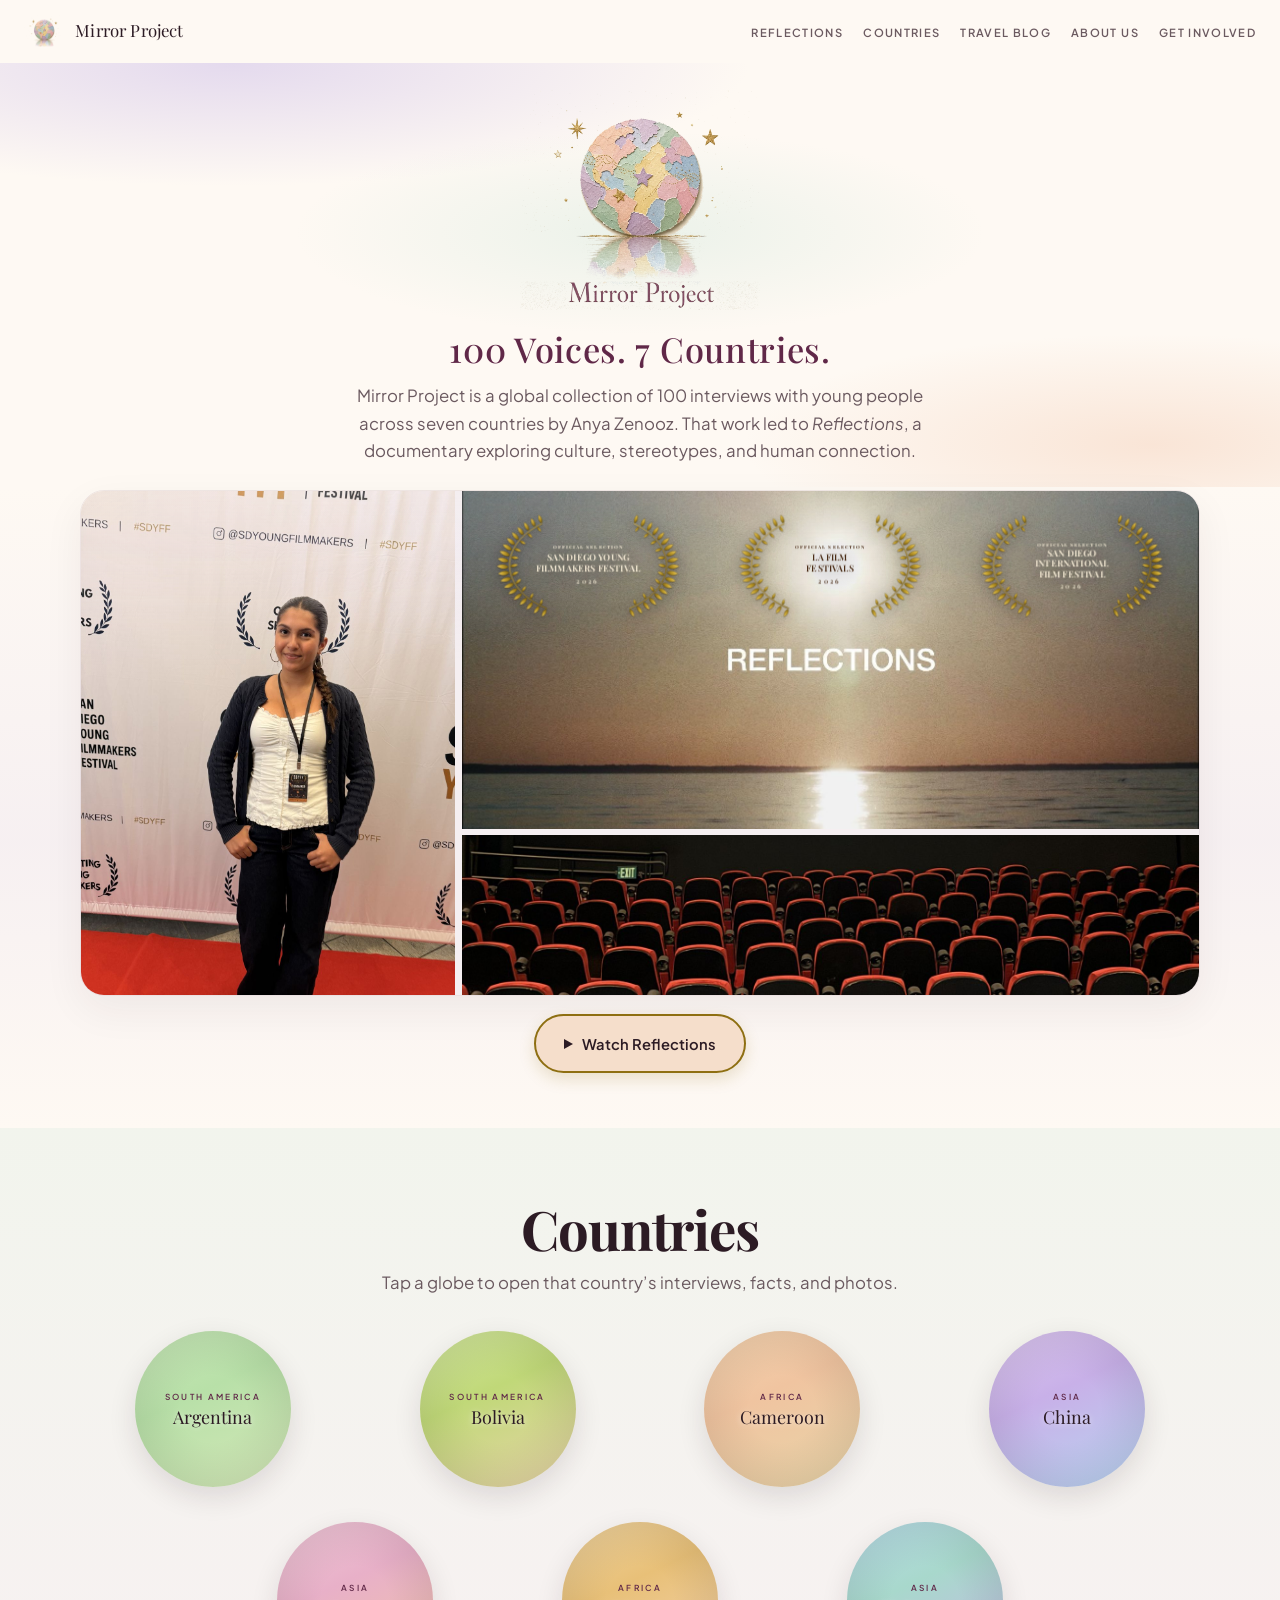
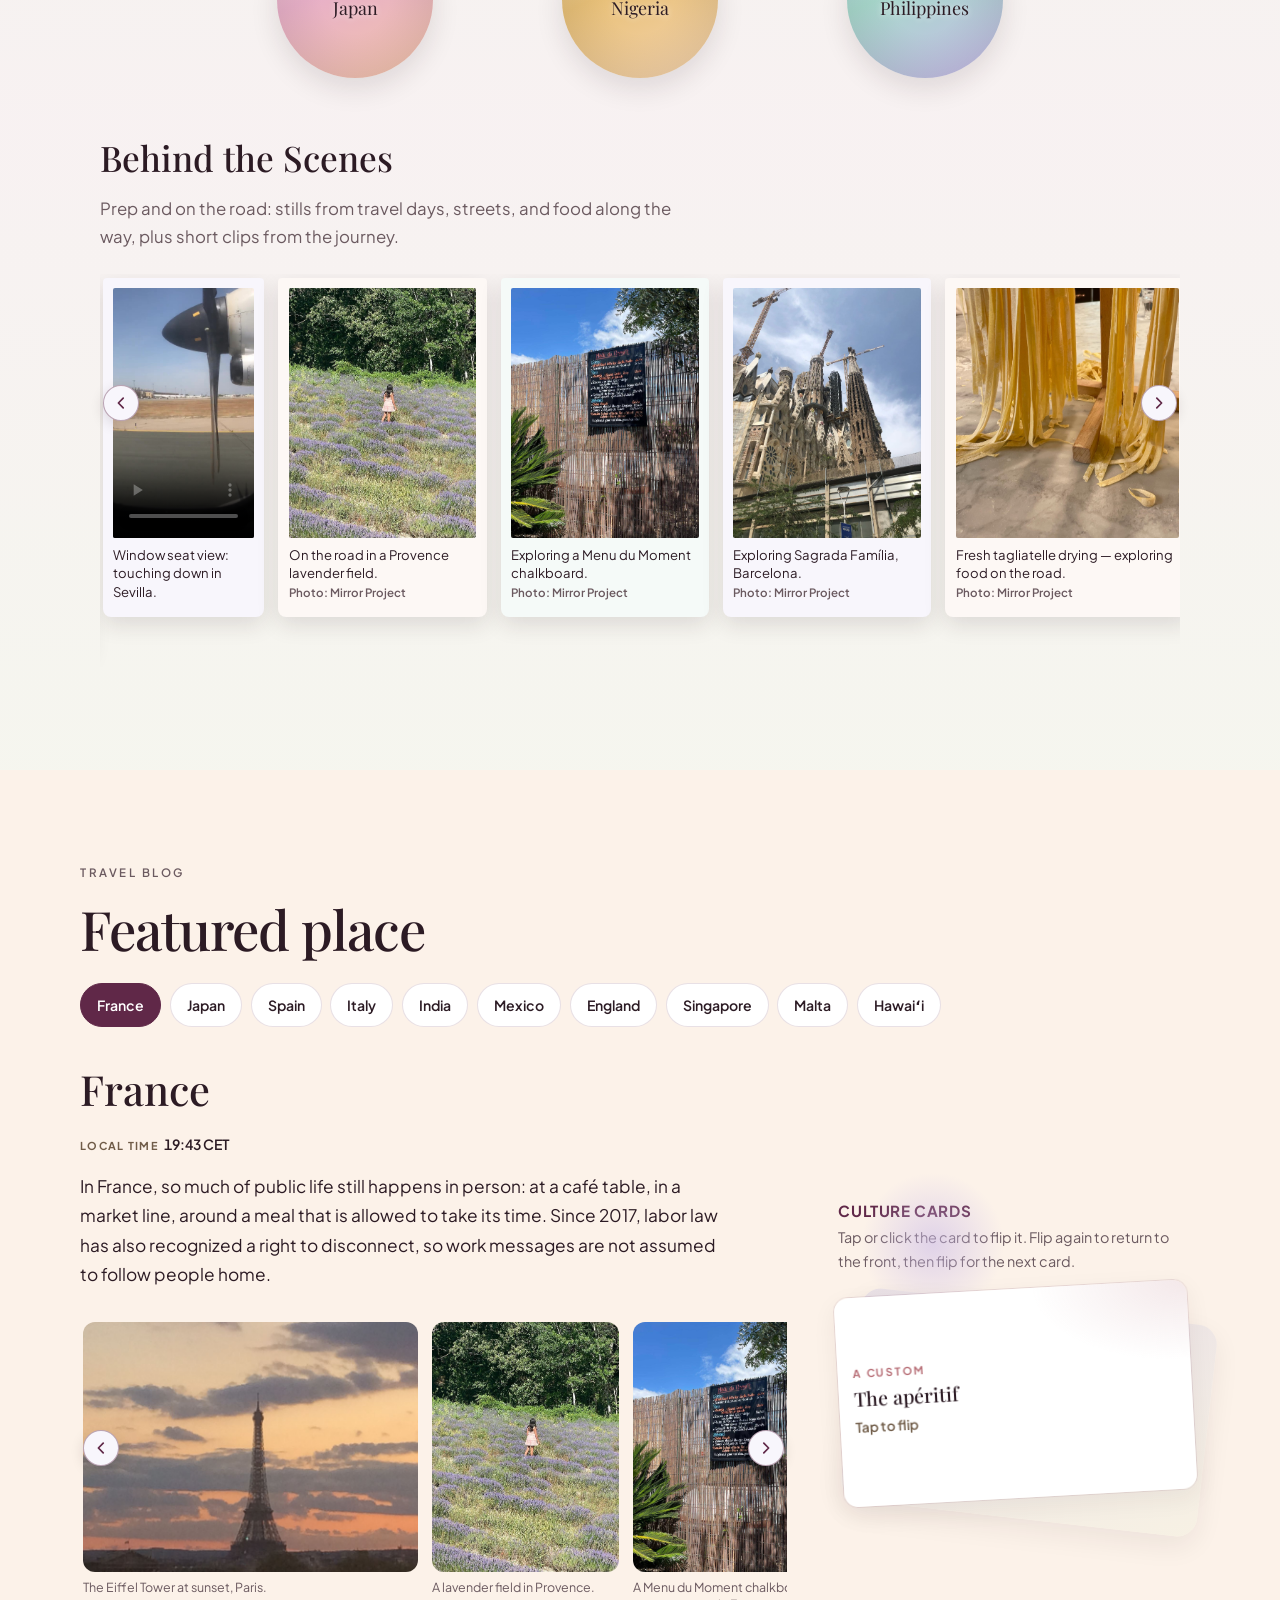
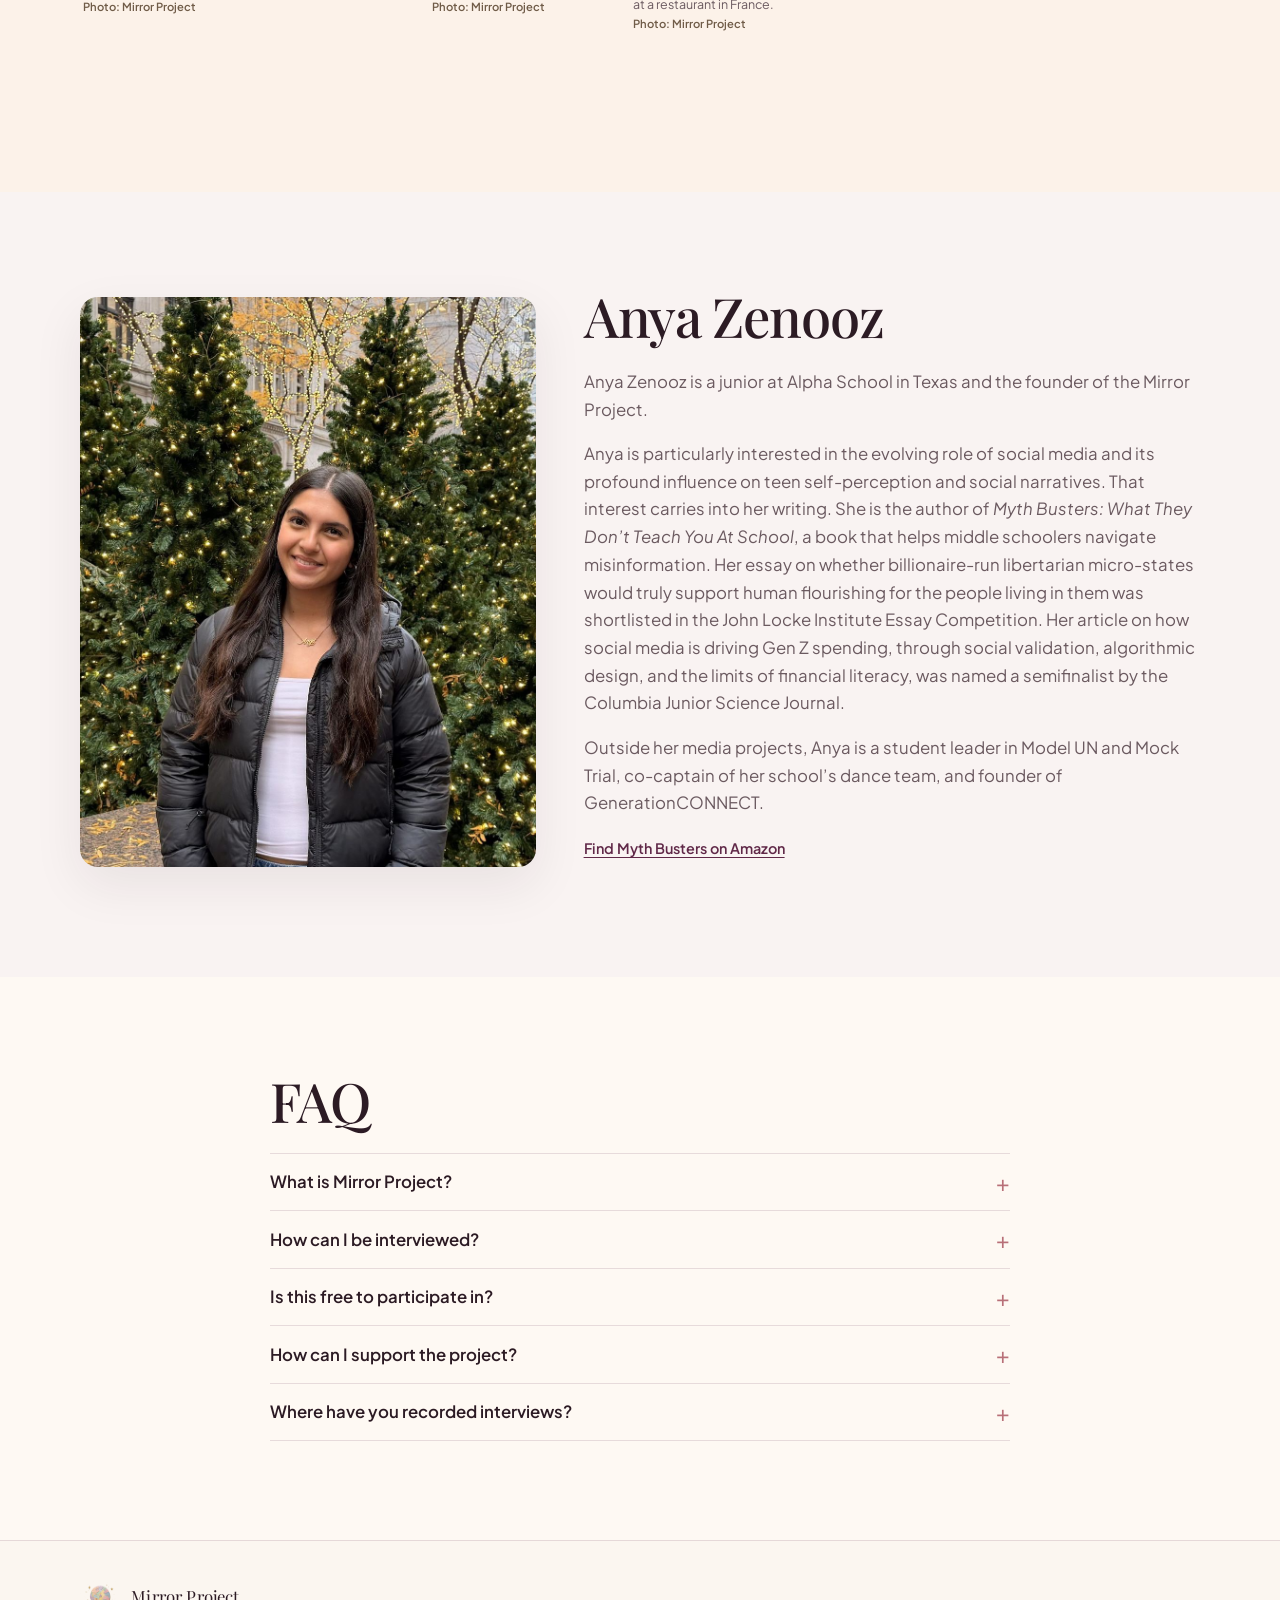
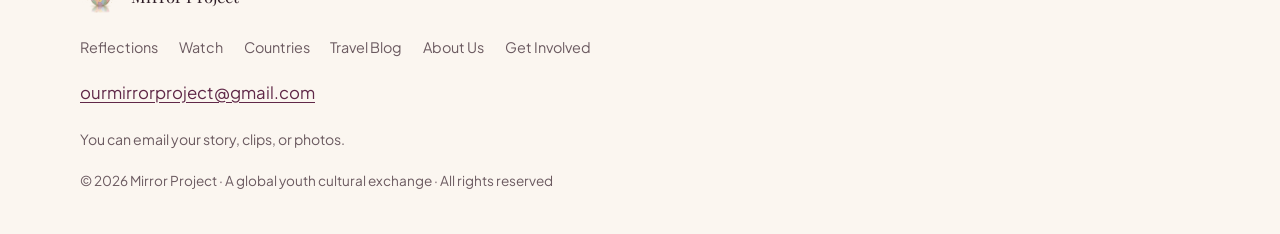
<file: index.html>
<!DOCTYPE html>
<html lang="en">
<head>
  <meta charset="UTF-8">
  <meta name="viewport" content="width=device-width, initial-scale=1">
  <title>Mirror Project</title>
  <meta name="description" content="Mirror Project is a global collection of 100 interviews with young people across seven countries by Anya Zenooz. That work led to Reflections, a documentary exploring culture, stereotypes, and human connection.">
  <link rel="canonical" href="https://ourmirrorproject.com/">
  <link rel="icon" href="favicon.png" type="image/png">
  <link rel="apple-touch-icon" href="assets/apple-touch-icon.png">
  <meta property="og:title" content="Mirror Project">
  <meta property="og:description" content="Mirror Project is a global collection of 100 interviews with young people across seven countries by Anya Zenooz. That work led to Reflections, a documentary exploring culture, stereotypes, and human connection.">
  <meta property="og:type" content="website">
  <meta property="og:url" content="https://ourmirrorproject.com/">
  <meta property="og:image" content="https://ourmirrorproject.com/assets/reflections.jpg">
  <meta name="twitter:card" content="summary_large_image">
  <link rel="preconnect" href="https://fonts.googleapis.com">
  <link rel="preconnect" href="https://fonts.gstatic.com" crossorigin>
  <link href="https://fonts.googleapis.com/css2?family=Playfair+Display:ital,wght@0,400;0,500;0,600;1,400;1,500&family=Playfair+Display+SC:wght@600;700&family=Plus+Jakarta+Sans:ital,wght@0,400;0,500;0,600;0,700;1,400&display=swap" rel="stylesheet">
  <link rel="stylesheet" href="styles.css?v=20261121a">
</head>
<body>
  <a class="skip-link" href="#main">Skip to content</a>

  <header class="site-header" id="top">
    <a class="brand" href="#top">
      <img class="brand-mark" src="assets/logo-mark.webp" width="44" height="44" alt="">
      <span class="brand-name">Mirror Project</span>
    </a>
    <button class="nav-toggle" type="button" aria-expanded="false" aria-controls="site-nav" aria-label="Open menu">
      <span></span><span></span>
    </button>
    <nav class="site-nav" id="site-nav" aria-label="Primary">
      <ul>
        <li><a href="#reflections">Reflections</a></li>
        <li><a href="#regions">Countries</a></li>
        <li><a href="#travel-blog">Travel Blog</a></li>
        <li><a href="#about">About Us</a></li>
        <li><a href="mailto:ourmirrorproject@gmail.com?subject=Getting%20involved%20with%20Mirror%20Project">Get Involved</a></li>
      </ul>
    </nav>
  </header>
  <main id="main">
    <section class="project-hero" id="intro">
      <div class="wrap">
        <img class="hero-logo" src="assets/logo.webp" width="900" height="844" alt="Mirror Project">
        <h1 class="hero-kicker">100 Voices. 7 Countries.</h1>
        <p class="hero-lede">Mirror Project is a global collection of 100 interviews with young people across seven countries by Anya Zenooz. That work led to <em>Reflections</em>, a documentary exploring culture, stereotypes, and human connection.</p>
      </div>
    </section>

    <section class="official-strip" id="reflections" aria-label="Official Selection">
      <div class="wrap">
        <h2 class="sr-only">Reflections — Official Selection</h2>
        <div class="official-collage">
          <div class="official-photos">
            <img class="op op-anya" src="assets/sdyff-2026.jpg" width="1162" height="1600" alt="Anya Zenooz in front of a San Diego Young Filmmakers Festival backdrop">
            <img class="op op-still" src="assets/reflections.jpg" width="1501" height="849" alt="Sun reflected on water, the title card for Reflections">
            <img class="op op-theater" src="assets/sdyff-theater-2026.jpg" width="1600" height="1253" alt="Rows of red theater seats facing a movie screen">
          </div>
          <div class="official-overlay official-overlay-right">
          <div class="official-laurels">
              <svg class="festival-laurel-badge" xmlns="http://www.w3.org/2000/svg" viewBox="0 0 540 400" width="540" height="400" role="img" aria-label="Official Selection, San Diego Young Filmmakers Festival, 2026">
  <defs>
    <linearGradient id="sdyff-gold" x1="0" y1="0" x2="0.2" y2="1">
      <stop offset="0%" stop-color="#F6DC8A"/>
      <stop offset="42%" stop-color="#D4B03A"/>
      <stop offset="100%" stop-color="#8E6F12"/>
    </linearGradient>
    <linearGradient id="sdyff-stem" x1="0" y1="0" x2="1" y2="1">
      <stop offset="0%" stop-color="#E4C45E"/>
      <stop offset="100%" stop-color="#8E6F12"/>
    </linearGradient>
    <filter id="sdyff-shadow" x="-20%" y="-20%" width="140%" height="140%">
      <feDropShadow dx="0" dy="1" stdDeviation="2.1" flood-color="#140C10" flood-opacity="0.8"/>
    </filter>
  </defs>
  <style>
    .sdyff-kicker {
      font-family: "Playfair Display SC", "Playfair Display", Palatino, "Palatino Linotype", Georgia, serif;
      font-size: 14px;
      font-weight: 600;
      letter-spacing: 0.22em;
      fill: #FFF4DE;
    }
    .sdyff-name {
      font-family: "Playfair Display", Palatino, "Palatino Linotype", Georgia, serif;
      font-size: 26px;
      font-weight: 600;
      letter-spacing: 0.02em;
      fill: #FFF4DE;
    }
    .sdyff-year {
      font-family: "Playfair Display", Palatino, "Palatino Linotype", Georgia, serif;
      font-size: 19px;
      font-weight: 600;
      letter-spacing: 0.36em;
      fill: #FFF4DE;
    }
  </style>
  <g filter="url(#sdyff-shadow)">
    <g><path class="fl-stem" d="M149.18,325.51L135.98,319.73L123.44,313.37L111.62,306.46L100.56,299.03L90.33,291.12L80.98,282.76L72.55,274.00L65.07,264.88L58.60,255.44L53.16,245.73L48.77,235.80L45.46,225.70L43.25,215.47L42.14,205.17L42.14,194.83L43.25,184.53L45.46,174.30L48.77,164.20L53.16,154.27L58.60,144.56L65.07,135.12L72.55,126.00L80.98,117.24L90.33,108.88L100.56,100.97L111.62,93.54L123.44,86.63L135.98,80.27" fill="none" stroke="url(#sdyff-stem)" stroke-width="2.1" stroke-linecap="round" stroke-linejoin="round"/>
<g transform="translate(147.90,328.66) rotate(208.92)"><path d="M0,0 C3.7152000000000003,-3.84 6.6048,-12.48 0,-24.0 C-6.6048,-12.48 -3.7152000000000003,-3.84 0,0 Z" fill="url(#sdyff-gold)" stroke="#7A5E10" stroke-width="0.4" stroke-linejoin="round"/><path d="M0,-2.4000000000000004 C0,-10.08 0,-17.28 0,-21.6" fill="none" stroke="#7A5E10" stroke-width="0.35" stroke-opacity="0.4"/></g>
<g transform="translate(127.39,319.30) rotate(213.92)"><path d="M0,0 C3.87,-4.0 6.88,-13.0 0,-25.0 C-6.88,-13.0 -3.87,-4.0 0,0 Z" fill="url(#sdyff-gold)" stroke="#7A5E10" stroke-width="0.4" stroke-linejoin="round"/><path d="M0,-2.5 C0,-10.5 0,-18.0 0,-22.5" fill="none" stroke="#7A5E10" stroke-width="0.35" stroke-opacity="0.4"/></g>
<g transform="translate(108.52,308.53) rotate(219.33)"><path d="M0,0 C4.0248,-4.16 7.1552,-13.52 0,-26.0 C-7.1552,-13.52 -4.0248,-4.16 0,0 Z" fill="url(#sdyff-gold)" stroke="#7A5E10" stroke-width="0.4" stroke-linejoin="round"/><path d="M0,-2.6 C0,-10.92 0,-18.72 0,-23.400000000000002" fill="none" stroke="#7A5E10" stroke-width="0.35" stroke-opacity="0.4"/></g>
<g transform="translate(91.54,296.47) rotate(225.23)"><path d="M0,0 C4.1796,-4.32 7.430400000000001,-14.040000000000001 0,-27.0 C-7.430400000000001,-14.040000000000001 -4.1796,-4.32 0,0 Z" fill="url(#sdyff-gold)" stroke="#7A5E10" stroke-width="0.4" stroke-linejoin="round"/><path d="M0,-2.7 C0,-11.34 0,-19.439999999999998 0,-24.3" fill="none" stroke="#7A5E10" stroke-width="0.35" stroke-opacity="0.4"/></g>
<g transform="translate(76.63,283.26) rotate(231.71)"><path d="M0,0 C4.3344,-4.48 7.7056000000000004,-14.56 0,-28.0 C-7.7056000000000004,-14.56 -4.3344,-4.48 0,0 Z" fill="url(#sdyff-gold)" stroke="#7A5E10" stroke-width="0.4" stroke-linejoin="round"/><path d="M0,-2.8000000000000003 C0,-11.76 0,-20.16 0,-25.2" fill="none" stroke="#7A5E10" stroke-width="0.35" stroke-opacity="0.4"/></g>
<g transform="translate(63.97,269.03) rotate(238.85)"><path d="M0,0 C4.489199999999999,-4.64 7.9807999999999995,-15.08 0,-29.0 C-7.9807999999999995,-15.08 -4.489199999999999,-4.64 0,0 Z" fill="url(#sdyff-gold)" stroke="#7A5E10" stroke-width="0.4" stroke-linejoin="round"/><path d="M0,-2.9000000000000004 C0,-12.18 0,-20.88 0,-26.1" fill="none" stroke="#7A5E10" stroke-width="0.35" stroke-opacity="0.4"/></g>
<g transform="translate(53.73,253.94) rotate(246.68)"><path d="M0,0 C4.643999999999999,-4.8 8.256,-15.600000000000001 0,-30.0 C-8.256,-15.600000000000001 -4.643999999999999,-4.8 0,0 Z" fill="url(#sdyff-gold)" stroke="#7A5E10" stroke-width="0.4" stroke-linejoin="round"/><path d="M0,-3.0 C0,-12.6 0,-21.599999999999998 0,-27.0" fill="none" stroke="#7A5E10" stroke-width="0.35" stroke-opacity="0.4"/></g>
<g transform="translate(46.05,238.17) rotate(255.20)"><path d="M0,0 C4.7988,-4.96 8.5312,-16.12 0,-31.0 C-8.5312,-16.12 -4.7988,-4.96 0,0 Z" fill="url(#sdyff-gold)" stroke="#7A5E10" stroke-width="0.4" stroke-linejoin="round"/><path d="M0,-3.1 C0,-13.02 0,-22.32 0,-27.900000000000002" fill="none" stroke="#7A5E10" stroke-width="0.35" stroke-opacity="0.4"/></g>
<g transform="translate(41.02,221.90) rotate(264.29)"><path d="M0,0 C4.9536,-5.12 8.8064,-16.64 0,-32.0 C-8.8064,-16.64 -4.9536,-5.12 0,0 Z" fill="url(#sdyff-gold)" stroke="#7A5E10" stroke-width="0.4" stroke-linejoin="round"/><path d="M0,-3.2 C0,-13.44 0,-23.04 0,-28.8" fill="none" stroke="#7A5E10" stroke-width="0.35" stroke-opacity="0.4"/></g>
<g transform="translate(38.74,205.35) rotate(-86.24)"><path d="M0,0 C5.1084,-5.28 9.0816,-17.16 0,-33.0 C-9.0816,-17.16 -5.1084,-5.28 0,0 Z" fill="url(#sdyff-gold)" stroke="#7A5E10" stroke-width="0.4" stroke-linejoin="round"/><path d="M0,-3.3000000000000003 C0,-13.86 0,-23.759999999999998 0,-29.7" fill="none" stroke="#7A5E10" stroke-width="0.35" stroke-opacity="0.4"/></g>
<g transform="translate(39.24,188.72) rotate(-76.67)"><path d="M0,0 C4.9536,-5.12 8.8064,-16.64 0,-32.0 C-8.8064,-16.64 -4.9536,-5.12 0,0 Z" fill="url(#sdyff-gold)" stroke="#7A5E10" stroke-width="0.4" stroke-linejoin="round"/><path d="M0,-3.2 C0,-13.44 0,-23.04 0,-28.8" fill="none" stroke="#7A5E10" stroke-width="0.35" stroke-opacity="0.4"/></g>
<g transform="translate(42.51,172.24) rotate(-67.30)"><path d="M0,0 C4.7988,-4.96 8.5312,-16.12 0,-31.0 C-8.5312,-16.12 -4.7988,-4.96 0,0 Z" fill="url(#sdyff-gold)" stroke="#7A5E10" stroke-width="0.4" stroke-linejoin="round"/><path d="M0,-3.1 C0,-13.02 0,-22.32 0,-27.900000000000002" fill="none" stroke="#7A5E10" stroke-width="0.35" stroke-opacity="0.4"/></g>
<g transform="translate(48.49,156.13) rotate(-58.40)"><path d="M0,0 C4.643999999999999,-4.8 8.256,-15.600000000000001 0,-30.0 C-8.256,-15.600000000000001 -4.643999999999999,-4.8 0,0 Z" fill="url(#sdyff-gold)" stroke="#7A5E10" stroke-width="0.4" stroke-linejoin="round"/><path d="M0,-3.0 C0,-12.6 0,-21.599999999999998 0,-27.0" fill="none" stroke="#7A5E10" stroke-width="0.35" stroke-opacity="0.4"/></g>
<g transform="translate(57.10,140.58) rotate(-50.12)"><path d="M0,0 C4.489199999999999,-4.64 7.9807999999999995,-15.08 0,-29.0 C-7.9807999999999995,-15.08 -4.489199999999999,-4.64 0,0 Z" fill="url(#sdyff-gold)" stroke="#7A5E10" stroke-width="0.4" stroke-linejoin="round"/><path d="M0,-2.9000000000000004 C0,-12.18 0,-20.88 0,-26.1" fill="none" stroke="#7A5E10" stroke-width="0.35" stroke-opacity="0.4"/></g>
<g transform="translate(68.22,125.78) rotate(-42.53)"><path d="M0,0 C4.3344,-4.48 7.7056000000000004,-14.56 0,-28.0 C-7.7056000000000004,-14.56 -4.3344,-4.48 0,0 Z" fill="url(#sdyff-gold)" stroke="#7A5E10" stroke-width="0.4" stroke-linejoin="round"/><path d="M0,-2.8000000000000003 C0,-11.76 0,-20.16 0,-25.2" fill="none" stroke="#7A5E10" stroke-width="0.35" stroke-opacity="0.4"/></g>
<g transform="translate(81.70,111.90) rotate(-35.64)"><path d="M0,0 C4.1796,-4.32 7.430400000000001,-14.040000000000001 0,-27.0 C-7.430400000000001,-14.040000000000001 -4.1796,-4.32 0,0 Z" fill="url(#sdyff-gold)" stroke="#7A5E10" stroke-width="0.4" stroke-linejoin="round"/><path d="M0,-2.7 C0,-11.34 0,-19.439999999999998 0,-24.3" fill="none" stroke="#7A5E10" stroke-width="0.35" stroke-opacity="0.4"/></g>
<g transform="translate(97.38,99.08) rotate(-29.37)"><path d="M0,0 C4.0248,-4.16 7.1552,-13.52 0,-26.0 C-7.1552,-13.52 -4.0248,-4.16 0,0 Z" fill="url(#sdyff-gold)" stroke="#7A5E10" stroke-width="0.4" stroke-linejoin="round"/><path d="M0,-2.6 C0,-10.92 0,-18.72 0,-23.400000000000002" fill="none" stroke="#7A5E10" stroke-width="0.35" stroke-opacity="0.4"/></g>
<g transform="translate(115.06,87.47) rotate(-23.66)"><path d="M0,0 C3.87,-4.0 6.88,-13.0 0,-25.0 C-6.88,-13.0 -3.87,-4.0 0,0 Z" fill="url(#sdyff-gold)" stroke="#7A5E10" stroke-width="0.4" stroke-linejoin="round"/><path d="M0,-2.5 C0,-10.5 0,-18.0 0,-22.5" fill="none" stroke="#7A5E10" stroke-width="0.35" stroke-opacity="0.4"/></g>
<g transform="translate(134.53,77.19) rotate(-18.41)"><path d="M0,0 C3.7152000000000003,-3.84 6.6048,-12.48 0,-24.0 C-6.6048,-12.48 -3.7152000000000003,-3.84 0,0 Z" fill="url(#sdyff-gold)" stroke="#7A5E10" stroke-width="0.4" stroke-linejoin="round"/><path d="M0,-2.4000000000000004 C0,-10.08 0,-17.28 0,-21.6" fill="none" stroke="#7A5E10" stroke-width="0.35" stroke-opacity="0.4"/></g>
<g transform="translate(131.87,315.29) rotate(16.83)"><path d="M0,0 C2.56968,-2.656 4.56832,-8.632000000000001 0,-16.6 C-4.56832,-8.632000000000001 -2.56968,-2.656 0,0 Z" fill="url(#sdyff-gold)" stroke="#7A5E10" stroke-width="0.4" stroke-linejoin="round"/><path d="M0,-1.6600000000000001 C0,-6.972 0,-11.952 0,-14.940000000000001" fill="none" stroke="#7A5E10" stroke-width="0.35" stroke-opacity="0.4"/></g>
<g transform="translate(102.43,297.66) rotate(25.85)"><path d="M0,0 C2.7385527272727272,-2.8305454545454545 4.868538181818182,-9.199272727272728 0,-17.69090909090909 C-4.868538181818182,-9.199272727272728 -2.7385527272727272,-2.8305454545454545 0,0 Z" fill="url(#sdyff-gold)" stroke="#7A5E10" stroke-width="0.4" stroke-linejoin="round"/><path d="M0,-1.7690909090909093 C0,-7.430181818181818 0,-12.737454545454545 0,-15.921818181818182" fill="none" stroke="#7A5E10" stroke-width="0.35" stroke-opacity="0.4"/></g>
<g transform="translate(78.31,276.98) rotate(36.32)"><path d="M0,0 C2.9074254545454545,-3.0050909090909093 5.168756363636364,-9.766545454545454 0,-18.78181818181818 C-5.168756363636364,-9.766545454545454 -2.9074254545454545,-3.0050909090909093 0,0 Z" fill="url(#sdyff-gold)" stroke="#7A5E10" stroke-width="0.4" stroke-linejoin="round"/><path d="M0,-1.8781818181818182 C0,-7.888363636363636 0,-13.52290909090909 0,-16.903636363636362" fill="none" stroke="#7A5E10" stroke-width="0.35" stroke-opacity="0.4"/></g>
<g transform="translate(60.26,253.94) rotate(48.56)"><path d="M0,0 C3.0762981818181814,-3.1796363636363636 5.468974545454545,-10.333818181818181 0,-19.87272727272727 C-5.468974545454545,-10.333818181818181 -3.0762981818181814,-3.1796363636363636 0,0 Z" fill="url(#sdyff-gold)" stroke="#7A5E10" stroke-width="0.4" stroke-linejoin="round"/><path d="M0,-1.9872727272727273 C0,-8.346545454545454 0,-14.308363636363636 0,-17.885454545454543" fill="none" stroke="#7A5E10" stroke-width="0.35" stroke-opacity="0.4"/></g>
<g transform="translate(48.81,229.28) rotate(62.62)"><path d="M0,0 C3.245170909090909,-3.3541818181818184 5.769192727272728,-10.90109090909091 0,-20.963636363636365 C-5.769192727272728,-10.90109090909091 -3.245170909090909,-3.3541818181818184 0,0 Z" fill="url(#sdyff-gold)" stroke="#7A5E10" stroke-width="0.4" stroke-linejoin="round"/><path d="M0,-2.0963636363636367 C0,-8.804727272727273 0,-15.093818181818182 0,-18.867272727272727" fill="none" stroke="#7A5E10" stroke-width="0.35" stroke-opacity="0.4"/></g>
<g transform="translate(44.28,203.76) rotate(77.98)"><path d="M0,0 C3.3971563636363635,-3.5112727272727273 6.039389090909091,-11.411636363636363 0,-21.945454545454545 C-6.039389090909091,-11.411636363636363 -3.3971563636363635,-3.5112727272727273 0,0 Z" fill="url(#sdyff-gold)" stroke="#7A5E10" stroke-width="0.4" stroke-linejoin="round"/><path d="M0,-2.194545454545455 C0,-9.217090909090908 0,-15.800727272727272 0,-19.75090909090909" fill="none" stroke="#7A5E10" stroke-width="0.35" stroke-opacity="0.4"/></g>
<g transform="translate(46.76,178.14) rotate(93.52)"><path d="M0,0 C3.2282836363636362,-3.336727272727273 5.73917090909091,-10.844363636363637 0,-20.854545454545455 C-5.73917090909091,-10.844363636363637 -3.2282836363636362,-3.336727272727273 0,0 Z" fill="url(#sdyff-gold)" stroke="#7A5E10" stroke-width="0.4" stroke-linejoin="round"/><path d="M0,-2.0854545454545454 C0,-8.758909090909091 0,-15.015272727272727 0,-18.76909090909091" fill="none" stroke="#7A5E10" stroke-width="0.35" stroke-opacity="0.4"/></g>
<g transform="translate(56.20,153.15) rotate(108.04)"><path d="M0,0 C3.0594109090909085,-3.1621818181818178 5.438952727272726,-10.277090909090909 0,-19.763636363636362 C-5.438952727272726,-10.277090909090909 -3.0594109090909085,-3.1621818181818178 0,0 Z" fill="url(#sdyff-gold)" stroke="#7A5E10" stroke-width="0.4" stroke-linejoin="round"/><path d="M0,-1.9763636363636363 C0,-8.300727272727272 0,-14.22981818181818 0,-17.787272727272725" fill="none" stroke="#7A5E10" stroke-width="0.35" stroke-opacity="0.4"/></g>
<g transform="translate(72.36,129.56) rotate(120.83)"><path d="M0,0 C2.8905381818181812,-2.9876363636363634 5.138734545454545,-9.709818181818182 0,-18.672727272727272 C-5.138734545454545,-9.709818181818182 -2.8905381818181812,-2.9876363636363634 0,0 Z" fill="url(#sdyff-gold)" stroke="#7A5E10" stroke-width="0.4" stroke-linejoin="round"/><path d="M0,-1.8672727272727272 C0,-7.842545454545454 0,-13.444363636363635 0,-16.805454545454545" fill="none" stroke="#7A5E10" stroke-width="0.35" stroke-opacity="0.4"/></g>
<g transform="translate(94.77,108.11) rotate(131.79)"><path d="M0,0 C2.7216654545454544,-2.813090909090909 4.838516363636364,-9.142545454545456 0,-17.581818181818182 C-4.838516363636364,-9.142545454545456 -2.7216654545454544,-2.813090909090909 0,0 Z" fill="url(#sdyff-gold)" stroke="#7A5E10" stroke-width="0.4" stroke-linejoin="round"/><path d="M0,-1.7581818181818183 C0,-7.384363636363636 0,-12.658909090909091 0,-15.823636363636364" fill="none" stroke="#7A5E10" stroke-width="0.35" stroke-opacity="0.4"/></g>
<g transform="translate(122.75,89.52) rotate(141.20)"><path d="M0,0 C2.5527927272727275,-2.6385454545454547 4.538298181818182,-8.575272727272727 0,-16.490909090909092 C-4.538298181818182,-8.575272727272727 -2.5527927272727275,-2.6385454545454547 0,0 Z" fill="url(#sdyff-gold)" stroke="#7A5E10" stroke-width="0.4" stroke-linejoin="round"/><path d="M0,-1.6490909090909094 C0,-6.926181818181818 0,-11.873454545454546 0,-14.841818181818184" fill="none" stroke="#7A5E10" stroke-width="0.35" stroke-opacity="0.4"/></g></g>
    <g><path class="fl-stem" d="M390.82,325.51L404.02,319.73L416.56,313.37L428.38,306.46L439.44,299.03L449.67,291.12L459.02,282.76L467.45,274.00L474.93,264.88L481.40,255.44L486.84,245.73L491.23,235.80L494.54,225.70L496.75,215.47L497.86,205.17L497.86,194.83L496.75,184.53L494.54,174.30L491.23,164.20L486.84,154.27L481.40,144.56L474.93,135.12L467.45,126.00L459.02,117.24L449.67,108.88L439.44,100.97L428.38,93.54L416.56,86.63L404.02,80.27" fill="none" stroke="url(#sdyff-stem)" stroke-width="2.1" stroke-linecap="round" stroke-linejoin="round"/>
<g transform="translate(392.10,328.66) rotate(151.08)"><path d="M0,0 C3.7152000000000003,-3.84 6.6048,-12.48 0,-24.0 C-6.6048,-12.48 -3.7152000000000003,-3.84 0,0 Z" fill="url(#sdyff-gold)" stroke="#7A5E10" stroke-width="0.4" stroke-linejoin="round"/><path d="M0,-2.4000000000000004 C0,-10.08 0,-17.28 0,-21.6" fill="none" stroke="#7A5E10" stroke-width="0.35" stroke-opacity="0.4"/></g>
<g transform="translate(412.61,319.30) rotate(146.08)"><path d="M0,0 C3.87,-4.0 6.88,-13.0 0,-25.0 C-6.88,-13.0 -3.87,-4.0 0,0 Z" fill="url(#sdyff-gold)" stroke="#7A5E10" stroke-width="0.4" stroke-linejoin="round"/><path d="M0,-2.5 C0,-10.5 0,-18.0 0,-22.5" fill="none" stroke="#7A5E10" stroke-width="0.35" stroke-opacity="0.4"/></g>
<g transform="translate(431.48,308.53) rotate(140.67)"><path d="M0,0 C4.0248,-4.16 7.1552,-13.52 0,-26.0 C-7.1552,-13.52 -4.0248,-4.16 0,0 Z" fill="url(#sdyff-gold)" stroke="#7A5E10" stroke-width="0.4" stroke-linejoin="round"/><path d="M0,-2.6 C0,-10.92 0,-18.72 0,-23.400000000000002" fill="none" stroke="#7A5E10" stroke-width="0.35" stroke-opacity="0.4"/></g>
<g transform="translate(448.46,296.47) rotate(134.77)"><path d="M0,0 C4.1796,-4.32 7.430400000000001,-14.040000000000001 0,-27.0 C-7.430400000000001,-14.040000000000001 -4.1796,-4.32 0,0 Z" fill="url(#sdyff-gold)" stroke="#7A5E10" stroke-width="0.4" stroke-linejoin="round"/><path d="M0,-2.7 C0,-11.34 0,-19.439999999999998 0,-24.3" fill="none" stroke="#7A5E10" stroke-width="0.35" stroke-opacity="0.4"/></g>
<g transform="translate(463.37,283.26) rotate(128.29)"><path d="M0,0 C4.3344,-4.48 7.7056000000000004,-14.56 0,-28.0 C-7.7056000000000004,-14.56 -4.3344,-4.48 0,0 Z" fill="url(#sdyff-gold)" stroke="#7A5E10" stroke-width="0.4" stroke-linejoin="round"/><path d="M0,-2.8000000000000003 C0,-11.76 0,-20.16 0,-25.2" fill="none" stroke="#7A5E10" stroke-width="0.35" stroke-opacity="0.4"/></g>
<g transform="translate(476.03,269.03) rotate(121.15)"><path d="M0,0 C4.489199999999999,-4.64 7.9807999999999995,-15.08 0,-29.0 C-7.9807999999999995,-15.08 -4.489199999999999,-4.64 0,0 Z" fill="url(#sdyff-gold)" stroke="#7A5E10" stroke-width="0.4" stroke-linejoin="round"/><path d="M0,-2.9000000000000004 C0,-12.18 0,-20.88 0,-26.1" fill="none" stroke="#7A5E10" stroke-width="0.35" stroke-opacity="0.4"/></g>
<g transform="translate(486.27,253.94) rotate(113.32)"><path d="M0,0 C4.643999999999999,-4.8 8.256,-15.600000000000001 0,-30.0 C-8.256,-15.600000000000001 -4.643999999999999,-4.8 0,0 Z" fill="url(#sdyff-gold)" stroke="#7A5E10" stroke-width="0.4" stroke-linejoin="round"/><path d="M0,-3.0 C0,-12.6 0,-21.599999999999998 0,-27.0" fill="none" stroke="#7A5E10" stroke-width="0.35" stroke-opacity="0.4"/></g>
<g transform="translate(493.95,238.17) rotate(104.80)"><path d="M0,0 C4.7988,-4.96 8.5312,-16.12 0,-31.0 C-8.5312,-16.12 -4.7988,-4.96 0,0 Z" fill="url(#sdyff-gold)" stroke="#7A5E10" stroke-width="0.4" stroke-linejoin="round"/><path d="M0,-3.1 C0,-13.02 0,-22.32 0,-27.900000000000002" fill="none" stroke="#7A5E10" stroke-width="0.35" stroke-opacity="0.4"/></g>
<g transform="translate(498.98,221.90) rotate(95.71)"><path d="M0,0 C4.9536,-5.12 8.8064,-16.64 0,-32.0 C-8.8064,-16.64 -4.9536,-5.12 0,0 Z" fill="url(#sdyff-gold)" stroke="#7A5E10" stroke-width="0.4" stroke-linejoin="round"/><path d="M0,-3.2 C0,-13.44 0,-23.04 0,-28.8" fill="none" stroke="#7A5E10" stroke-width="0.35" stroke-opacity="0.4"/></g>
<g transform="translate(501.26,205.35) rotate(86.24)"><path d="M0,0 C5.1084,-5.28 9.0816,-17.16 0,-33.0 C-9.0816,-17.16 -5.1084,-5.28 0,0 Z" fill="url(#sdyff-gold)" stroke="#7A5E10" stroke-width="0.4" stroke-linejoin="round"/><path d="M0,-3.3000000000000003 C0,-13.86 0,-23.759999999999998 0,-29.7" fill="none" stroke="#7A5E10" stroke-width="0.35" stroke-opacity="0.4"/></g>
<g transform="translate(500.76,188.72) rotate(76.67)"><path d="M0,0 C4.9536,-5.12 8.8064,-16.64 0,-32.0 C-8.8064,-16.64 -4.9536,-5.12 0,0 Z" fill="url(#sdyff-gold)" stroke="#7A5E10" stroke-width="0.4" stroke-linejoin="round"/><path d="M0,-3.2 C0,-13.44 0,-23.04 0,-28.8" fill="none" stroke="#7A5E10" stroke-width="0.35" stroke-opacity="0.4"/></g>
<g transform="translate(497.49,172.24) rotate(67.30)"><path d="M0,0 C4.7988,-4.96 8.5312,-16.12 0,-31.0 C-8.5312,-16.12 -4.7988,-4.96 0,0 Z" fill="url(#sdyff-gold)" stroke="#7A5E10" stroke-width="0.4" stroke-linejoin="round"/><path d="M0,-3.1 C0,-13.02 0,-22.32 0,-27.900000000000002" fill="none" stroke="#7A5E10" stroke-width="0.35" stroke-opacity="0.4"/></g>
<g transform="translate(491.51,156.13) rotate(58.40)"><path d="M0,0 C4.643999999999999,-4.8 8.256,-15.600000000000001 0,-30.0 C-8.256,-15.600000000000001 -4.643999999999999,-4.8 0,0 Z" fill="url(#sdyff-gold)" stroke="#7A5E10" stroke-width="0.4" stroke-linejoin="round"/><path d="M0,-3.0 C0,-12.6 0,-21.599999999999998 0,-27.0" fill="none" stroke="#7A5E10" stroke-width="0.35" stroke-opacity="0.4"/></g>
<g transform="translate(482.90,140.58) rotate(50.12)"><path d="M0,0 C4.489199999999999,-4.64 7.9807999999999995,-15.08 0,-29.0 C-7.9807999999999995,-15.08 -4.489199999999999,-4.64 0,0 Z" fill="url(#sdyff-gold)" stroke="#7A5E10" stroke-width="0.4" stroke-linejoin="round"/><path d="M0,-2.9000000000000004 C0,-12.18 0,-20.88 0,-26.1" fill="none" stroke="#7A5E10" stroke-width="0.35" stroke-opacity="0.4"/></g>
<g transform="translate(471.78,125.78) rotate(42.53)"><path d="M0,0 C4.3344,-4.48 7.7056000000000004,-14.56 0,-28.0 C-7.7056000000000004,-14.56 -4.3344,-4.48 0,0 Z" fill="url(#sdyff-gold)" stroke="#7A5E10" stroke-width="0.4" stroke-linejoin="round"/><path d="M0,-2.8000000000000003 C0,-11.76 0,-20.16 0,-25.2" fill="none" stroke="#7A5E10" stroke-width="0.35" stroke-opacity="0.4"/></g>
<g transform="translate(458.30,111.90) rotate(35.64)"><path d="M0,0 C4.1796,-4.32 7.430400000000001,-14.040000000000001 0,-27.0 C-7.430400000000001,-14.040000000000001 -4.1796,-4.32 0,0 Z" fill="url(#sdyff-gold)" stroke="#7A5E10" stroke-width="0.4" stroke-linejoin="round"/><path d="M0,-2.7 C0,-11.34 0,-19.439999999999998 0,-24.3" fill="none" stroke="#7A5E10" stroke-width="0.35" stroke-opacity="0.4"/></g>
<g transform="translate(442.62,99.08) rotate(29.37)"><path d="M0,0 C4.0248,-4.16 7.1552,-13.52 0,-26.0 C-7.1552,-13.52 -4.0248,-4.16 0,0 Z" fill="url(#sdyff-gold)" stroke="#7A5E10" stroke-width="0.4" stroke-linejoin="round"/><path d="M0,-2.6 C0,-10.92 0,-18.72 0,-23.400000000000002" fill="none" stroke="#7A5E10" stroke-width="0.35" stroke-opacity="0.4"/></g>
<g transform="translate(424.94,87.47) rotate(23.66)"><path d="M0,0 C3.87,-4.0 6.88,-13.0 0,-25.0 C-6.88,-13.0 -3.87,-4.0 0,0 Z" fill="url(#sdyff-gold)" stroke="#7A5E10" stroke-width="0.4" stroke-linejoin="round"/><path d="M0,-2.5 C0,-10.5 0,-18.0 0,-22.5" fill="none" stroke="#7A5E10" stroke-width="0.35" stroke-opacity="0.4"/></g>
<g transform="translate(405.47,77.19) rotate(18.41)"><path d="M0,0 C3.7152000000000003,-3.84 6.6048,-12.48 0,-24.0 C-6.6048,-12.48 -3.7152000000000003,-3.84 0,0 Z" fill="url(#sdyff-gold)" stroke="#7A5E10" stroke-width="0.4" stroke-linejoin="round"/><path d="M0,-2.4000000000000004 C0,-10.08 0,-17.28 0,-21.6" fill="none" stroke="#7A5E10" stroke-width="0.35" stroke-opacity="0.4"/></g>
<g transform="translate(408.13,315.29) rotate(-16.83)"><path d="M0,0 C2.56968,-2.656 4.56832,-8.632000000000001 0,-16.6 C-4.56832,-8.632000000000001 -2.56968,-2.656 0,0 Z" fill="url(#sdyff-gold)" stroke="#7A5E10" stroke-width="0.4" stroke-linejoin="round"/><path d="M0,-1.6600000000000001 C0,-6.972 0,-11.952 0,-14.940000000000001" fill="none" stroke="#7A5E10" stroke-width="0.35" stroke-opacity="0.4"/></g>
<g transform="translate(437.57,297.66) rotate(-25.85)"><path d="M0,0 C2.7385527272727272,-2.8305454545454545 4.868538181818182,-9.199272727272728 0,-17.69090909090909 C-4.868538181818182,-9.199272727272728 -2.7385527272727272,-2.8305454545454545 0,0 Z" fill="url(#sdyff-gold)" stroke="#7A5E10" stroke-width="0.4" stroke-linejoin="round"/><path d="M0,-1.7690909090909093 C0,-7.430181818181818 0,-12.737454545454545 0,-15.921818181818182" fill="none" stroke="#7A5E10" stroke-width="0.35" stroke-opacity="0.4"/></g>
<g transform="translate(461.69,276.98) rotate(-36.32)"><path d="M0,0 C2.9074254545454545,-3.0050909090909093 5.168756363636364,-9.766545454545454 0,-18.78181818181818 C-5.168756363636364,-9.766545454545454 -2.9074254545454545,-3.0050909090909093 0,0 Z" fill="url(#sdyff-gold)" stroke="#7A5E10" stroke-width="0.4" stroke-linejoin="round"/><path d="M0,-1.8781818181818182 C0,-7.888363636363636 0,-13.52290909090909 0,-16.903636363636362" fill="none" stroke="#7A5E10" stroke-width="0.35" stroke-opacity="0.4"/></g>
<g transform="translate(479.74,253.94) rotate(-48.56)"><path d="M0,0 C3.0762981818181814,-3.1796363636363636 5.468974545454545,-10.333818181818181 0,-19.87272727272727 C-5.468974545454545,-10.333818181818181 -3.0762981818181814,-3.1796363636363636 0,0 Z" fill="url(#sdyff-gold)" stroke="#7A5E10" stroke-width="0.4" stroke-linejoin="round"/><path d="M0,-1.9872727272727273 C0,-8.346545454545454 0,-14.308363636363636 0,-17.885454545454543" fill="none" stroke="#7A5E10" stroke-width="0.35" stroke-opacity="0.4"/></g>
<g transform="translate(491.19,229.28) rotate(-62.62)"><path d="M0,0 C3.245170909090909,-3.3541818181818184 5.769192727272728,-10.90109090909091 0,-20.963636363636365 C-5.769192727272728,-10.90109090909091 -3.245170909090909,-3.3541818181818184 0,0 Z" fill="url(#sdyff-gold)" stroke="#7A5E10" stroke-width="0.4" stroke-linejoin="round"/><path d="M0,-2.0963636363636367 C0,-8.804727272727273 0,-15.093818181818182 0,-18.867272727272727" fill="none" stroke="#7A5E10" stroke-width="0.35" stroke-opacity="0.4"/></g>
<g transform="translate(495.72,203.76) rotate(-77.98)"><path d="M0,0 C3.3971563636363635,-3.5112727272727273 6.039389090909091,-11.411636363636363 0,-21.945454545454545 C-6.039389090909091,-11.411636363636363 -3.3971563636363635,-3.5112727272727273 0,0 Z" fill="url(#sdyff-gold)" stroke="#7A5E10" stroke-width="0.4" stroke-linejoin="round"/><path d="M0,-2.194545454545455 C0,-9.217090909090908 0,-15.800727272727272 0,-19.75090909090909" fill="none" stroke="#7A5E10" stroke-width="0.35" stroke-opacity="0.4"/></g>
<g transform="translate(493.24,178.14) rotate(266.48)"><path d="M0,0 C3.2282836363636362,-3.336727272727273 5.73917090909091,-10.844363636363637 0,-20.854545454545455 C-5.73917090909091,-10.844363636363637 -3.2282836363636362,-3.336727272727273 0,0 Z" fill="url(#sdyff-gold)" stroke="#7A5E10" stroke-width="0.4" stroke-linejoin="round"/><path d="M0,-2.0854545454545454 C0,-8.758909090909091 0,-15.015272727272727 0,-18.76909090909091" fill="none" stroke="#7A5E10" stroke-width="0.35" stroke-opacity="0.4"/></g>
<g transform="translate(483.80,153.15) rotate(251.96)"><path d="M0,0 C3.0594109090909085,-3.1621818181818178 5.438952727272726,-10.277090909090909 0,-19.763636363636362 C-5.438952727272726,-10.277090909090909 -3.0594109090909085,-3.1621818181818178 0,0 Z" fill="url(#sdyff-gold)" stroke="#7A5E10" stroke-width="0.4" stroke-linejoin="round"/><path d="M0,-1.9763636363636363 C0,-8.300727272727272 0,-14.22981818181818 0,-17.787272727272725" fill="none" stroke="#7A5E10" stroke-width="0.35" stroke-opacity="0.4"/></g>
<g transform="translate(467.64,129.56) rotate(239.17)"><path d="M0,0 C2.8905381818181812,-2.9876363636363634 5.138734545454545,-9.709818181818182 0,-18.672727272727272 C-5.138734545454545,-9.709818181818182 -2.8905381818181812,-2.9876363636363634 0,0 Z" fill="url(#sdyff-gold)" stroke="#7A5E10" stroke-width="0.4" stroke-linejoin="round"/><path d="M0,-1.8672727272727272 C0,-7.842545454545454 0,-13.444363636363635 0,-16.805454545454545" fill="none" stroke="#7A5E10" stroke-width="0.35" stroke-opacity="0.4"/></g>
<g transform="translate(445.23,108.11) rotate(228.21)"><path d="M0,0 C2.7216654545454544,-2.813090909090909 4.838516363636364,-9.142545454545456 0,-17.581818181818182 C-4.838516363636364,-9.142545454545456 -2.7216654545454544,-2.813090909090909 0,0 Z" fill="url(#sdyff-gold)" stroke="#7A5E10" stroke-width="0.4" stroke-linejoin="round"/><path d="M0,-1.7581818181818183 C0,-7.384363636363636 0,-12.658909090909091 0,-15.823636363636364" fill="none" stroke="#7A5E10" stroke-width="0.35" stroke-opacity="0.4"/></g>
<g transform="translate(417.25,89.52) rotate(218.80)"><path d="M0,0 C2.5527927272727275,-2.6385454545454547 4.538298181818182,-8.575272727272727 0,-16.490909090909092 C-4.538298181818182,-8.575272727272727 -2.5527927272727275,-2.6385454545454547 0,0 Z" fill="url(#sdyff-gold)" stroke="#7A5E10" stroke-width="0.4" stroke-linejoin="round"/><path d="M0,-1.6490909090909094 C0,-6.926181818181818 0,-11.873454545454546 0,-14.841818181818184" fill="none" stroke="#7A5E10" stroke-width="0.35" stroke-opacity="0.4"/></g></g>
  </g>
<text x="270" y="154" text-anchor="middle" class="sdyff-kicker" fill="#FFF4DE">OFFICIAL SELECTION</text>
    <text x="270" y="186" text-anchor="middle" class="sdyff-name" fill="#FFF4DE">SAN DIEGO YOUNG</text>
<text x="270" y="218" text-anchor="middle" class="sdyff-name" fill="#FFF4DE">FILMMAKERS FESTIVAL</text>
    <text x="270" y="254" text-anchor="middle" class="sdyff-year" fill="#FFF4DE">2026</text>
</svg>

              <svg class="festival-laurel-badge" xmlns="http://www.w3.org/2000/svg" viewBox="0 0 540 400" width="540" height="400" role="img" aria-label="Official Selection, LA Film Festivals, 2026">
  <defs>
    <linearGradient id="laff-gold" x1="0" y1="0" x2="0.2" y2="1">
      <stop offset="0%" stop-color="#F6DC8A"/>
      <stop offset="42%" stop-color="#D4B03A"/>
      <stop offset="100%" stop-color="#8E6F12"/>
    </linearGradient>
    <linearGradient id="laff-stem" x1="0" y1="0" x2="1" y2="1">
      <stop offset="0%" stop-color="#E4C45E"/>
      <stop offset="100%" stop-color="#8E6F12"/>
    </linearGradient>
    <filter id="laff-shadow" x="-20%" y="-20%" width="140%" height="140%">
      <feDropShadow dx="0" dy="1" stdDeviation="2.1" flood-color="#140C10" flood-opacity="0.8"/>
    </filter>
  </defs>
  <style>
    .laff-kicker {
      font-family: "Playfair Display SC", "Playfair Display", Palatino, "Palatino Linotype", Georgia, serif;
      font-size: 14px;
      font-weight: 600;
      letter-spacing: 0.22em;
      fill: #4A2C17;
    }
    .laff-name {
      font-family: "Playfair Display", Palatino, "Palatino Linotype", Georgia, serif;
      font-size: 26px;
      font-weight: 600;
      letter-spacing: 0.02em;
      fill: #4A2C17;
    }
    .laff-year {
      font-family: "Playfair Display", Palatino, "Palatino Linotype", Georgia, serif;
      font-size: 19px;
      font-weight: 600;
      letter-spacing: 0.36em;
      fill: #4A2C17;
    }
  </style>
  <g filter="url(#laff-shadow)">
    <g><path class="fl-stem" d="M149.18,325.51L135.98,319.73L123.44,313.37L111.62,306.46L100.56,299.03L90.33,291.12L80.98,282.76L72.55,274.00L65.07,264.88L58.60,255.44L53.16,245.73L48.77,235.80L45.46,225.70L43.25,215.47L42.14,205.17L42.14,194.83L43.25,184.53L45.46,174.30L48.77,164.20L53.16,154.27L58.60,144.56L65.07,135.12L72.55,126.00L80.98,117.24L90.33,108.88L100.56,100.97L111.62,93.54L123.44,86.63L135.98,80.27" fill="none" stroke="url(#laff-stem)" stroke-width="2.1" stroke-linecap="round" stroke-linejoin="round"/>
<g transform="translate(147.90,328.66) rotate(208.92)"><path d="M0,0 C3.7152000000000003,-3.84 6.6048,-12.48 0,-24.0 C-6.6048,-12.48 -3.7152000000000003,-3.84 0,0 Z" fill="url(#laff-gold)" stroke="#7A5E10" stroke-width="0.4" stroke-linejoin="round"/><path d="M0,-2.4000000000000004 C0,-10.08 0,-17.28 0,-21.6" fill="none" stroke="#7A5E10" stroke-width="0.35" stroke-opacity="0.4"/></g>
<g transform="translate(127.39,319.30) rotate(213.92)"><path d="M0,0 C3.87,-4.0 6.88,-13.0 0,-25.0 C-6.88,-13.0 -3.87,-4.0 0,0 Z" fill="url(#laff-gold)" stroke="#7A5E10" stroke-width="0.4" stroke-linejoin="round"/><path d="M0,-2.5 C0,-10.5 0,-18.0 0,-22.5" fill="none" stroke="#7A5E10" stroke-width="0.35" stroke-opacity="0.4"/></g>
<g transform="translate(108.52,308.53) rotate(219.33)"><path d="M0,0 C4.0248,-4.16 7.1552,-13.52 0,-26.0 C-7.1552,-13.52 -4.0248,-4.16 0,0 Z" fill="url(#laff-gold)" stroke="#7A5E10" stroke-width="0.4" stroke-linejoin="round"/><path d="M0,-2.6 C0,-10.92 0,-18.72 0,-23.400000000000002" fill="none" stroke="#7A5E10" stroke-width="0.35" stroke-opacity="0.4"/></g>
<g transform="translate(91.54,296.47) rotate(225.23)"><path d="M0,0 C4.1796,-4.32 7.430400000000001,-14.040000000000001 0,-27.0 C-7.430400000000001,-14.040000000000001 -4.1796,-4.32 0,0 Z" fill="url(#laff-gold)" stroke="#7A5E10" stroke-width="0.4" stroke-linejoin="round"/><path d="M0,-2.7 C0,-11.34 0,-19.439999999999998 0,-24.3" fill="none" stroke="#7A5E10" stroke-width="0.35" stroke-opacity="0.4"/></g>
<g transform="translate(76.63,283.26) rotate(231.71)"><path d="M0,0 C4.3344,-4.48 7.7056000000000004,-14.56 0,-28.0 C-7.7056000000000004,-14.56 -4.3344,-4.48 0,0 Z" fill="url(#laff-gold)" stroke="#7A5E10" stroke-width="0.4" stroke-linejoin="round"/><path d="M0,-2.8000000000000003 C0,-11.76 0,-20.16 0,-25.2" fill="none" stroke="#7A5E10" stroke-width="0.35" stroke-opacity="0.4"/></g>
<g transform="translate(63.97,269.03) rotate(238.85)"><path d="M0,0 C4.489199999999999,-4.64 7.9807999999999995,-15.08 0,-29.0 C-7.9807999999999995,-15.08 -4.489199999999999,-4.64 0,0 Z" fill="url(#laff-gold)" stroke="#7A5E10" stroke-width="0.4" stroke-linejoin="round"/><path d="M0,-2.9000000000000004 C0,-12.18 0,-20.88 0,-26.1" fill="none" stroke="#7A5E10" stroke-width="0.35" stroke-opacity="0.4"/></g>
<g transform="translate(53.73,253.94) rotate(246.68)"><path d="M0,0 C4.643999999999999,-4.8 8.256,-15.600000000000001 0,-30.0 C-8.256,-15.600000000000001 -4.643999999999999,-4.8 0,0 Z" fill="url(#laff-gold)" stroke="#7A5E10" stroke-width="0.4" stroke-linejoin="round"/><path d="M0,-3.0 C0,-12.6 0,-21.599999999999998 0,-27.0" fill="none" stroke="#7A5E10" stroke-width="0.35" stroke-opacity="0.4"/></g>
<g transform="translate(46.05,238.17) rotate(255.20)"><path d="M0,0 C4.7988,-4.96 8.5312,-16.12 0,-31.0 C-8.5312,-16.12 -4.7988,-4.96 0,0 Z" fill="url(#laff-gold)" stroke="#7A5E10" stroke-width="0.4" stroke-linejoin="round"/><path d="M0,-3.1 C0,-13.02 0,-22.32 0,-27.900000000000002" fill="none" stroke="#7A5E10" stroke-width="0.35" stroke-opacity="0.4"/></g>
<g transform="translate(41.02,221.90) rotate(264.29)"><path d="M0,0 C4.9536,-5.12 8.8064,-16.64 0,-32.0 C-8.8064,-16.64 -4.9536,-5.12 0,0 Z" fill="url(#laff-gold)" stroke="#7A5E10" stroke-width="0.4" stroke-linejoin="round"/><path d="M0,-3.2 C0,-13.44 0,-23.04 0,-28.8" fill="none" stroke="#7A5E10" stroke-width="0.35" stroke-opacity="0.4"/></g>
<g transform="translate(38.74,205.35) rotate(-86.24)"><path d="M0,0 C5.1084,-5.28 9.0816,-17.16 0,-33.0 C-9.0816,-17.16 -5.1084,-5.28 0,0 Z" fill="url(#laff-gold)" stroke="#7A5E10" stroke-width="0.4" stroke-linejoin="round"/><path d="M0,-3.3000000000000003 C0,-13.86 0,-23.759999999999998 0,-29.7" fill="none" stroke="#7A5E10" stroke-width="0.35" stroke-opacity="0.4"/></g>
<g transform="translate(39.24,188.72) rotate(-76.67)"><path d="M0,0 C4.9536,-5.12 8.8064,-16.64 0,-32.0 C-8.8064,-16.64 -4.9536,-5.12 0,0 Z" fill="url(#laff-gold)" stroke="#7A5E10" stroke-width="0.4" stroke-linejoin="round"/><path d="M0,-3.2 C0,-13.44 0,-23.04 0,-28.8" fill="none" stroke="#7A5E10" stroke-width="0.35" stroke-opacity="0.4"/></g>
<g transform="translate(42.51,172.24) rotate(-67.30)"><path d="M0,0 C4.7988,-4.96 8.5312,-16.12 0,-31.0 C-8.5312,-16.12 -4.7988,-4.96 0,0 Z" fill="url(#laff-gold)" stroke="#7A5E10" stroke-width="0.4" stroke-linejoin="round"/><path d="M0,-3.1 C0,-13.02 0,-22.32 0,-27.900000000000002" fill="none" stroke="#7A5E10" stroke-width="0.35" stroke-opacity="0.4"/></g>
<g transform="translate(48.49,156.13) rotate(-58.40)"><path d="M0,0 C4.643999999999999,-4.8 8.256,-15.600000000000001 0,-30.0 C-8.256,-15.600000000000001 -4.643999999999999,-4.8 0,0 Z" fill="url(#laff-gold)" stroke="#7A5E10" stroke-width="0.4" stroke-linejoin="round"/><path d="M0,-3.0 C0,-12.6 0,-21.599999999999998 0,-27.0" fill="none" stroke="#7A5E10" stroke-width="0.35" stroke-opacity="0.4"/></g>
<g transform="translate(57.10,140.58) rotate(-50.12)"><path d="M0,0 C4.489199999999999,-4.64 7.9807999999999995,-15.08 0,-29.0 C-7.9807999999999995,-15.08 -4.489199999999999,-4.64 0,0 Z" fill="url(#laff-gold)" stroke="#7A5E10" stroke-width="0.4" stroke-linejoin="round"/><path d="M0,-2.9000000000000004 C0,-12.18 0,-20.88 0,-26.1" fill="none" stroke="#7A5E10" stroke-width="0.35" stroke-opacity="0.4"/></g>
<g transform="translate(68.22,125.78) rotate(-42.53)"><path d="M0,0 C4.3344,-4.48 7.7056000000000004,-14.56 0,-28.0 C-7.7056000000000004,-14.56 -4.3344,-4.48 0,0 Z" fill="url(#laff-gold)" stroke="#7A5E10" stroke-width="0.4" stroke-linejoin="round"/><path d="M0,-2.8000000000000003 C0,-11.76 0,-20.16 0,-25.2" fill="none" stroke="#7A5E10" stroke-width="0.35" stroke-opacity="0.4"/></g>
<g transform="translate(81.70,111.90) rotate(-35.64)"><path d="M0,0 C4.1796,-4.32 7.430400000000001,-14.040000000000001 0,-27.0 C-7.430400000000001,-14.040000000000001 -4.1796,-4.32 0,0 Z" fill="url(#laff-gold)" stroke="#7A5E10" stroke-width="0.4" stroke-linejoin="round"/><path d="M0,-2.7 C0,-11.34 0,-19.439999999999998 0,-24.3" fill="none" stroke="#7A5E10" stroke-width="0.35" stroke-opacity="0.4"/></g>
<g transform="translate(97.38,99.08) rotate(-29.37)"><path d="M0,0 C4.0248,-4.16 7.1552,-13.52 0,-26.0 C-7.1552,-13.52 -4.0248,-4.16 0,0 Z" fill="url(#laff-gold)" stroke="#7A5E10" stroke-width="0.4" stroke-linejoin="round"/><path d="M0,-2.6 C0,-10.92 0,-18.72 0,-23.400000000000002" fill="none" stroke="#7A5E10" stroke-width="0.35" stroke-opacity="0.4"/></g>
<g transform="translate(115.06,87.47) rotate(-23.66)"><path d="M0,0 C3.87,-4.0 6.88,-13.0 0,-25.0 C-6.88,-13.0 -3.87,-4.0 0,0 Z" fill="url(#laff-gold)" stroke="#7A5E10" stroke-width="0.4" stroke-linejoin="round"/><path d="M0,-2.5 C0,-10.5 0,-18.0 0,-22.5" fill="none" stroke="#7A5E10" stroke-width="0.35" stroke-opacity="0.4"/></g>
<g transform="translate(134.53,77.19) rotate(-18.41)"><path d="M0,0 C3.7152000000000003,-3.84 6.6048,-12.48 0,-24.0 C-6.6048,-12.48 -3.7152000000000003,-3.84 0,0 Z" fill="url(#laff-gold)" stroke="#7A5E10" stroke-width="0.4" stroke-linejoin="round"/><path d="M0,-2.4000000000000004 C0,-10.08 0,-17.28 0,-21.6" fill="none" stroke="#7A5E10" stroke-width="0.35" stroke-opacity="0.4"/></g>
<g transform="translate(131.87,315.29) rotate(16.83)"><path d="M0,0 C2.56968,-2.656 4.56832,-8.632000000000001 0,-16.6 C-4.56832,-8.632000000000001 -2.56968,-2.656 0,0 Z" fill="url(#laff-gold)" stroke="#7A5E10" stroke-width="0.4" stroke-linejoin="round"/><path d="M0,-1.6600000000000001 C0,-6.972 0,-11.952 0,-14.940000000000001" fill="none" stroke="#7A5E10" stroke-width="0.35" stroke-opacity="0.4"/></g>
<g transform="translate(102.43,297.66) rotate(25.85)"><path d="M0,0 C2.7385527272727272,-2.8305454545454545 4.868538181818182,-9.199272727272728 0,-17.69090909090909 C-4.868538181818182,-9.199272727272728 -2.7385527272727272,-2.8305454545454545 0,0 Z" fill="url(#laff-gold)" stroke="#7A5E10" stroke-width="0.4" stroke-linejoin="round"/><path d="M0,-1.7690909090909093 C0,-7.430181818181818 0,-12.737454545454545 0,-15.921818181818182" fill="none" stroke="#7A5E10" stroke-width="0.35" stroke-opacity="0.4"/></g>
<g transform="translate(78.31,276.98) rotate(36.32)"><path d="M0,0 C2.9074254545454545,-3.0050909090909093 5.168756363636364,-9.766545454545454 0,-18.78181818181818 C-5.168756363636364,-9.766545454545454 -2.9074254545454545,-3.0050909090909093 0,0 Z" fill="url(#laff-gold)" stroke="#7A5E10" stroke-width="0.4" stroke-linejoin="round"/><path d="M0,-1.8781818181818182 C0,-7.888363636363636 0,-13.52290909090909 0,-16.903636363636362" fill="none" stroke="#7A5E10" stroke-width="0.35" stroke-opacity="0.4"/></g>
<g transform="translate(60.26,253.94) rotate(48.56)"><path d="M0,0 C3.0762981818181814,-3.1796363636363636 5.468974545454545,-10.333818181818181 0,-19.87272727272727 C-5.468974545454545,-10.333818181818181 -3.0762981818181814,-3.1796363636363636 0,0 Z" fill="url(#laff-gold)" stroke="#7A5E10" stroke-width="0.4" stroke-linejoin="round"/><path d="M0,-1.9872727272727273 C0,-8.346545454545454 0,-14.308363636363636 0,-17.885454545454543" fill="none" stroke="#7A5E10" stroke-width="0.35" stroke-opacity="0.4"/></g>
<g transform="translate(48.81,229.28) rotate(62.62)"><path d="M0,0 C3.245170909090909,-3.3541818181818184 5.769192727272728,-10.90109090909091 0,-20.963636363636365 C-5.769192727272728,-10.90109090909091 -3.245170909090909,-3.3541818181818184 0,0 Z" fill="url(#laff-gold)" stroke="#7A5E10" stroke-width="0.4" stroke-linejoin="round"/><path d="M0,-2.0963636363636367 C0,-8.804727272727273 0,-15.093818181818182 0,-18.867272727272727" fill="none" stroke="#7A5E10" stroke-width="0.35" stroke-opacity="0.4"/></g>
<g transform="translate(44.28,203.76) rotate(77.98)"><path d="M0,0 C3.3971563636363635,-3.5112727272727273 6.039389090909091,-11.411636363636363 0,-21.945454545454545 C-6.039389090909091,-11.411636363636363 -3.3971563636363635,-3.5112727272727273 0,0 Z" fill="url(#laff-gold)" stroke="#7A5E10" stroke-width="0.4" stroke-linejoin="round"/><path d="M0,-2.194545454545455 C0,-9.217090909090908 0,-15.800727272727272 0,-19.75090909090909" fill="none" stroke="#7A5E10" stroke-width="0.35" stroke-opacity="0.4"/></g>
<g transform="translate(46.76,178.14) rotate(93.52)"><path d="M0,0 C3.2282836363636362,-3.336727272727273 5.73917090909091,-10.844363636363637 0,-20.854545454545455 C-5.73917090909091,-10.844363636363637 -3.2282836363636362,-3.336727272727273 0,0 Z" fill="url(#laff-gold)" stroke="#7A5E10" stroke-width="0.4" stroke-linejoin="round"/><path d="M0,-2.0854545454545454 C0,-8.758909090909091 0,-15.015272727272727 0,-18.76909090909091" fill="none" stroke="#7A5E10" stroke-width="0.35" stroke-opacity="0.4"/></g>
<g transform="translate(56.20,153.15) rotate(108.04)"><path d="M0,0 C3.0594109090909085,-3.1621818181818178 5.438952727272726,-10.277090909090909 0,-19.763636363636362 C-5.438952727272726,-10.277090909090909 -3.0594109090909085,-3.1621818181818178 0,0 Z" fill="url(#laff-gold)" stroke="#7A5E10" stroke-width="0.4" stroke-linejoin="round"/><path d="M0,-1.9763636363636363 C0,-8.300727272727272 0,-14.22981818181818 0,-17.787272727272725" fill="none" stroke="#7A5E10" stroke-width="0.35" stroke-opacity="0.4"/></g>
<g transform="translate(72.36,129.56) rotate(120.83)"><path d="M0,0 C2.8905381818181812,-2.9876363636363634 5.138734545454545,-9.709818181818182 0,-18.672727272727272 C-5.138734545454545,-9.709818181818182 -2.8905381818181812,-2.9876363636363634 0,0 Z" fill="url(#laff-gold)" stroke="#7A5E10" stroke-width="0.4" stroke-linejoin="round"/><path d="M0,-1.8672727272727272 C0,-7.842545454545454 0,-13.444363636363635 0,-16.805454545454545" fill="none" stroke="#7A5E10" stroke-width="0.35" stroke-opacity="0.4"/></g>
<g transform="translate(94.77,108.11) rotate(131.79)"><path d="M0,0 C2.7216654545454544,-2.813090909090909 4.838516363636364,-9.142545454545456 0,-17.581818181818182 C-4.838516363636364,-9.142545454545456 -2.7216654545454544,-2.813090909090909 0,0 Z" fill="url(#laff-gold)" stroke="#7A5E10" stroke-width="0.4" stroke-linejoin="round"/><path d="M0,-1.7581818181818183 C0,-7.384363636363636 0,-12.658909090909091 0,-15.823636363636364" fill="none" stroke="#7A5E10" stroke-width="0.35" stroke-opacity="0.4"/></g>
<g transform="translate(122.75,89.52) rotate(141.20)"><path d="M0,0 C2.5527927272727275,-2.6385454545454547 4.538298181818182,-8.575272727272727 0,-16.490909090909092 C-4.538298181818182,-8.575272727272727 -2.5527927272727275,-2.6385454545454547 0,0 Z" fill="url(#laff-gold)" stroke="#7A5E10" stroke-width="0.4" stroke-linejoin="round"/><path d="M0,-1.6490909090909094 C0,-6.926181818181818 0,-11.873454545454546 0,-14.841818181818184" fill="none" stroke="#7A5E10" stroke-width="0.35" stroke-opacity="0.4"/></g></g>
    <g><path class="fl-stem" d="M390.82,325.51L404.02,319.73L416.56,313.37L428.38,306.46L439.44,299.03L449.67,291.12L459.02,282.76L467.45,274.00L474.93,264.88L481.40,255.44L486.84,245.73L491.23,235.80L494.54,225.70L496.75,215.47L497.86,205.17L497.86,194.83L496.75,184.53L494.54,174.30L491.23,164.20L486.84,154.27L481.40,144.56L474.93,135.12L467.45,126.00L459.02,117.24L449.67,108.88L439.44,100.97L428.38,93.54L416.56,86.63L404.02,80.27" fill="none" stroke="url(#laff-stem)" stroke-width="2.1" stroke-linecap="round" stroke-linejoin="round"/>
<g transform="translate(392.10,328.66) rotate(151.08)"><path d="M0,0 C3.7152000000000003,-3.84 6.6048,-12.48 0,-24.0 C-6.6048,-12.48 -3.7152000000000003,-3.84 0,0 Z" fill="url(#laff-gold)" stroke="#7A5E10" stroke-width="0.4" stroke-linejoin="round"/><path d="M0,-2.4000000000000004 C0,-10.08 0,-17.28 0,-21.6" fill="none" stroke="#7A5E10" stroke-width="0.35" stroke-opacity="0.4"/></g>
<g transform="translate(412.61,319.30) rotate(146.08)"><path d="M0,0 C3.87,-4.0 6.88,-13.0 0,-25.0 C-6.88,-13.0 -3.87,-4.0 0,0 Z" fill="url(#laff-gold)" stroke="#7A5E10" stroke-width="0.4" stroke-linejoin="round"/><path d="M0,-2.5 C0,-10.5 0,-18.0 0,-22.5" fill="none" stroke="#7A5E10" stroke-width="0.35" stroke-opacity="0.4"/></g>
<g transform="translate(431.48,308.53) rotate(140.67)"><path d="M0,0 C4.0248,-4.16 7.1552,-13.52 0,-26.0 C-7.1552,-13.52 -4.0248,-4.16 0,0 Z" fill="url(#laff-gold)" stroke="#7A5E10" stroke-width="0.4" stroke-linejoin="round"/><path d="M0,-2.6 C0,-10.92 0,-18.72 0,-23.400000000000002" fill="none" stroke="#7A5E10" stroke-width="0.35" stroke-opacity="0.4"/></g>
<g transform="translate(448.46,296.47) rotate(134.77)"><path d="M0,0 C4.1796,-4.32 7.430400000000001,-14.040000000000001 0,-27.0 C-7.430400000000001,-14.040000000000001 -4.1796,-4.32 0,0 Z" fill="url(#laff-gold)" stroke="#7A5E10" stroke-width="0.4" stroke-linejoin="round"/><path d="M0,-2.7 C0,-11.34 0,-19.439999999999998 0,-24.3" fill="none" stroke="#7A5E10" stroke-width="0.35" stroke-opacity="0.4"/></g>
<g transform="translate(463.37,283.26) rotate(128.29)"><path d="M0,0 C4.3344,-4.48 7.7056000000000004,-14.56 0,-28.0 C-7.7056000000000004,-14.56 -4.3344,-4.48 0,0 Z" fill="url(#laff-gold)" stroke="#7A5E10" stroke-width="0.4" stroke-linejoin="round"/><path d="M0,-2.8000000000000003 C0,-11.76 0,-20.16 0,-25.2" fill="none" stroke="#7A5E10" stroke-width="0.35" stroke-opacity="0.4"/></g>
<g transform="translate(476.03,269.03) rotate(121.15)"><path d="M0,0 C4.489199999999999,-4.64 7.9807999999999995,-15.08 0,-29.0 C-7.9807999999999995,-15.08 -4.489199999999999,-4.64 0,0 Z" fill="url(#laff-gold)" stroke="#7A5E10" stroke-width="0.4" stroke-linejoin="round"/><path d="M0,-2.9000000000000004 C0,-12.18 0,-20.88 0,-26.1" fill="none" stroke="#7A5E10" stroke-width="0.35" stroke-opacity="0.4"/></g>
<g transform="translate(486.27,253.94) rotate(113.32)"><path d="M0,0 C4.643999999999999,-4.8 8.256,-15.600000000000001 0,-30.0 C-8.256,-15.600000000000001 -4.643999999999999,-4.8 0,0 Z" fill="url(#laff-gold)" stroke="#7A5E10" stroke-width="0.4" stroke-linejoin="round"/><path d="M0,-3.0 C0,-12.6 0,-21.599999999999998 0,-27.0" fill="none" stroke="#7A5E10" stroke-width="0.35" stroke-opacity="0.4"/></g>
<g transform="translate(493.95,238.17) rotate(104.80)"><path d="M0,0 C4.7988,-4.96 8.5312,-16.12 0,-31.0 C-8.5312,-16.12 -4.7988,-4.96 0,0 Z" fill="url(#laff-gold)" stroke="#7A5E10" stroke-width="0.4" stroke-linejoin="round"/><path d="M0,-3.1 C0,-13.02 0,-22.32 0,-27.900000000000002" fill="none" stroke="#7A5E10" stroke-width="0.35" stroke-opacity="0.4"/></g>
<g transform="translate(498.98,221.90) rotate(95.71)"><path d="M0,0 C4.9536,-5.12 8.8064,-16.64 0,-32.0 C-8.8064,-16.64 -4.9536,-5.12 0,0 Z" fill="url(#laff-gold)" stroke="#7A5E10" stroke-width="0.4" stroke-linejoin="round"/><path d="M0,-3.2 C0,-13.44 0,-23.04 0,-28.8" fill="none" stroke="#7A5E10" stroke-width="0.35" stroke-opacity="0.4"/></g>
<g transform="translate(501.26,205.35) rotate(86.24)"><path d="M0,0 C5.1084,-5.28 9.0816,-17.16 0,-33.0 C-9.0816,-17.16 -5.1084,-5.28 0,0 Z" fill="url(#laff-gold)" stroke="#7A5E10" stroke-width="0.4" stroke-linejoin="round"/><path d="M0,-3.3000000000000003 C0,-13.86 0,-23.759999999999998 0,-29.7" fill="none" stroke="#7A5E10" stroke-width="0.35" stroke-opacity="0.4"/></g>
<g transform="translate(500.76,188.72) rotate(76.67)"><path d="M0,0 C4.9536,-5.12 8.8064,-16.64 0,-32.0 C-8.8064,-16.64 -4.9536,-5.12 0,0 Z" fill="url(#laff-gold)" stroke="#7A5E10" stroke-width="0.4" stroke-linejoin="round"/><path d="M0,-3.2 C0,-13.44 0,-23.04 0,-28.8" fill="none" stroke="#7A5E10" stroke-width="0.35" stroke-opacity="0.4"/></g>
<g transform="translate(497.49,172.24) rotate(67.30)"><path d="M0,0 C4.7988,-4.96 8.5312,-16.12 0,-31.0 C-8.5312,-16.12 -4.7988,-4.96 0,0 Z" fill="url(#laff-gold)" stroke="#7A5E10" stroke-width="0.4" stroke-linejoin="round"/><path d="M0,-3.1 C0,-13.02 0,-22.32 0,-27.900000000000002" fill="none" stroke="#7A5E10" stroke-width="0.35" stroke-opacity="0.4"/></g>
<g transform="translate(491.51,156.13) rotate(58.40)"><path d="M0,0 C4.643999999999999,-4.8 8.256,-15.600000000000001 0,-30.0 C-8.256,-15.600000000000001 -4.643999999999999,-4.8 0,0 Z" fill="url(#laff-gold)" stroke="#7A5E10" stroke-width="0.4" stroke-linejoin="round"/><path d="M0,-3.0 C0,-12.6 0,-21.599999999999998 0,-27.0" fill="none" stroke="#7A5E10" stroke-width="0.35" stroke-opacity="0.4"/></g>
<g transform="translate(482.90,140.58) rotate(50.12)"><path d="M0,0 C4.489199999999999,-4.64 7.9807999999999995,-15.08 0,-29.0 C-7.9807999999999995,-15.08 -4.489199999999999,-4.64 0,0 Z" fill="url(#laff-gold)" stroke="#7A5E10" stroke-width="0.4" stroke-linejoin="round"/><path d="M0,-2.9000000000000004 C0,-12.18 0,-20.88 0,-26.1" fill="none" stroke="#7A5E10" stroke-width="0.35" stroke-opacity="0.4"/></g>
<g transform="translate(471.78,125.78) rotate(42.53)"><path d="M0,0 C4.3344,-4.48 7.7056000000000004,-14.56 0,-28.0 C-7.7056000000000004,-14.56 -4.3344,-4.48 0,0 Z" fill="url(#laff-gold)" stroke="#7A5E10" stroke-width="0.4" stroke-linejoin="round"/><path d="M0,-2.8000000000000003 C0,-11.76 0,-20.16 0,-25.2" fill="none" stroke="#7A5E10" stroke-width="0.35" stroke-opacity="0.4"/></g>
<g transform="translate(458.30,111.90) rotate(35.64)"><path d="M0,0 C4.1796,-4.32 7.430400000000001,-14.040000000000001 0,-27.0 C-7.430400000000001,-14.040000000000001 -4.1796,-4.32 0,0 Z" fill="url(#laff-gold)" stroke="#7A5E10" stroke-width="0.4" stroke-linejoin="round"/><path d="M0,-2.7 C0,-11.34 0,-19.439999999999998 0,-24.3" fill="none" stroke="#7A5E10" stroke-width="0.35" stroke-opacity="0.4"/></g>
<g transform="translate(442.62,99.08) rotate(29.37)"><path d="M0,0 C4.0248,-4.16 7.1552,-13.52 0,-26.0 C-7.1552,-13.52 -4.0248,-4.16 0,0 Z" fill="url(#laff-gold)" stroke="#7A5E10" stroke-width="0.4" stroke-linejoin="round"/><path d="M0,-2.6 C0,-10.92 0,-18.72 0,-23.400000000000002" fill="none" stroke="#7A5E10" stroke-width="0.35" stroke-opacity="0.4"/></g>
<g transform="translate(424.94,87.47) rotate(23.66)"><path d="M0,0 C3.87,-4.0 6.88,-13.0 0,-25.0 C-6.88,-13.0 -3.87,-4.0 0,0 Z" fill="url(#laff-gold)" stroke="#7A5E10" stroke-width="0.4" stroke-linejoin="round"/><path d="M0,-2.5 C0,-10.5 0,-18.0 0,-22.5" fill="none" stroke="#7A5E10" stroke-width="0.35" stroke-opacity="0.4"/></g>
<g transform="translate(405.47,77.19) rotate(18.41)"><path d="M0,0 C3.7152000000000003,-3.84 6.6048,-12.48 0,-24.0 C-6.6048,-12.48 -3.7152000000000003,-3.84 0,0 Z" fill="url(#laff-gold)" stroke="#7A5E10" stroke-width="0.4" stroke-linejoin="round"/><path d="M0,-2.4000000000000004 C0,-10.08 0,-17.28 0,-21.6" fill="none" stroke="#7A5E10" stroke-width="0.35" stroke-opacity="0.4"/></g>
<g transform="translate(408.13,315.29) rotate(-16.83)"><path d="M0,0 C2.56968,-2.656 4.56832,-8.632000000000001 0,-16.6 C-4.56832,-8.632000000000001 -2.56968,-2.656 0,0 Z" fill="url(#laff-gold)" stroke="#7A5E10" stroke-width="0.4" stroke-linejoin="round"/><path d="M0,-1.6600000000000001 C0,-6.972 0,-11.952 0,-14.940000000000001" fill="none" stroke="#7A5E10" stroke-width="0.35" stroke-opacity="0.4"/></g>
<g transform="translate(437.57,297.66) rotate(-25.85)"><path d="M0,0 C2.7385527272727272,-2.8305454545454545 4.868538181818182,-9.199272727272728 0,-17.69090909090909 C-4.868538181818182,-9.199272727272728 -2.7385527272727272,-2.8305454545454545 0,0 Z" fill="url(#laff-gold)" stroke="#7A5E10" stroke-width="0.4" stroke-linejoin="round"/><path d="M0,-1.7690909090909093 C0,-7.430181818181818 0,-12.737454545454545 0,-15.921818181818182" fill="none" stroke="#7A5E10" stroke-width="0.35" stroke-opacity="0.4"/></g>
<g transform="translate(461.69,276.98) rotate(-36.32)"><path d="M0,0 C2.9074254545454545,-3.0050909090909093 5.168756363636364,-9.766545454545454 0,-18.78181818181818 C-5.168756363636364,-9.766545454545454 -2.9074254545454545,-3.0050909090909093 0,0 Z" fill="url(#laff-gold)" stroke="#7A5E10" stroke-width="0.4" stroke-linejoin="round"/><path d="M0,-1.8781818181818182 C0,-7.888363636363636 0,-13.52290909090909 0,-16.903636363636362" fill="none" stroke="#7A5E10" stroke-width="0.35" stroke-opacity="0.4"/></g>
<g transform="translate(479.74,253.94) rotate(-48.56)"><path d="M0,0 C3.0762981818181814,-3.1796363636363636 5.468974545454545,-10.333818181818181 0,-19.87272727272727 C-5.468974545454545,-10.333818181818181 -3.0762981818181814,-3.1796363636363636 0,0 Z" fill="url(#laff-gold)" stroke="#7A5E10" stroke-width="0.4" stroke-linejoin="round"/><path d="M0,-1.9872727272727273 C0,-8.346545454545454 0,-14.308363636363636 0,-17.885454545454543" fill="none" stroke="#7A5E10" stroke-width="0.35" stroke-opacity="0.4"/></g>
<g transform="translate(491.19,229.28) rotate(-62.62)"><path d="M0,0 C3.245170909090909,-3.3541818181818184 5.769192727272728,-10.90109090909091 0,-20.963636363636365 C-5.769192727272728,-10.90109090909091 -3.245170909090909,-3.3541818181818184 0,0 Z" fill="url(#laff-gold)" stroke="#7A5E10" stroke-width="0.4" stroke-linejoin="round"/><path d="M0,-2.0963636363636367 C0,-8.804727272727273 0,-15.093818181818182 0,-18.867272727272727" fill="none" stroke="#7A5E10" stroke-width="0.35" stroke-opacity="0.4"/></g>
<g transform="translate(495.72,203.76) rotate(-77.98)"><path d="M0,0 C3.3971563636363635,-3.5112727272727273 6.039389090909091,-11.411636363636363 0,-21.945454545454545 C-6.039389090909091,-11.411636363636363 -3.3971563636363635,-3.5112727272727273 0,0 Z" fill="url(#laff-gold)" stroke="#7A5E10" stroke-width="0.4" stroke-linejoin="round"/><path d="M0,-2.194545454545455 C0,-9.217090909090908 0,-15.800727272727272 0,-19.75090909090909" fill="none" stroke="#7A5E10" stroke-width="0.35" stroke-opacity="0.4"/></g>
<g transform="translate(493.24,178.14) rotate(266.48)"><path d="M0,0 C3.2282836363636362,-3.336727272727273 5.73917090909091,-10.844363636363637 0,-20.854545454545455 C-5.73917090909091,-10.844363636363637 -3.2282836363636362,-3.336727272727273 0,0 Z" fill="url(#laff-gold)" stroke="#7A5E10" stroke-width="0.4" stroke-linejoin="round"/><path d="M0,-2.0854545454545454 C0,-8.758909090909091 0,-15.015272727272727 0,-18.76909090909091" fill="none" stroke="#7A5E10" stroke-width="0.35" stroke-opacity="0.4"/></g>
<g transform="translate(483.80,153.15) rotate(251.96)"><path d="M0,0 C3.0594109090909085,-3.1621818181818178 5.438952727272726,-10.277090909090909 0,-19.763636363636362 C-5.438952727272726,-10.277090909090909 -3.0594109090909085,-3.1621818181818178 0,0 Z" fill="url(#laff-gold)" stroke="#7A5E10" stroke-width="0.4" stroke-linejoin="round"/><path d="M0,-1.9763636363636363 C0,-8.300727272727272 0,-14.22981818181818 0,-17.787272727272725" fill="none" stroke="#7A5E10" stroke-width="0.35" stroke-opacity="0.4"/></g>
<g transform="translate(467.64,129.56) rotate(239.17)"><path d="M0,0 C2.8905381818181812,-2.9876363636363634 5.138734545454545,-9.709818181818182 0,-18.672727272727272 C-5.138734545454545,-9.709818181818182 -2.8905381818181812,-2.9876363636363634 0,0 Z" fill="url(#laff-gold)" stroke="#7A5E10" stroke-width="0.4" stroke-linejoin="round"/><path d="M0,-1.8672727272727272 C0,-7.842545454545454 0,-13.444363636363635 0,-16.805454545454545" fill="none" stroke="#7A5E10" stroke-width="0.35" stroke-opacity="0.4"/></g>
<g transform="translate(445.23,108.11) rotate(228.21)"><path d="M0,0 C2.7216654545454544,-2.813090909090909 4.838516363636364,-9.142545454545456 0,-17.581818181818182 C-4.838516363636364,-9.142545454545456 -2.7216654545454544,-2.813090909090909 0,0 Z" fill="url(#laff-gold)" stroke="#7A5E10" stroke-width="0.4" stroke-linejoin="round"/><path d="M0,-1.7581818181818183 C0,-7.384363636363636 0,-12.658909090909091 0,-15.823636363636364" fill="none" stroke="#7A5E10" stroke-width="0.35" stroke-opacity="0.4"/></g>
<g transform="translate(417.25,89.52) rotate(218.80)"><path d="M0,0 C2.5527927272727275,-2.6385454545454547 4.538298181818182,-8.575272727272727 0,-16.490909090909092 C-4.538298181818182,-8.575272727272727 -2.5527927272727275,-2.6385454545454547 0,0 Z" fill="url(#laff-gold)" stroke="#7A5E10" stroke-width="0.4" stroke-linejoin="round"/><path d="M0,-1.6490909090909094 C0,-6.926181818181818 0,-11.873454545454546 0,-14.841818181818184" fill="none" stroke="#7A5E10" stroke-width="0.35" stroke-opacity="0.4"/></g></g>
  </g>
<text x="270" y="154" text-anchor="middle" class="laff-kicker" fill="#4A2C17">OFFICIAL SELECTION</text>
    <text x="270" y="186" text-anchor="middle" class="laff-name" fill="#4A2C17">LA FILM</text>
<text x="270" y="218" text-anchor="middle" class="laff-name" fill="#4A2C17">FESTIVALS</text>
    <text x="270" y="254" text-anchor="middle" class="laff-year" fill="#4A2C17">2026</text>
</svg>

              <svg class="festival-laurel-badge" xmlns="http://www.w3.org/2000/svg" viewBox="0 0 540 400" width="540" height="400" role="img" aria-label="Official Selection, San Diego International Film Festival, 2026">
  <defs>
    <linearGradient id="sdiff-gold" x1="0" y1="0" x2="0.2" y2="1">
      <stop offset="0%" stop-color="#F6DC8A"/>
      <stop offset="42%" stop-color="#D4B03A"/>
      <stop offset="100%" stop-color="#8E6F12"/>
    </linearGradient>
    <linearGradient id="sdiff-stem" x1="0" y1="0" x2="1" y2="1">
      <stop offset="0%" stop-color="#E4C45E"/>
      <stop offset="100%" stop-color="#8E6F12"/>
    </linearGradient>
    <filter id="sdiff-shadow" x="-20%" y="-20%" width="140%" height="140%">
      <feDropShadow dx="0" dy="1" stdDeviation="2.1" flood-color="#140C10" flood-opacity="0.8"/>
    </filter>
  </defs>
  <style>
    .sdiff-kicker {
      font-family: "Playfair Display SC", "Playfair Display", Palatino, "Palatino Linotype", Georgia, serif;
      font-size: 14px;
      font-weight: 600;
      letter-spacing: 0.22em;
      fill: #FFF4DE;
    }
    .sdiff-name {
      font-family: "Playfair Display", Palatino, "Palatino Linotype", Georgia, serif;
      font-size: 26px;
      font-weight: 600;
      letter-spacing: 0.02em;
      fill: #FFF4DE;
    }
    .sdiff-year {
      font-family: "Playfair Display", Palatino, "Palatino Linotype", Georgia, serif;
      font-size: 19px;
      font-weight: 600;
      letter-spacing: 0.36em;
      fill: #FFF4DE;
    }
  </style>
  <g filter="url(#sdiff-shadow)">
    <g><path class="fl-stem" d="M149.18,325.51L135.98,319.73L123.44,313.37L111.62,306.46L100.56,299.03L90.33,291.12L80.98,282.76L72.55,274.00L65.07,264.88L58.60,255.44L53.16,245.73L48.77,235.80L45.46,225.70L43.25,215.47L42.14,205.17L42.14,194.83L43.25,184.53L45.46,174.30L48.77,164.20L53.16,154.27L58.60,144.56L65.07,135.12L72.55,126.00L80.98,117.24L90.33,108.88L100.56,100.97L111.62,93.54L123.44,86.63L135.98,80.27" fill="none" stroke="url(#sdiff-stem)" stroke-width="2.1" stroke-linecap="round" stroke-linejoin="round"/>
<g transform="translate(147.90,328.66) rotate(208.92)"><path d="M0,0 C3.7152000000000003,-3.84 6.6048,-12.48 0,-24.0 C-6.6048,-12.48 -3.7152000000000003,-3.84 0,0 Z" fill="url(#sdiff-gold)" stroke="#7A5E10" stroke-width="0.4" stroke-linejoin="round"/><path d="M0,-2.4000000000000004 C0,-10.08 0,-17.28 0,-21.6" fill="none" stroke="#7A5E10" stroke-width="0.35" stroke-opacity="0.4"/></g>
<g transform="translate(127.39,319.30) rotate(213.92)"><path d="M0,0 C3.87,-4.0 6.88,-13.0 0,-25.0 C-6.88,-13.0 -3.87,-4.0 0,0 Z" fill="url(#sdiff-gold)" stroke="#7A5E10" stroke-width="0.4" stroke-linejoin="round"/><path d="M0,-2.5 C0,-10.5 0,-18.0 0,-22.5" fill="none" stroke="#7A5E10" stroke-width="0.35" stroke-opacity="0.4"/></g>
<g transform="translate(108.52,308.53) rotate(219.33)"><path d="M0,0 C4.0248,-4.16 7.1552,-13.52 0,-26.0 C-7.1552,-13.52 -4.0248,-4.16 0,0 Z" fill="url(#sdiff-gold)" stroke="#7A5E10" stroke-width="0.4" stroke-linejoin="round"/><path d="M0,-2.6 C0,-10.92 0,-18.72 0,-23.400000000000002" fill="none" stroke="#7A5E10" stroke-width="0.35" stroke-opacity="0.4"/></g>
<g transform="translate(91.54,296.47) rotate(225.23)"><path d="M0,0 C4.1796,-4.32 7.430400000000001,-14.040000000000001 0,-27.0 C-7.430400000000001,-14.040000000000001 -4.1796,-4.32 0,0 Z" fill="url(#sdiff-gold)" stroke="#7A5E10" stroke-width="0.4" stroke-linejoin="round"/><path d="M0,-2.7 C0,-11.34 0,-19.439999999999998 0,-24.3" fill="none" stroke="#7A5E10" stroke-width="0.35" stroke-opacity="0.4"/></g>
<g transform="translate(76.63,283.26) rotate(231.71)"><path d="M0,0 C4.3344,-4.48 7.7056000000000004,-14.56 0,-28.0 C-7.7056000000000004,-14.56 -4.3344,-4.48 0,0 Z" fill="url(#sdiff-gold)" stroke="#7A5E10" stroke-width="0.4" stroke-linejoin="round"/><path d="M0,-2.8000000000000003 C0,-11.76 0,-20.16 0,-25.2" fill="none" stroke="#7A5E10" stroke-width="0.35" stroke-opacity="0.4"/></g>
<g transform="translate(63.97,269.03) rotate(238.85)"><path d="M0,0 C4.489199999999999,-4.64 7.9807999999999995,-15.08 0,-29.0 C-7.9807999999999995,-15.08 -4.489199999999999,-4.64 0,0 Z" fill="url(#sdiff-gold)" stroke="#7A5E10" stroke-width="0.4" stroke-linejoin="round"/><path d="M0,-2.9000000000000004 C0,-12.18 0,-20.88 0,-26.1" fill="none" stroke="#7A5E10" stroke-width="0.35" stroke-opacity="0.4"/></g>
<g transform="translate(53.73,253.94) rotate(246.68)"><path d="M0,0 C4.643999999999999,-4.8 8.256,-15.600000000000001 0,-30.0 C-8.256,-15.600000000000001 -4.643999999999999,-4.8 0,0 Z" fill="url(#sdiff-gold)" stroke="#7A5E10" stroke-width="0.4" stroke-linejoin="round"/><path d="M0,-3.0 C0,-12.6 0,-21.599999999999998 0,-27.0" fill="none" stroke="#7A5E10" stroke-width="0.35" stroke-opacity="0.4"/></g>
<g transform="translate(46.05,238.17) rotate(255.20)"><path d="M0,0 C4.7988,-4.96 8.5312,-16.12 0,-31.0 C-8.5312,-16.12 -4.7988,-4.96 0,0 Z" fill="url(#sdiff-gold)" stroke="#7A5E10" stroke-width="0.4" stroke-linejoin="round"/><path d="M0,-3.1 C0,-13.02 0,-22.32 0,-27.900000000000002" fill="none" stroke="#7A5E10" stroke-width="0.35" stroke-opacity="0.4"/></g>
<g transform="translate(41.02,221.90) rotate(264.29)"><path d="M0,0 C4.9536,-5.12 8.8064,-16.64 0,-32.0 C-8.8064,-16.64 -4.9536,-5.12 0,0 Z" fill="url(#sdiff-gold)" stroke="#7A5E10" stroke-width="0.4" stroke-linejoin="round"/><path d="M0,-3.2 C0,-13.44 0,-23.04 0,-28.8" fill="none" stroke="#7A5E10" stroke-width="0.35" stroke-opacity="0.4"/></g>
<g transform="translate(38.74,205.35) rotate(-86.24)"><path d="M0,0 C5.1084,-5.28 9.0816,-17.16 0,-33.0 C-9.0816,-17.16 -5.1084,-5.28 0,0 Z" fill="url(#sdiff-gold)" stroke="#7A5E10" stroke-width="0.4" stroke-linejoin="round"/><path d="M0,-3.3000000000000003 C0,-13.86 0,-23.759999999999998 0,-29.7" fill="none" stroke="#7A5E10" stroke-width="0.35" stroke-opacity="0.4"/></g>
<g transform="translate(39.24,188.72) rotate(-76.67)"><path d="M0,0 C4.9536,-5.12 8.8064,-16.64 0,-32.0 C-8.8064,-16.64 -4.9536,-5.12 0,0 Z" fill="url(#sdiff-gold)" stroke="#7A5E10" stroke-width="0.4" stroke-linejoin="round"/><path d="M0,-3.2 C0,-13.44 0,-23.04 0,-28.8" fill="none" stroke="#7A5E10" stroke-width="0.35" stroke-opacity="0.4"/></g>
<g transform="translate(42.51,172.24) rotate(-67.30)"><path d="M0,0 C4.7988,-4.96 8.5312,-16.12 0,-31.0 C-8.5312,-16.12 -4.7988,-4.96 0,0 Z" fill="url(#sdiff-gold)" stroke="#7A5E10" stroke-width="0.4" stroke-linejoin="round"/><path d="M0,-3.1 C0,-13.02 0,-22.32 0,-27.900000000000002" fill="none" stroke="#7A5E10" stroke-width="0.35" stroke-opacity="0.4"/></g>
<g transform="translate(48.49,156.13) rotate(-58.40)"><path d="M0,0 C4.643999999999999,-4.8 8.256,-15.600000000000001 0,-30.0 C-8.256,-15.600000000000001 -4.643999999999999,-4.8 0,0 Z" fill="url(#sdiff-gold)" stroke="#7A5E10" stroke-width="0.4" stroke-linejoin="round"/><path d="M0,-3.0 C0,-12.6 0,-21.599999999999998 0,-27.0" fill="none" stroke="#7A5E10" stroke-width="0.35" stroke-opacity="0.4"/></g>
<g transform="translate(57.10,140.58) rotate(-50.12)"><path d="M0,0 C4.489199999999999,-4.64 7.9807999999999995,-15.08 0,-29.0 C-7.9807999999999995,-15.08 -4.489199999999999,-4.64 0,0 Z" fill="url(#sdiff-gold)" stroke="#7A5E10" stroke-width="0.4" stroke-linejoin="round"/><path d="M0,-2.9000000000000004 C0,-12.18 0,-20.88 0,-26.1" fill="none" stroke="#7A5E10" stroke-width="0.35" stroke-opacity="0.4"/></g>
<g transform="translate(68.22,125.78) rotate(-42.53)"><path d="M0,0 C4.3344,-4.48 7.7056000000000004,-14.56 0,-28.0 C-7.7056000000000004,-14.56 -4.3344,-4.48 0,0 Z" fill="url(#sdiff-gold)" stroke="#7A5E10" stroke-width="0.4" stroke-linejoin="round"/><path d="M0,-2.8000000000000003 C0,-11.76 0,-20.16 0,-25.2" fill="none" stroke="#7A5E10" stroke-width="0.35" stroke-opacity="0.4"/></g>
<g transform="translate(81.70,111.90) rotate(-35.64)"><path d="M0,0 C4.1796,-4.32 7.430400000000001,-14.040000000000001 0,-27.0 C-7.430400000000001,-14.040000000000001 -4.1796,-4.32 0,0 Z" fill="url(#sdiff-gold)" stroke="#7A5E10" stroke-width="0.4" stroke-linejoin="round"/><path d="M0,-2.7 C0,-11.34 0,-19.439999999999998 0,-24.3" fill="none" stroke="#7A5E10" stroke-width="0.35" stroke-opacity="0.4"/></g>
<g transform="translate(97.38,99.08) rotate(-29.37)"><path d="M0,0 C4.0248,-4.16 7.1552,-13.52 0,-26.0 C-7.1552,-13.52 -4.0248,-4.16 0,0 Z" fill="url(#sdiff-gold)" stroke="#7A5E10" stroke-width="0.4" stroke-linejoin="round"/><path d="M0,-2.6 C0,-10.92 0,-18.72 0,-23.400000000000002" fill="none" stroke="#7A5E10" stroke-width="0.35" stroke-opacity="0.4"/></g>
<g transform="translate(115.06,87.47) rotate(-23.66)"><path d="M0,0 C3.87,-4.0 6.88,-13.0 0,-25.0 C-6.88,-13.0 -3.87,-4.0 0,0 Z" fill="url(#sdiff-gold)" stroke="#7A5E10" stroke-width="0.4" stroke-linejoin="round"/><path d="M0,-2.5 C0,-10.5 0,-18.0 0,-22.5" fill="none" stroke="#7A5E10" stroke-width="0.35" stroke-opacity="0.4"/></g>
<g transform="translate(134.53,77.19) rotate(-18.41)"><path d="M0,0 C3.7152000000000003,-3.84 6.6048,-12.48 0,-24.0 C-6.6048,-12.48 -3.7152000000000003,-3.84 0,0 Z" fill="url(#sdiff-gold)" stroke="#7A5E10" stroke-width="0.4" stroke-linejoin="round"/><path d="M0,-2.4000000000000004 C0,-10.08 0,-17.28 0,-21.6" fill="none" stroke="#7A5E10" stroke-width="0.35" stroke-opacity="0.4"/></g>
<g transform="translate(131.87,315.29) rotate(16.83)"><path d="M0,0 C2.56968,-2.656 4.56832,-8.632000000000001 0,-16.6 C-4.56832,-8.632000000000001 -2.56968,-2.656 0,0 Z" fill="url(#sdiff-gold)" stroke="#7A5E10" stroke-width="0.4" stroke-linejoin="round"/><path d="M0,-1.6600000000000001 C0,-6.972 0,-11.952 0,-14.940000000000001" fill="none" stroke="#7A5E10" stroke-width="0.35" stroke-opacity="0.4"/></g>
<g transform="translate(102.43,297.66) rotate(25.85)"><path d="M0,0 C2.7385527272727272,-2.8305454545454545 4.868538181818182,-9.199272727272728 0,-17.69090909090909 C-4.868538181818182,-9.199272727272728 -2.7385527272727272,-2.8305454545454545 0,0 Z" fill="url(#sdiff-gold)" stroke="#7A5E10" stroke-width="0.4" stroke-linejoin="round"/><path d="M0,-1.7690909090909093 C0,-7.430181818181818 0,-12.737454545454545 0,-15.921818181818182" fill="none" stroke="#7A5E10" stroke-width="0.35" stroke-opacity="0.4"/></g>
<g transform="translate(78.31,276.98) rotate(36.32)"><path d="M0,0 C2.9074254545454545,-3.0050909090909093 5.168756363636364,-9.766545454545454 0,-18.78181818181818 C-5.168756363636364,-9.766545454545454 -2.9074254545454545,-3.0050909090909093 0,0 Z" fill="url(#sdiff-gold)" stroke="#7A5E10" stroke-width="0.4" stroke-linejoin="round"/><path d="M0,-1.8781818181818182 C0,-7.888363636363636 0,-13.52290909090909 0,-16.903636363636362" fill="none" stroke="#7A5E10" stroke-width="0.35" stroke-opacity="0.4"/></g>
<g transform="translate(60.26,253.94) rotate(48.56)"><path d="M0,0 C3.0762981818181814,-3.1796363636363636 5.468974545454545,-10.333818181818181 0,-19.87272727272727 C-5.468974545454545,-10.333818181818181 -3.0762981818181814,-3.1796363636363636 0,0 Z" fill="url(#sdiff-gold)" stroke="#7A5E10" stroke-width="0.4" stroke-linejoin="round"/><path d="M0,-1.9872727272727273 C0,-8.346545454545454 0,-14.308363636363636 0,-17.885454545454543" fill="none" stroke="#7A5E10" stroke-width="0.35" stroke-opacity="0.4"/></g>
<g transform="translate(48.81,229.28) rotate(62.62)"><path d="M0,0 C3.245170909090909,-3.3541818181818184 5.769192727272728,-10.90109090909091 0,-20.963636363636365 C-5.769192727272728,-10.90109090909091 -3.245170909090909,-3.3541818181818184 0,0 Z" fill="url(#sdiff-gold)" stroke="#7A5E10" stroke-width="0.4" stroke-linejoin="round"/><path d="M0,-2.0963636363636367 C0,-8.804727272727273 0,-15.093818181818182 0,-18.867272727272727" fill="none" stroke="#7A5E10" stroke-width="0.35" stroke-opacity="0.4"/></g>
<g transform="translate(44.28,203.76) rotate(77.98)"><path d="M0,0 C3.3971563636363635,-3.5112727272727273 6.039389090909091,-11.411636363636363 0,-21.945454545454545 C-6.039389090909091,-11.411636363636363 -3.3971563636363635,-3.5112727272727273 0,0 Z" fill="url(#sdiff-gold)" stroke="#7A5E10" stroke-width="0.4" stroke-linejoin="round"/><path d="M0,-2.194545454545455 C0,-9.217090909090908 0,-15.800727272727272 0,-19.75090909090909" fill="none" stroke="#7A5E10" stroke-width="0.35" stroke-opacity="0.4"/></g>
<g transform="translate(46.76,178.14) rotate(93.52)"><path d="M0,0 C3.2282836363636362,-3.336727272727273 5.73917090909091,-10.844363636363637 0,-20.854545454545455 C-5.73917090909091,-10.844363636363637 -3.2282836363636362,-3.336727272727273 0,0 Z" fill="url(#sdiff-gold)" stroke="#7A5E10" stroke-width="0.4" stroke-linejoin="round"/><path d="M0,-2.0854545454545454 C0,-8.758909090909091 0,-15.015272727272727 0,-18.76909090909091" fill="none" stroke="#7A5E10" stroke-width="0.35" stroke-opacity="0.4"/></g>
<g transform="translate(56.20,153.15) rotate(108.04)"><path d="M0,0 C3.0594109090909085,-3.1621818181818178 5.438952727272726,-10.277090909090909 0,-19.763636363636362 C-5.438952727272726,-10.277090909090909 -3.0594109090909085,-3.1621818181818178 0,0 Z" fill="url(#sdiff-gold)" stroke="#7A5E10" stroke-width="0.4" stroke-linejoin="round"/><path d="M0,-1.9763636363636363 C0,-8.300727272727272 0,-14.22981818181818 0,-17.787272727272725" fill="none" stroke="#7A5E10" stroke-width="0.35" stroke-opacity="0.4"/></g>
<g transform="translate(72.36,129.56) rotate(120.83)"><path d="M0,0 C2.8905381818181812,-2.9876363636363634 5.138734545454545,-9.709818181818182 0,-18.672727272727272 C-5.138734545454545,-9.709818181818182 -2.8905381818181812,-2.9876363636363634 0,0 Z" fill="url(#sdiff-gold)" stroke="#7A5E10" stroke-width="0.4" stroke-linejoin="round"/><path d="M0,-1.8672727272727272 C0,-7.842545454545454 0,-13.444363636363635 0,-16.805454545454545" fill="none" stroke="#7A5E10" stroke-width="0.35" stroke-opacity="0.4"/></g>
<g transform="translate(94.77,108.11) rotate(131.79)"><path d="M0,0 C2.7216654545454544,-2.813090909090909 4.838516363636364,-9.142545454545456 0,-17.581818181818182 C-4.838516363636364,-9.142545454545456 -2.7216654545454544,-2.813090909090909 0,0 Z" fill="url(#sdiff-gold)" stroke="#7A5E10" stroke-width="0.4" stroke-linejoin="round"/><path d="M0,-1.7581818181818183 C0,-7.384363636363636 0,-12.658909090909091 0,-15.823636363636364" fill="none" stroke="#7A5E10" stroke-width="0.35" stroke-opacity="0.4"/></g>
<g transform="translate(122.75,89.52) rotate(141.20)"><path d="M0,0 C2.5527927272727275,-2.6385454545454547 4.538298181818182,-8.575272727272727 0,-16.490909090909092 C-4.538298181818182,-8.575272727272727 -2.5527927272727275,-2.6385454545454547 0,0 Z" fill="url(#sdiff-gold)" stroke="#7A5E10" stroke-width="0.4" stroke-linejoin="round"/><path d="M0,-1.6490909090909094 C0,-6.926181818181818 0,-11.873454545454546 0,-14.841818181818184" fill="none" stroke="#7A5E10" stroke-width="0.35" stroke-opacity="0.4"/></g></g>
    <g><path class="fl-stem" d="M390.82,325.51L404.02,319.73L416.56,313.37L428.38,306.46L439.44,299.03L449.67,291.12L459.02,282.76L467.45,274.00L474.93,264.88L481.40,255.44L486.84,245.73L491.23,235.80L494.54,225.70L496.75,215.47L497.86,205.17L497.86,194.83L496.75,184.53L494.54,174.30L491.23,164.20L486.84,154.27L481.40,144.56L474.93,135.12L467.45,126.00L459.02,117.24L449.67,108.88L439.44,100.97L428.38,93.54L416.56,86.63L404.02,80.27" fill="none" stroke="url(#sdiff-stem)" stroke-width="2.1" stroke-linecap="round" stroke-linejoin="round"/>
<g transform="translate(392.10,328.66) rotate(151.08)"><path d="M0,0 C3.7152000000000003,-3.84 6.6048,-12.48 0,-24.0 C-6.6048,-12.48 -3.7152000000000003,-3.84 0,0 Z" fill="url(#sdiff-gold)" stroke="#7A5E10" stroke-width="0.4" stroke-linejoin="round"/><path d="M0,-2.4000000000000004 C0,-10.08 0,-17.28 0,-21.6" fill="none" stroke="#7A5E10" stroke-width="0.35" stroke-opacity="0.4"/></g>
<g transform="translate(412.61,319.30) rotate(146.08)"><path d="M0,0 C3.87,-4.0 6.88,-13.0 0,-25.0 C-6.88,-13.0 -3.87,-4.0 0,0 Z" fill="url(#sdiff-gold)" stroke="#7A5E10" stroke-width="0.4" stroke-linejoin="round"/><path d="M0,-2.5 C0,-10.5 0,-18.0 0,-22.5" fill="none" stroke="#7A5E10" stroke-width="0.35" stroke-opacity="0.4"/></g>
<g transform="translate(431.48,308.53) rotate(140.67)"><path d="M0,0 C4.0248,-4.16 7.1552,-13.52 0,-26.0 C-7.1552,-13.52 -4.0248,-4.16 0,0 Z" fill="url(#sdiff-gold)" stroke="#7A5E10" stroke-width="0.4" stroke-linejoin="round"/><path d="M0,-2.6 C0,-10.92 0,-18.72 0,-23.400000000000002" fill="none" stroke="#7A5E10" stroke-width="0.35" stroke-opacity="0.4"/></g>
<g transform="translate(448.46,296.47) rotate(134.77)"><path d="M0,0 C4.1796,-4.32 7.430400000000001,-14.040000000000001 0,-27.0 C-7.430400000000001,-14.040000000000001 -4.1796,-4.32 0,0 Z" fill="url(#sdiff-gold)" stroke="#7A5E10" stroke-width="0.4" stroke-linejoin="round"/><path d="M0,-2.7 C0,-11.34 0,-19.439999999999998 0,-24.3" fill="none" stroke="#7A5E10" stroke-width="0.35" stroke-opacity="0.4"/></g>
<g transform="translate(463.37,283.26) rotate(128.29)"><path d="M0,0 C4.3344,-4.48 7.7056000000000004,-14.56 0,-28.0 C-7.7056000000000004,-14.56 -4.3344,-4.48 0,0 Z" fill="url(#sdiff-gold)" stroke="#7A5E10" stroke-width="0.4" stroke-linejoin="round"/><path d="M0,-2.8000000000000003 C0,-11.76 0,-20.16 0,-25.2" fill="none" stroke="#7A5E10" stroke-width="0.35" stroke-opacity="0.4"/></g>
<g transform="translate(476.03,269.03) rotate(121.15)"><path d="M0,0 C4.489199999999999,-4.64 7.9807999999999995,-15.08 0,-29.0 C-7.9807999999999995,-15.08 -4.489199999999999,-4.64 0,0 Z" fill="url(#sdiff-gold)" stroke="#7A5E10" stroke-width="0.4" stroke-linejoin="round"/><path d="M0,-2.9000000000000004 C0,-12.18 0,-20.88 0,-26.1" fill="none" stroke="#7A5E10" stroke-width="0.35" stroke-opacity="0.4"/></g>
<g transform="translate(486.27,253.94) rotate(113.32)"><path d="M0,0 C4.643999999999999,-4.8 8.256,-15.600000000000001 0,-30.0 C-8.256,-15.600000000000001 -4.643999999999999,-4.8 0,0 Z" fill="url(#sdiff-gold)" stroke="#7A5E10" stroke-width="0.4" stroke-linejoin="round"/><path d="M0,-3.0 C0,-12.6 0,-21.599999999999998 0,-27.0" fill="none" stroke="#7A5E10" stroke-width="0.35" stroke-opacity="0.4"/></g>
<g transform="translate(493.95,238.17) rotate(104.80)"><path d="M0,0 C4.7988,-4.96 8.5312,-16.12 0,-31.0 C-8.5312,-16.12 -4.7988,-4.96 0,0 Z" fill="url(#sdiff-gold)" stroke="#7A5E10" stroke-width="0.4" stroke-linejoin="round"/><path d="M0,-3.1 C0,-13.02 0,-22.32 0,-27.900000000000002" fill="none" stroke="#7A5E10" stroke-width="0.35" stroke-opacity="0.4"/></g>
<g transform="translate(498.98,221.90) rotate(95.71)"><path d="M0,0 C4.9536,-5.12 8.8064,-16.64 0,-32.0 C-8.8064,-16.64 -4.9536,-5.12 0,0 Z" fill="url(#sdiff-gold)" stroke="#7A5E10" stroke-width="0.4" stroke-linejoin="round"/><path d="M0,-3.2 C0,-13.44 0,-23.04 0,-28.8" fill="none" stroke="#7A5E10" stroke-width="0.35" stroke-opacity="0.4"/></g>
<g transform="translate(501.26,205.35) rotate(86.24)"><path d="M0,0 C5.1084,-5.28 9.0816,-17.16 0,-33.0 C-9.0816,-17.16 -5.1084,-5.28 0,0 Z" fill="url(#sdiff-gold)" stroke="#7A5E10" stroke-width="0.4" stroke-linejoin="round"/><path d="M0,-3.3000000000000003 C0,-13.86 0,-23.759999999999998 0,-29.7" fill="none" stroke="#7A5E10" stroke-width="0.35" stroke-opacity="0.4"/></g>
<g transform="translate(500.76,188.72) rotate(76.67)"><path d="M0,0 C4.9536,-5.12 8.8064,-16.64 0,-32.0 C-8.8064,-16.64 -4.9536,-5.12 0,0 Z" fill="url(#sdiff-gold)" stroke="#7A5E10" stroke-width="0.4" stroke-linejoin="round"/><path d="M0,-3.2 C0,-13.44 0,-23.04 0,-28.8" fill="none" stroke="#7A5E10" stroke-width="0.35" stroke-opacity="0.4"/></g>
<g transform="translate(497.49,172.24) rotate(67.30)"><path d="M0,0 C4.7988,-4.96 8.5312,-16.12 0,-31.0 C-8.5312,-16.12 -4.7988,-4.96 0,0 Z" fill="url(#sdiff-gold)" stroke="#7A5E10" stroke-width="0.4" stroke-linejoin="round"/><path d="M0,-3.1 C0,-13.02 0,-22.32 0,-27.900000000000002" fill="none" stroke="#7A5E10" stroke-width="0.35" stroke-opacity="0.4"/></g>
<g transform="translate(491.51,156.13) rotate(58.40)"><path d="M0,0 C4.643999999999999,-4.8 8.256,-15.600000000000001 0,-30.0 C-8.256,-15.600000000000001 -4.643999999999999,-4.8 0,0 Z" fill="url(#sdiff-gold)" stroke="#7A5E10" stroke-width="0.4" stroke-linejoin="round"/><path d="M0,-3.0 C0,-12.6 0,-21.599999999999998 0,-27.0" fill="none" stroke="#7A5E10" stroke-width="0.35" stroke-opacity="0.4"/></g>
<g transform="translate(482.90,140.58) rotate(50.12)"><path d="M0,0 C4.489199999999999,-4.64 7.9807999999999995,-15.08 0,-29.0 C-7.9807999999999995,-15.08 -4.489199999999999,-4.64 0,0 Z" fill="url(#sdiff-gold)" stroke="#7A5E10" stroke-width="0.4" stroke-linejoin="round"/><path d="M0,-2.9000000000000004 C0,-12.18 0,-20.88 0,-26.1" fill="none" stroke="#7A5E10" stroke-width="0.35" stroke-opacity="0.4"/></g>
<g transform="translate(471.78,125.78) rotate(42.53)"><path d="M0,0 C4.3344,-4.48 7.7056000000000004,-14.56 0,-28.0 C-7.7056000000000004,-14.56 -4.3344,-4.48 0,0 Z" fill="url(#sdiff-gold)" stroke="#7A5E10" stroke-width="0.4" stroke-linejoin="round"/><path d="M0,-2.8000000000000003 C0,-11.76 0,-20.16 0,-25.2" fill="none" stroke="#7A5E10" stroke-width="0.35" stroke-opacity="0.4"/></g>
<g transform="translate(458.30,111.90) rotate(35.64)"><path d="M0,0 C4.1796,-4.32 7.430400000000001,-14.040000000000001 0,-27.0 C-7.430400000000001,-14.040000000000001 -4.1796,-4.32 0,0 Z" fill="url(#sdiff-gold)" stroke="#7A5E10" stroke-width="0.4" stroke-linejoin="round"/><path d="M0,-2.7 C0,-11.34 0,-19.439999999999998 0,-24.3" fill="none" stroke="#7A5E10" stroke-width="0.35" stroke-opacity="0.4"/></g>
<g transform="translate(442.62,99.08) rotate(29.37)"><path d="M0,0 C4.0248,-4.16 7.1552,-13.52 0,-26.0 C-7.1552,-13.52 -4.0248,-4.16 0,0 Z" fill="url(#sdiff-gold)" stroke="#7A5E10" stroke-width="0.4" stroke-linejoin="round"/><path d="M0,-2.6 C0,-10.92 0,-18.72 0,-23.400000000000002" fill="none" stroke="#7A5E10" stroke-width="0.35" stroke-opacity="0.4"/></g>
<g transform="translate(424.94,87.47) rotate(23.66)"><path d="M0,0 C3.87,-4.0 6.88,-13.0 0,-25.0 C-6.88,-13.0 -3.87,-4.0 0,0 Z" fill="url(#sdiff-gold)" stroke="#7A5E10" stroke-width="0.4" stroke-linejoin="round"/><path d="M0,-2.5 C0,-10.5 0,-18.0 0,-22.5" fill="none" stroke="#7A5E10" stroke-width="0.35" stroke-opacity="0.4"/></g>
<g transform="translate(405.47,77.19) rotate(18.41)"><path d="M0,0 C3.7152000000000003,-3.84 6.6048,-12.48 0,-24.0 C-6.6048,-12.48 -3.7152000000000003,-3.84 0,0 Z" fill="url(#sdiff-gold)" stroke="#7A5E10" stroke-width="0.4" stroke-linejoin="round"/><path d="M0,-2.4000000000000004 C0,-10.08 0,-17.28 0,-21.6" fill="none" stroke="#7A5E10" stroke-width="0.35" stroke-opacity="0.4"/></g>
<g transform="translate(408.13,315.29) rotate(-16.83)"><path d="M0,0 C2.56968,-2.656 4.56832,-8.632000000000001 0,-16.6 C-4.56832,-8.632000000000001 -2.56968,-2.656 0,0 Z" fill="url(#sdiff-gold)" stroke="#7A5E10" stroke-width="0.4" stroke-linejoin="round"/><path d="M0,-1.6600000000000001 C0,-6.972 0,-11.952 0,-14.940000000000001" fill="none" stroke="#7A5E10" stroke-width="0.35" stroke-opacity="0.4"/></g>
<g transform="translate(437.57,297.66) rotate(-25.85)"><path d="M0,0 C2.7385527272727272,-2.8305454545454545 4.868538181818182,-9.199272727272728 0,-17.69090909090909 C-4.868538181818182,-9.199272727272728 -2.7385527272727272,-2.8305454545454545 0,0 Z" fill="url(#sdiff-gold)" stroke="#7A5E10" stroke-width="0.4" stroke-linejoin="round"/><path d="M0,-1.7690909090909093 C0,-7.430181818181818 0,-12.737454545454545 0,-15.921818181818182" fill="none" stroke="#7A5E10" stroke-width="0.35" stroke-opacity="0.4"/></g>
<g transform="translate(461.69,276.98) rotate(-36.32)"><path d="M0,0 C2.9074254545454545,-3.0050909090909093 5.168756363636364,-9.766545454545454 0,-18.78181818181818 C-5.168756363636364,-9.766545454545454 -2.9074254545454545,-3.0050909090909093 0,0 Z" fill="url(#sdiff-gold)" stroke="#7A5E10" stroke-width="0.4" stroke-linejoin="round"/><path d="M0,-1.8781818181818182 C0,-7.888363636363636 0,-13.52290909090909 0,-16.903636363636362" fill="none" stroke="#7A5E10" stroke-width="0.35" stroke-opacity="0.4"/></g>
<g transform="translate(479.74,253.94) rotate(-48.56)"><path d="M0,0 C3.0762981818181814,-3.1796363636363636 5.468974545454545,-10.333818181818181 0,-19.87272727272727 C-5.468974545454545,-10.333818181818181 -3.0762981818181814,-3.1796363636363636 0,0 Z" fill="url(#sdiff-gold)" stroke="#7A5E10" stroke-width="0.4" stroke-linejoin="round"/><path d="M0,-1.9872727272727273 C0,-8.346545454545454 0,-14.308363636363636 0,-17.885454545454543" fill="none" stroke="#7A5E10" stroke-width="0.35" stroke-opacity="0.4"/></g>
<g transform="translate(491.19,229.28) rotate(-62.62)"><path d="M0,0 C3.245170909090909,-3.3541818181818184 5.769192727272728,-10.90109090909091 0,-20.963636363636365 C-5.769192727272728,-10.90109090909091 -3.245170909090909,-3.3541818181818184 0,0 Z" fill="url(#sdiff-gold)" stroke="#7A5E10" stroke-width="0.4" stroke-linejoin="round"/><path d="M0,-2.0963636363636367 C0,-8.804727272727273 0,-15.093818181818182 0,-18.867272727272727" fill="none" stroke="#7A5E10" stroke-width="0.35" stroke-opacity="0.4"/></g>
<g transform="translate(495.72,203.76) rotate(-77.98)"><path d="M0,0 C3.3971563636363635,-3.5112727272727273 6.039389090909091,-11.411636363636363 0,-21.945454545454545 C-6.039389090909091,-11.411636363636363 -3.3971563636363635,-3.5112727272727273 0,0 Z" fill="url(#sdiff-gold)" stroke="#7A5E10" stroke-width="0.4" stroke-linejoin="round"/><path d="M0,-2.194545454545455 C0,-9.217090909090908 0,-15.800727272727272 0,-19.75090909090909" fill="none" stroke="#7A5E10" stroke-width="0.35" stroke-opacity="0.4"/></g>
<g transform="translate(493.24,178.14) rotate(266.48)"><path d="M0,0 C3.2282836363636362,-3.336727272727273 5.73917090909091,-10.844363636363637 0,-20.854545454545455 C-5.73917090909091,-10.844363636363637 -3.2282836363636362,-3.336727272727273 0,0 Z" fill="url(#sdiff-gold)" stroke="#7A5E10" stroke-width="0.4" stroke-linejoin="round"/><path d="M0,-2.0854545454545454 C0,-8.758909090909091 0,-15.015272727272727 0,-18.76909090909091" fill="none" stroke="#7A5E10" stroke-width="0.35" stroke-opacity="0.4"/></g>
<g transform="translate(483.80,153.15) rotate(251.96)"><path d="M0,0 C3.0594109090909085,-3.1621818181818178 5.438952727272726,-10.277090909090909 0,-19.763636363636362 C-5.438952727272726,-10.277090909090909 -3.0594109090909085,-3.1621818181818178 0,0 Z" fill="url(#sdiff-gold)" stroke="#7A5E10" stroke-width="0.4" stroke-linejoin="round"/><path d="M0,-1.9763636363636363 C0,-8.300727272727272 0,-14.22981818181818 0,-17.787272727272725" fill="none" stroke="#7A5E10" stroke-width="0.35" stroke-opacity="0.4"/></g>
<g transform="translate(467.64,129.56) rotate(239.17)"><path d="M0,0 C2.8905381818181812,-2.9876363636363634 5.138734545454545,-9.709818181818182 0,-18.672727272727272 C-5.138734545454545,-9.709818181818182 -2.8905381818181812,-2.9876363636363634 0,0 Z" fill="url(#sdiff-gold)" stroke="#7A5E10" stroke-width="0.4" stroke-linejoin="round"/><path d="M0,-1.8672727272727272 C0,-7.842545454545454 0,-13.444363636363635 0,-16.805454545454545" fill="none" stroke="#7A5E10" stroke-width="0.35" stroke-opacity="0.4"/></g>
<g transform="translate(445.23,108.11) rotate(228.21)"><path d="M0,0 C2.7216654545454544,-2.813090909090909 4.838516363636364,-9.142545454545456 0,-17.581818181818182 C-4.838516363636364,-9.142545454545456 -2.7216654545454544,-2.813090909090909 0,0 Z" fill="url(#sdiff-gold)" stroke="#7A5E10" stroke-width="0.4" stroke-linejoin="round"/><path d="M0,-1.7581818181818183 C0,-7.384363636363636 0,-12.658909090909091 0,-15.823636363636364" fill="none" stroke="#7A5E10" stroke-width="0.35" stroke-opacity="0.4"/></g>
<g transform="translate(417.25,89.52) rotate(218.80)"><path d="M0,0 C2.5527927272727275,-2.6385454545454547 4.538298181818182,-8.575272727272727 0,-16.490909090909092 C-4.538298181818182,-8.575272727272727 -2.5527927272727275,-2.6385454545454547 0,0 Z" fill="url(#sdiff-gold)" stroke="#7A5E10" stroke-width="0.4" stroke-linejoin="round"/><path d="M0,-1.6490909090909094 C0,-6.926181818181818 0,-11.873454545454546 0,-14.841818181818184" fill="none" stroke="#7A5E10" stroke-width="0.35" stroke-opacity="0.4"/></g></g>
  </g>
<text x="270" y="146" text-anchor="middle" class="sdiff-kicker" fill="#FFF4DE">OFFICIAL SELECTION</text>
    <text x="270" y="176" text-anchor="middle" class="sdiff-name" fill="#FFF4DE">SAN DIEGO</text>
<text x="270" y="206" text-anchor="middle" class="sdiff-name" fill="#FFF4DE">INTERNATIONAL</text>
<text x="270" y="236" text-anchor="middle" class="sdiff-name" fill="#FFF4DE">FILM FESTIVAL</text>
    <text x="270" y="268" text-anchor="middle" class="sdiff-year" fill="#FFF4DE">2026</text>
</svg>

          </div>
          </div>
        </div>
        <div class="official-below">
            <div class="hero-actions official-watch">
              <a class="btn btn-primary" href="https://www.youtube.com/watch?v=-6ybJOofFA4" data-open-video="-6ybJOofFA4" data-title="Reflections">Watch Reflections</a>
            </div>
        </div>
      </div>
    </section>

    <section class="section regions" id="regions">
      <div class="wrap">
        <header class="section-head">
          <h2>Countries</h2>
          <p>Tap a globe to open that country’s interviews, facts, and photos.</p>
        </header>
        <nav class="globe-grid" aria-label="Interview countries">
          <a class="globe-card" data-region="argentina" href="regions/argentina.html">
            <span class="g-bg" aria-hidden="true"></span>
            <span class="g-overlay" aria-hidden="true"></span>
            <span class="g-content">
              <span class="g-kicker">South America</span>
              <span class="g-name">Argentina</span>
            </span>
          </a>
          <a class="globe-card" data-region="bolivia" href="regions/bolivia.html">
            <span class="g-bg" aria-hidden="true"></span>
            <span class="g-overlay" aria-hidden="true"></span>
            <span class="g-content">
              <span class="g-kicker">South America</span>
              <span class="g-name">Bolivia</span>
            </span>
          </a>
          <a class="globe-card" data-region="cameroon" href="regions/cameroon.html">
            <span class="g-bg" aria-hidden="true"></span>
            <span class="g-overlay" aria-hidden="true"></span>
            <span class="g-content">
              <span class="g-kicker">Africa</span>
              <span class="g-name">Cameroon</span>
            </span>
          </a>
          <a class="globe-card" data-region="china" href="regions/china.html">
            <span class="g-bg" aria-hidden="true"></span>
            <span class="g-overlay" aria-hidden="true"></span>
            <span class="g-content">
              <span class="g-kicker">Asia</span>
              <span class="g-name">China</span>
            </span>
          </a>
          <a class="globe-card" data-region="japan" href="regions/japan.html">
            <span class="g-bg" aria-hidden="true"></span>
            <span class="g-overlay" aria-hidden="true"></span>
            <span class="g-content">
              <span class="g-kicker">Asia</span>
              <span class="g-name">Japan</span>
            </span>
          </a>
          <a class="globe-card" data-region="nigeria" href="regions/nigeria.html">
            <span class="g-bg" aria-hidden="true"></span>
            <span class="g-overlay" aria-hidden="true"></span>
            <span class="g-content">
              <span class="g-kicker">Africa</span>
              <span class="g-name">Nigeria</span>
            </span>
          </a>
          <a class="globe-card" data-region="philippines" href="regions/philippines.html">
            <span class="g-bg" aria-hidden="true"></span>
            <span class="g-overlay" aria-hidden="true"></span>
            <span class="g-content">
              <span class="g-kicker">Asia</span>
              <span class="g-name">Philippines</span>
            </span>
          </a>
        </nav>

      <div class="wrap">

        <div class="bts" id="behind-the-scenes">
          <h3 class="clips-title">Behind the Scenes</h3>
          <p class="clips-lede">Prep and on the road: stills from travel days, streets, and food along the way, plus short clips from the journey.</p>
          <div class="bts-journey">
            <figure class="bts-item bts-native">
              <video playsinline controls preload="metadata" poster="assets/bts/sevilla-window.jpg" width="720" height="1280">
                <source src="assets/bts/sevilla-window.mp4" type="video/mp4">
              </video>
              <figcaption>Window seat view: touching down in Sevilla.</figcaption>
            </figure>

            <figure class="bts-item">
              <img src="assets/travels/france/provence-lavender.jpg" width="1400" height="1050" alt="A person seen from behind walking through a lavender field" loading="lazy">
              <figcaption>On the road in a Provence lavender field. <span class="photo-credit">Photo: Mirror Project</span></figcaption>
            </figure>

            <figure class="bts-item">
              <img src="assets/travels/france/menu-du-moment.jpg" width="1050" height="1400" alt="A Menu du Moment chalkboard at a restaurant in France" loading="lazy">
              <figcaption>Exploring a Menu du Moment chalkboard. <span class="photo-credit">Photo: Mirror Project</span></figcaption>
            </figure>

            <figure class="bts-item">
              <img src="assets/travels/spain/sagrada-familia.jpg" width="1050" height="1400" alt="The Sagrada Família in Barcelona" loading="lazy">
              <figcaption>Exploring Sagrada Família, Barcelona. <span class="photo-credit">Photo: Mirror Project</span></figcaption>
            </figure>

            <figure class="bts-item">
              <img src="assets/travels/italy/tagliatelle.jpg" width="1253" height="1400" alt="Fresh tagliatelle hanging to dry on a wooden rack" loading="lazy">
              <figcaption>Fresh tagliatelle drying — exploring food on the road. <span class="photo-credit">Photo: Mirror Project</span></figcaption>
            </figure>

            <figure class="bts-item">
              <img src="assets/travels/england/tower-bridge.jpg" width="1400" height="1050" alt="Tower Bridge seen from a boat on the Thames" loading="lazy">
              <figcaption>On the road: Tower Bridge from the Thames. <span class="photo-credit">Photo: Mirror Project</span></figcaption>
            </figure>

            <figure class="bts-item">
              <img src="assets/travels/malta/mdina-street.jpg" width="1050" height="1400" alt="A narrow limestone alley in Mdina" loading="lazy">
              <figcaption>Exploring a quiet limestone street in Mdina. <span class="photo-credit">Photo: Mirror Project</span></figcaption>
            </figure>

                        <figure class="bts-item bts-native">
              <video playsinline controls preload="metadata" poster="assets/bts/india-buggy.jpg" width="1280" height="720">
                <source src="assets/bts/india-buggy.mp4" type="video/mp4">
              </video>
              <figcaption>On the road in India: a buggy ride through the greenery, and a quick lesson on breakfast dosas.</figcaption>
            </figure>

            <figure class="bts-item bts-native">
              <video playsinline controls preload="metadata" muted poster="assets/bts/bengaluru-traffic.jpg" width="1400" height="787">
                <source src="assets/bts/bengaluru-traffic.mp4" type="video/mp4">
              </video>
              <figcaption>Back-seat view of Bengaluru traffic, auto-rickshaws and all.</figcaption>
            </figure>

            <figure class="bts-item">
              <img src="assets/travels/india/coorg-jeep.jpg" width="1400" height="1050" alt="A jeep on a track through coffee plantations in Coorg, Karnataka" loading="lazy">
              <figcaption>On the road through coffee plantations in Coorg (Kodagu). <span class="photo-credit">Photo: Mirror Project</span></figcaption>
            </figure>

            <figure class="bts-item">
              <img src="assets/travels/india/south-indian-thali.jpg" width="1400" height="1050" alt="A South Indian thali served on a banana leaf" loading="lazy">
              <figcaption>Exploring a South Indian thali. <span class="photo-credit">Photo: Mirror Project</span></figcaption>
            </figure>

            <figure class="bts-item">
              <img src="assets/travels/singapore/satay.jpg" width="1050" height="1400" alt="Satay skewers with peanut sauce" loading="lazy">
              <figcaption>Exploring satay at a hawker centre. <span class="photo-credit">Photo: Mirror Project</span></figcaption>
            </figure>

            <figure class="bts-item">
              <img src="assets/japan/koyasan-gokurakubashi.jpg" width="1050" height="1400" alt="A red cable car at Gokurakubashi station" loading="lazy">
              <figcaption>On the road: the Koyasan cable car at Gokurakubashi. <span class="photo-credit">Photo: Mirror Project</span></figcaption>
            </figure>

            <figure class="bts-item bts-clip">
              <div class="bts-player">
                <video playsinline muted controls preload="none" poster="assets/japan/bts-miyajima-ask.jpg" width="720" height="1280">
                  <source src="assets/japan/bts-miyajima-ask.mp4" type="video/mp4">
                </video>
                <button type="button" class="bts-play" aria-label="Play clip: asking for permission in Miyajima"></button>
                <button type="button" class="bts-mute" aria-pressed="true" aria-label="Unmute"></button>
              </div>
              <figcaption>Asking for permission, with a translation app, on the shopping street at Miyajima.</figcaption>
            </figure>
            <figure class="bts-item bts-clip">
              <div class="bts-player">
                <video playsinline muted controls preload="none" poster="assets/japan/bts-miyajima-replies.jpg" width="720" height="1280">
                  <source src="assets/japan/bts-miyajima-replies.mp4" type="video/mp4">
                </video>
                <button type="button" class="bts-play" aria-label="Play clip: two young women answering in Miyajima"></button>
                <button type="button" class="bts-mute" aria-pressed="true" aria-label="Unmute"></button>
              </div>
              <figcaption>Two young women in Miyajima reply — “I think it’s cute,” and “Everyone is very beautiful.”</figcaption>
            </figure>
          </div>
        </div>
</div>
    </section>
    <section class="section travel-blog" id="travel-blog">
      <span id="travel-japan" class="jump-anchor"></span>
      <div class="wrap">
        <header class="section-head">
          <p class="eyebrow">Travel Blog</p>
          <h2>Featured place</h2>
        </header>
        <nav class="place-chips" id="travel-chips" aria-label="Choose a place"></nav>
        <div id="travel-highlight"></div>
        <script type="application/json" id="travel-blog-data">
{
  "highlight": "japan",
  "places": [
    {
      "id": "japan",
      "name": "Japan",
      "badge": "",
      "note": "Japan is one of Mirror Project’s seven interview countries. These photographs follow the trip through Kanazawa, Kōyasan, Hiroshima, Miyajima, Osaka, and Tokyo. On Miyajima, decorative sake barrels sit behind the vermilion woodwork at Itsukushima Shrine.",
      "photos": [
        {
          "src": "assets/japan/itsukushima-sake-barrels.jpg",
          "width": 1400,
          "height": 1050,
          "alt": "Rows of decorative sake barrels behind vermilion shrine woodwork",
          "caption_html": "Sake barrels offered at Itsukushima Shrine, Miyajima. <span class=\"photo-credit\">Photo: Mirror Project</span>"
        },
        {
          "src": "assets/japan/matcha-gyokusen-an.jpg",
          "width": 1400,
          "height": 1050,
          "alt": "A glass bowl of iced matcha and a wagashi sweet on a small plate, set on tatami",
          "caption_html": "Iced matcha and wagashi on tatami at Gyokusen-an, Kanazawa Castle Park. <span class=\"photo-credit\">Photo: Mirror Project</span>"
        },
        {
          "src": "assets/japan/hiroshima-genbaku-dome.jpg",
          "width": 1400,
          "height": 1050,
          "alt": "The skeletal dome and ruined walls of the Hiroshima Peace Memorial",
          "caption_html": "The Hiroshima Peace Memorial (Genbaku Dome), a UNESCO World Heritage Site. <span class=\"photo-credit\">Photo: Mirror Project</span>"
        },
        {
          "src": "assets/japan/kanazawa-castle-park.jpg",
          "width": 1400,
          "height": 1094,
          "alt": "White-walled castle buildings and a wide lawn at Kanazawa Castle Park",
          "caption_html": "Kanazawa Castle Park, with the restored castle buildings across the lawn. <span class=\"photo-credit\">Photo: Mirror Project</span>"
        },
        {
          "src": "assets/japan/hiroshima-peace-park.jpg",
          "alt": "View down Hiroshima Peace Memorial Park toward the Cenotaph and the Atomic Bomb Dome",
          "caption_html": "Looking across Hiroshima Peace Memorial Park to the Cenotaph and the Dome. <span class=\"photo-credit\">Photo: Mirror Project</span>",
          "width": 1050,
          "height": 1400,
          "span2": false
        },
        {
          "src": "assets/japan/koyasan-gokurakubashi.jpg",
          "alt": "A red Koyasan cable car at Gokurakubashi Station",
          "caption_html": "The Koyasan cable car at Gokurakubashi Station, Wakayama. <span class=\"photo-credit\">Photo: Mirror Project</span>",
          "width": 1050,
          "height": 1400,
          "span2": false
        },
        {
          "src": "assets/japan/osaka-midosuji-night.jpg",
          "alt": "A tree-lined Osaka boulevard at night, with lights wrapped around the trees",
          "caption_html": "Evening lights along Midōsuji, Osaka. <span class=\"photo-credit\">Photo: Mirror Project</span>",
          "width": 1400,
          "height": 1050,
          "span2": false
        }
      ],
      "video": {
        "src": "assets/japan/bts-tokyo-dawn-cafe.mp4",
        "poster": "assets/japan/bts-tokyo-dawn-cafe.jpg",
        "width": 720,
        "height": 1280,
        "eyebrow": "Tech and human connection",
        "title": "Dawn Avatar Robot Café, Tokyo",
        "caption": "OriHime robots greet guests at this café in Nihonbashi. They are remotely piloted by people who have difficulty going out, including people with disabilities."
      },
      "cards": [
        {
          "kicker": "A place",
          "title": "The floating torii",
          "body": "Itsukushima Shinto Shrine on Miyajima has been a UNESCO World Heritage Site since 1996. Its great vermilion torii stands in the sea and appears to float at high tide.",
          "source_url": "https://whc.unesco.org/en/list/776/",
          "source_label": "UNESCO — Itsukushima Shinto Shrine"
        },
        {
          "kicker": "Young people",
          "title": "Adulthood at 18",
          "body": "Since April 1, 2022, Japan’s Civil Code has set the age of majority at 18 — down from 20 — so 18- and 19-year-olds can enter contracts and make more decisions about their own lives.",
          "source_url": "https://www.moj.go.jp/EN/MINJI/minji07_00218.html",
          "source_label": "Ministry of Justice, Japan"
        },
        {
          "kicker": "Tech & connection",
          "title": "Avatar robot café",
          "body": "At Dawn Avatar Robot Café in Nihonbashi, Tokyo, OriHime robots are remotely piloted by people who have difficulty going out, including people with disabilities.",
          "source_url": "https://dawn2021.orylab.com/en/?lang=en",
          "source_label": "BUNSHIN Robot Café / OryLab"
        },
        {
          "kicker": "A garden",
          "title": "Kenroku-en",
          "body": "Kenroku-en in Kanazawa is one of Japan’s three great gardens, together with Kairakuen in Mito and Kōrakuen in Okayama.",
          "source_url": "https://shiro-niwa.pref.ishikawa.lg.jp/kenrokuen-garden/e/about.html",
          "source_label": "Kenroku-en, Ishikawa Prefecture"
        },
        {
          "kicker": "Food",
          "title": "Washoku",
          "body": "Washoku, the traditional dietary cultures of the Japanese, was inscribed by UNESCO in 2013. It is a social practice that values seasonal ingredients, presentation, and sitting down to a meal together.",
          "source_url": "https://ich.unesco.org/en/RL/washoku-traditional-dietary-cultures-of-the-japanese-00869",
          "source_label": "UNESCO — Washoku"
        }
      ],
      "timezone": "Asia/Tokyo",
      "webcam": {
        "label": "Shibuya Crossing, Tokyo",
        "youtube": "5B4LmH4JbnY",
        "source": "TV Asahi (ANN)"
      }
    },
    {
      "id": "france",
      "name": "France",
      "badge": "",
      "note": "In France, so much of public life still happens in person: at a café table, in a market line, around a meal that is allowed to take its time. Since 2017, labor law has also recognized a right to disconnect, so work messages are not assumed to follow people home.",
      "photos": [
        {
          "src": "assets/travels/france/eiffel-sunset.jpg",
          "width": 1400,
          "height": 1050,
          "alt": "The Eiffel Tower at sunset, Paris",
          "caption_html": "The Eiffel Tower at sunset, Paris. <span class=\"photo-credit\">Photo: Mirror Project</span>",
          "span2": true
        },
        {
          "src": "assets/travels/france/provence-lavender.jpg",
          "width": 1400,
          "height": 1050,
          "alt": "A lavender field in Provence",
          "caption_html": "A lavender field in Provence. <span class=\"photo-credit\">Photo: Mirror Project</span>",
          "span2": false
        },
        {
          "src": "assets/travels/france/menu-du-moment.jpg",
          "width": 1050,
          "height": 1400,
          "alt": "A Menu du Moment chalkboard at a restaurant in France",
          "caption_html": "A Menu du Moment chalkboard at a restaurant in France. <span class=\"photo-credit\">Photo: Mirror Project</span>",
          "span2": false
        },
        {
          "src": "assets/travels/france/assemblee-nationale.jpg",
          "width": 1400,
          "height": 1050,
          "alt": "The Assemblée nationale, Paris",
          "caption_html": "The Assemblée nationale, the lower house of the French Parliament, Paris. <span class=\"photo-credit\">Photo: Mirror Project</span>",
          "span2": false
        },
        {
          "src": "assets/travels/france/arc-de-triomphe.jpg",
          "alt": "The Arc de Triomphe in Paris",
          "caption_html": "The Arc de Triomphe, Paris. <span class=\"photo-credit\">Photo: Mirror Project</span>",
          "width": 1400,
          "height": 1232,
          "span2": false
        },
        {
          "src": "assets/travels/france/bonnieux-village.jpg",
          "alt": "The hill village of Bonnieux in Provence",
          "caption_html": "Bonnieux, a hill village in the Luberon, Provence. <span class=\"photo-credit\">Photo: Mirror Project</span>",
          "width": 1400,
          "height": 1050,
          "span2": false
        },
        {
          "src": "assets/travels/france/concorde-ferris-wheel.jpg",
          "alt": "A Ferris wheel at the Place de la Concorde in Paris",
          "caption_html": "The Ferris wheel at Place de la Concorde, Paris. <span class=\"photo-credit\">Photo: Mirror Project</span>",
          "width": 1130,
          "height": 1400,
          "span2": false
        }
      ],
      "cards": [
        {
          "kicker": "A custom",
          "title": "The apéritif",
          "body": "The gastronomic meal of the French, inscribed by UNESCO in 2010, customarily opens with an apéritif — a pause that gathers people before the meal begins.",
          "source_url": "https://ich.unesco.org/en/RL/gastronomic-meal-of-the-french-00437",
          "source_label": "UNESCO"
        },
        {
          "kicker": "Young people",
          "title": "Service Civique",
          "body": "Through Service Civique, young people in France can spend six to twelve months on a mission of general interest — in education, the environment, culture, solidarity, and other civic fields.",
          "source_url": "https://www.service-public.gouv.fr/particuliers/vosdroits/F13278",
          "source_label": "Service-Public.fr"
        },
        {
          "kicker": "Tech & bias",
          "title": "The right to disconnect",
          "body": "Since 1 January 2017, French labor law has required companies to address employees’ droit à la déconnexion — the right not to be expected to answer work messages during rest, leave, and family life.",
          "source_url": "https://code.travail.gouv.fr/code-du-travail/l2242-17",
          "source_label": "Code du travail, L. 2242-17"
        },
        {
          "kicker": "A word",
          "title": "Terroir",
          "body": "Terroir is more than “soil.” In French it names the living bond between a place — its land, climate, and know-how — and the taste of what is grown or made there.",
          "source_url": "https://www.cnrtl.fr/definition/terroir",
          "source_label": "CNRTL"
        },
        {
          "kicker": "Food & ritual",
          "title": "A meal that gathers",
          "body": "UNESCO recognized the gastronomic meal of the French not as luxury dining, but as a social ritual for celebrating important moments, meant to draw family and friends closer together.",
          "source_url": "https://ich.unesco.org/en/RL/gastronomic-meal-of-the-french-00437",
          "source_label": "UNESCO"
        }
      ],
      "timezone": "Europe/Paris",
      "webcam": null
    },
    {
      "id": "spain",
      "name": "Spain",
      "badge": "",
      "note": "Spain is too often flattened into sun, spectacle, and a long afternoon sleep. After a meal, sobremesa keeps people at the table just to talk; in the evening, the paseo turns a street into a shared living room.",
      "photos": [
        {
          "src": "assets/travels/spain/sagrada-familia.jpg",
          "width": 1050,
          "height": 1400,
          "alt": "The Sagrada Família in Barcelona",
          "caption_html": "The Sagrada Família, Barcelona. <span class=\"photo-credit\">Photo: Mirror Project</span>",
          "span2": true
        },
        {
          "src": "assets/travels/spain/casa-batllo.jpg",
          "width": 1050,
          "height": 1400,
          "alt": "Casa Batlló in Barcelona at night",
          "caption_html": "Casa Batlló, on Passeig de Gràcia in Barcelona, at night. <span class=\"photo-credit\">Photo: Mirror Project</span>",
          "span2": false
        },
        {
          "src": "assets/travels/spain/generalife.jpg",
          "width": 1400,
          "height": 1050,
          "alt": "The Patio de la Acequia at the Generalife, Granada",
          "caption_html": "The Patio de la Acequia at the Generalife, Granada. <span class=\"photo-credit\">Photo: Mirror Project</span>",
          "span2": false
        },
        {
          "src": "assets/travels/spain/las-setas.jpg",
          "width": 1400,
          "height": 1050,
          "alt": "A view through Metropol Parasol, Las Setas, over Seville",
          "caption_html": "Looking out through Metropol Parasol (Las Setas) over Seville. <span class=\"photo-credit\">Photo: Mirror Project</span>",
          "span2": false
        },
        {
          "src": "assets/travels/spain/mezquita-arches.jpg",
          "alt": "Horseshoe arches in the Mosque-Cathedral of Córdoba",
          "caption_html": "Horseshoe arches in the Mosque-Cathedral of Córdoba. <span class=\"photo-credit\">Photo: Mirror Project</span>",
          "width": 1050,
          "height": 1400,
          "span2": false
        },
        {
          "src": "assets/travels/spain/mezquita-dome.jpg",
          "alt": "A ribbed dome inside the Mosque-Cathedral of Córdoba",
          "caption_html": "A ribbed dome in the Mosque-Cathedral of Córdoba. <span class=\"photo-credit\">Photo: Mirror Project</span>",
          "width": 1400,
          "height": 1050,
          "span2": false
        },
        {
          "src": "assets/travels/spain/valencia-ayuntamiento.jpg",
          "alt": "Valencia City Hall facing the plaza",
          "caption_html": "Valencia City Hall (Ajuntament), on the Plaça de l’Ajuntament. <span class=\"photo-credit\">Photo: Mirror Project</span>",
          "width": 1280,
          "height": 480,
          "span2": false
        }
      ],
      "cards": [
        {
          "kicker": "A custom",
          "title": "Sobremesa",
          "body": "The Real Academia Española defines sobremesa as the time spent at the table after eating. It is not leftover food — it is leftover time, kept for conversation.",
          "source_url": "https://dle.rae.es/sobremesa",
          "source_label": "RAE"
        },
        {
          "kicker": "Young people",
          "title": "Erasmus in Spain",
          "body": "Spain has consistently been among the top — and often the leading — destinations for Erasmus+ higher-education exchanges, a meeting place for young people from across Europe.",
          "source_url": "https://erasmus-plus.ec.europa.eu/resources-and-tools/factsheets-statistics-evaluations/statistics/data/learning-mobility-projects",
          "source_label": "Erasmus+ (European Commission)"
        },
        {
          "kicker": "Tech & bias",
          "title": "The siesta myth",
          "body": "Travel posts and stock images still sell a Spain that sleeps through the afternoon. In a 2009 Fundadeps survey of more than 3,000 adults, 58.6% said they never took a siesta, and only 16.2% did so daily.",
          "source_url": "https://english.elpais.com/elpais/2016/04/06/inenglish/1459949163_140228.html",
          "source_label": "El País, citing Fundadeps (2009)"
        },
        {
          "kicker": "A word",
          "title": "Quedar",
          "body": "In everyday Spanish, quedar is how you make a plan to meet someone. It is a small word for a big habit: showing up for one another, in person.",
          "source_url": "https://dle.rae.es/quedar",
          "source_label": "RAE"
        },
        {
          "kicker": "Food & ritual",
          "title": "Tapeo",
          "body": "A tapa is a small portion of food, often shared. Going for tapas — tapeo — is a way of eating in company, moving from plate to plate and conversation to conversation.",
          "source_url": "https://dle.rae.es/tapa",
          "source_label": "RAE"
        }
      ],
      "timezone": "Europe/Madrid",
      "webcam": null
    },
    {
      "id": "italy",
      "name": "Italy",
      "badge": "",
      "note": "Italy is easy to reduce to one plate of pasta and one famous tower, but connection often happens at a walking pace: a passeggiata in the evening, an aperitivo before the meal. Slow Food, which began here, is one way people have pushed back against speed and sameness at the table.",
      "photos": [
        {
          "src": "assets/travels/italy/manarola.jpg",
          "width": 1400,
          "height": 1050,
          "alt": "Colorful houses of Manarola on the cliffs of Cinque Terre",
          "caption_html": "Manarola, one of the five villages of Cinque Terre, Liguria. <span class=\"photo-credit\">Photo: Mirror Project</span>",
          "span2": true
        },
        {
          "src": "assets/travels/italy/tagliatelle.jpg",
          "width": 1253,
          "height": 1400,
          "alt": "Fresh tagliatelle hanging to dry on a wooden rack",
          "caption_html": "Fresh tagliatelle drying on a wooden rack. <span class=\"photo-credit\">Photo: Mirror Project</span>",
          "span2": false
        },
        {
          "src": "assets/travels/italy/tuscan-cappuccino.jpg",
          "width": 1400,
          "height": 1390,
          "alt": "A cappuccino in a cup painted with a Tuscan landscape of cypress and poppies",
          "caption_html": "A cappuccino in a hand-painted cup with cypress and poppies. <span class=\"photo-credit\">Photo: Mirror Project</span>",
          "span2": false
        },
        {
          "src": "assets/travels/italy/pisa-campo.jpg",
          "width": 1050,
          "height": 1400,
          "alt": "The Baptistery, Cathedral, and Leaning Tower in Pisa",
          "caption_html": "The Baptistery, Cathedral, and Leaning Tower in the Piazza del Duomo, Pisa. <span class=\"photo-credit\">Photo: Mirror Project</span>",
          "span2": false
        },
        {
          "src": "assets/travels/italy/amalfi-hills.jpg",
          "alt": "Terraced hills along the Amalfi Coast",
          "caption_html": "Terraced hills along the Amalfi Coast. <span class=\"photo-credit\">Photo: Mirror Project</span>",
          "width": 1050,
          "height": 1400,
          "span2": false
        },
        {
          "src": "assets/travels/italy/atrani.jpg",
          "alt": "The coastal village of Atrani on the Amalfi Coast",
          "caption_html": "Atrani, on the Amalfi Coast. <span class=\"photo-credit\">Photo: Mirror Project</span>",
          "width": 1250,
          "height": 1400,
          "span2": false
        },
        {
          "src": "assets/travels/italy/sant-agnese-dome.jpg",
          "alt": "The baroque church of Sant’Agnese in Agone in Rome",
          "caption_html": "Sant’Agnese in Agone, on Piazza Navona, Rome. <span class=\"photo-credit\">Photo: Mirror Project</span>",
          "width": 1050,
          "height": 1400,
          "span2": false
        }
      ],
      "cards": [
        {
          "kicker": "A custom",
          "title": "Passeggiata",
          "body": "A passeggiata is a stroll, often in the evening along a main street or a seafront — a way of taking the air, greeting neighbors, and taking part in the life of a town.",
          "source_url": "https://www.treccani.it/vocabolario/passeggiata/",
          "source_label": "Treccani"
        },
        {
          "kicker": "Young people",
          "title": "Servizio Civile Universale",
          "body": "Since a 2017 reform, Italy’s Servizio Civile Universale has invited young people (ages 18–28) into unarmed civic service, on projects for communities, education, and peace.",
          "source_url": "https://www.scelgoilserviziocivile.gov.it/scopri-il-servizio-civile/cos%C3%A8/",
          "source_label": "Dipartimento per le politiche giovanili"
        },
        {
          "kicker": "Tech & bias",
          "title": "Slow Food",
          "body": "Slow Food began in Italy in 1986, after protests against a fast-food restaurant near Rome’s Spanish Steps, and became an international movement in 1989. It argues for food that is “good, clean and fair,” a reply to a system — and, today, to feeds — that push the same flavors everywhere.",
          "source_url": "https://www.slowfood.com/our-history/",
          "source_label": "Slow Food"
        },
        {
          "kicker": "A word",
          "title": "Convivio",
          "body": "In Italian, a convivio is a banquet, a being-together at the table (from the Latin convivium, “to live together”). It names the meal as a place of company, not only of calories.",
          "source_url": "https://www.treccani.it/vocabolario/convivio/",
          "source_label": "Treccani"
        },
        {
          "kicker": "Food & ritual",
          "title": "Aperitivo",
          "body": "An aperitivo is the drink — and the accompanying bites — that opens the evening. It is less a cocktail hour than a social pause: a way of arriving, together, before the meal.",
          "source_url": "https://www.treccani.it/vocabolario/aperitivo/",
          "source_label": "Treccani"
        }
      ],
      "timezone": "Europe/Rome",
      "webcam": null
    },
    {
      "id": "india",
      "name": "India",
      "badge": "",
      "note": "In India, a meal can be a thali of many complementary dishes, and a greeting like namaste acknowledges the person in front of you. A vast generation of young people is already changing how the country pays, speaks, and is seen — including through public systems such as UPI.",
      "photos": [
        {
          "src": "assets/travels/india/mysore-kalyana-mantapa.jpg",
          "width": 1400,
          "height": 1050,
          "alt": "The pillared Kalyana Mantapa hall of Mysore Palace",
          "caption_html": "The Kalyana Mantapa, the pillared marriage hall of Mysore Palace. <span class=\"photo-credit\">Photo: Mirror Project</span>",
          "span2": true
        },
        {
          "src": "assets/travels/india/coorg-jeep.jpg",
          "width": 1400,
          "height": 1050,
          "alt": "A jeep on a track through coffee plantations in Coorg, Karnataka",
          "caption_html": "A jeep winding through coffee plantations in Coorg (Kodagu), Karnataka. <span class=\"photo-credit\">Photo: Mirror Project</span>",
          "span2": false
        },
        {
          "src": "assets/travels/india/south-indian-thali.jpg",
          "width": 1400,
          "height": 1050,
          "alt": "A South Indian thali served on a banana leaf",
          "caption_html": "A South Indian thali, served on a banana leaf. <span class=\"photo-credit\">Photo: Mirror Project</span>",
          "span2": false
        },
        {
          "src": "assets/travels/india/nagarhole-tusker.jpg",
          "width": 1400,
          "height": 1050,
          "alt": "A tusker elephant in Nagarhole National Park, Karnataka",
          "caption_html": "A tusker elephant in Nagarhole National Park, near Kabini, Karnataka. <span class=\"photo-credit\">Photo: Mirror Project</span>",
          "span2": false
        },
        {
          "src": "assets/travels/india/mysore-carved-door.jpg",
          "alt": "An elaborately carved wooden door at Mysore Palace",
          "caption_html": "A carved doorway at Mysore Palace. <span class=\"photo-credit\">Photo: Mirror Project</span>",
          "width": 1050,
          "height": 1400,
          "span2": false
        },
        {
          "src": "assets/travels/india/nagarhole-herd.jpg",
          "alt": "A herd of elephants in Nagarhole National Park",
          "caption_html": "Elephants in Nagarhole National Park, Karnataka. <span class=\"photo-credit\">Photo: Mirror Project</span>",
          "width": 1024,
          "height": 768,
          "span2": false
        },
        {
          "src": "assets/travels/india/kabini-cormorant.jpg",
          "alt": "A cormorant on the water at Kabini",
          "caption_html": "A cormorant on the Kabini, at the edge of Nagarhole National Park. <span class=\"photo-credit\">Photo: Mirror Project</span>",
          "width": 1050,
          "height": 1400,
          "span2": false
        }
      ],
      "cards": [
        {
          "kicker": "A custom",
          "title": "Mysuru Dasara",
          "body": "Mysuru Dasara, also called Nada Habba, is Karnataka’s ten-day state festival, ending on Vijayadashami. The royal city fills with processions, music, and light.",
          "source_url": "https://utsav.gov.in/view-event/mysuru-dasara",
          "source_label": "Utsav, Ministry of Tourism, India"
        },
        {
          "kicker": "Young people",
          "title": "A vast generation",
          "body": "United Nations population estimates show India as home to the world’s largest population of young people (ages 15–24) — a generation already shaping culture, technology, and public life.",
          "source_url": "https://population.un.org/wpp/",
          "source_label": "UN World Population Prospects"
        },
        {
          "kicker": "Tech & bias",
          "title": "UPI",
          "body": "The Unified Payments Interface (UPI), run by NPCI, is India’s instant, interoperable public payments system. It has become everyday infrastructure for households and small merchants. Large digital systems can widen access; they also raise questions about privacy, inclusion, and who is left out if the technology fails.",
          "source_url": "https://www.npci.org.in/what-we-do/upi/product-overview",
          "source_label": "NPCI"
        },
        {
          "kicker": "A word",
          "title": "Namaste",
          "body": "Namaste is a widely used greeting in India, often made with the palms together, that acknowledges the person in front of you. In a project about listening, it is a useful word to carry: attention is a form of respect.",
          "source_url": "https://www.britannica.com/topic/namaskar",
          "source_label": "Encyclopaedia Britannica"
        },
        {
          "kicker": "Food & ritual",
          "title": "The thali",
          "body": "A South Indian thali arrives as a spread of complementary dishes — often on a banana leaf — to be eaten together, with the hand, as a complete meal rather than a single main course.",
          "source_url": "https://www.britannica.com/topic/Indian-cuisine",
          "source_label": "Encyclopaedia Britannica"
        }
      ],
      "timezone": "Asia/Kolkata"
    },
    {
      "id": "mexico",
      "name": "Mexico",
      "note": "Día de Muertos is not Halloween in another language. It is a way families stay in conversation with those they love, building ofrendas of food, flowers, and light. This is a travel postcard, for now.",
      "photos": [
        {
          "src": "assets/travels/mexico/ofrenda-tradicional.jpg",
          "width": 1400,
          "height": 970,
          "alt": "Pan de muerto, marigold flowers, candles, and food on a Día de Muertos ofrenda",
          "caption_html": "Pan de muerto, cempasúchil, candles, and food on a Día de Muertos ofrenda. <span class=\"photo-credit\">Photo: <a href=\"https://commons.wikimedia.org/wiki/File:Ofrenda_tradicional_mexicana.jpg\" target=\"_blank\" rel=\"noopener noreferrer\">Wotancito</a>, Wikimedia Commons, <a href=\"https://creativecommons.org/licenses/by-sa/4.0/\" target=\"_blank\" rel=\"noopener noreferrer\">CC BY-SA 4.0</a> (cropped and resized).</span>",
          "span2": true
        },
        {
          "src": "assets/travels/mexico/los-cabos-pouches.jpg",
          "width": 1050,
          "height": 1400,
          "alt": "Colorful woven souvenir pouches labeled Los Cabos",
          "caption_html": "Woven souvenir pouches labeled Los Cabos, Baja California Sur. <span class=\"photo-credit\">Photo: Mirror Project</span>",
          "span2": false
        },
        {
          "src": "assets/travels/mexico/baja-coast-aerial.jpg",
          "width": 1050,
          "height": 1400,
          "alt": "An airplane wing over the Baja California Sur coast near Los Cabos",
          "caption_html": "The Baja California Sur coast from the air, on the approach to Los Cabos. <span class=\"photo-credit\">Photo: Mirror Project</span>",
          "span2": false
        },
        {
          "src": "assets/travels/mexico/chichen-itza-castillo.jpg",
          "width": 1400,
          "height": 933,
          "alt": "The step pyramid known as El Castillo at Chichén Itzá",
          "caption_html": "El Castillo at Chichén Itzá. <span class=\"photo-credit\">Photo: <a href=\"https://commons.wikimedia.org/wiki/File:El_Castillo%2C_Chichen_Itza_%2814367088455%29.jpg\" target=\"_blank\" rel=\"noopener noreferrer\">Arian Zwegers from Brussels, Belgium</a>, Wikimedia Commons, <a href=\"https://creativecommons.org/licenses/by/2.0\" target=\"_blank\" rel=\"noopener noreferrer\">CC BY 2.0</a> (resized).</span>",
          "span2": false
        },
        {
          "src": "assets/travels/mexico/agave-tequila.jpg",
          "width": 1400,
          "height": 786,
          "alt": "Rows of blue agave in a field near Tequila, Jalisco",
          "caption_html": "An agave field near Tequila, Jalisco. <span class=\"photo-credit\">Photo: <a href=\"https://commons.wikimedia.org/wiki/File:Paisaje_agavero_en_Para%C3%ADso_Azul%2C_Tequila%2C_Jalisco.jpg\" target=\"_blank\" rel=\"noopener noreferrer\">Pequeño mar</a>, Wikimedia Commons, <a href=\"https://creativecommons.org/licenses/by-sa/4.0\" target=\"_blank\" rel=\"noopener noreferrer\">CC BY-SA 4.0</a> (resized).</span>",
          "span2": false
        },
        {
          "src": "assets/travels/mexico/palacio-bellas-artes-aerial.jpg",
          "width": 1400,
          "height": 933,
          "alt": "An elevated view of the Palacio de Bellas Artes and its stained-glass dome",
          "caption_html": "The Palacio de Bellas Artes in Mexico City, seen from above. <span class=\"photo-credit\">Photo: <a href=\"https://commons.wikimedia.org/wiki/File:Palacio_de_Bellas_Artes%2C_Ciudad_de_M%C3%A9xico%2C_M%C3%A9xico%2C_2015-07-18%2C_DD_10.JPG\" target=\"_blank\" rel=\"noopener noreferrer\">Diego Delso</a>, Wikimedia Commons, <a href=\"https://creativecommons.org/licenses/by-sa/4.0\" target=\"_blank\" rel=\"noopener noreferrer\">CC BY-SA 4.0</a> (resized).</span>",
          "span2": false
        }
      ],
      "cards": [
        {
          "kicker": "A custom",
          "title": "Día de Muertos",
          "body": "As practiced especially in Mexico’s Indigenous communities, Día de Muertos commemorates the temporary return of relatives and loved ones each year in late October and early November. UNESCO inscribed the festivity in 2008.",
          "source_url": "https://ich.unesco.org/en/RL/indigenous-festivity-dedicated-to-the-dead-00054",
          "source_label": "UNESCO"
        },
        {
          "kicker": "Young people",
          "title": "Ley Olimpia",
          "body": "The campaign known as Ley Olimpia, begun by Olimpia Coral Melo after her intimate images were shared without consent, helped Mexico criminalize digital sexual violence. It is one way young people have pushed for dignity in digital life.",
          "source_url": "https://www.diputados.gob.mx/LeyesBiblio/pdf/CPF.pdf",
          "source_label": "Código Penal Federal (Mexico)"
        },
        {
          "kicker": "Tech & bias",
          "title": "Not a costume",
          "body": "Feeds and stock imagery often flatten Día de Muertos into a generic Halloween look. The practice UNESCO describes is a family ritual of welcome — food, flowers, candles, and memory — not a costume.",
          "source_url": "https://ich.unesco.org/en/RL/indigenous-festivity-dedicated-to-the-dead-00054",
          "source_label": "UNESCO"
        },
        {
          "kicker": "A word",
          "title": "Ofrenda",
          "body": "An ofrenda is the home or cemetery altar prepared for Día de Muertos: food, flowers, candles, and photographs arranged so the dead can find their way.",
          "source_url": "https://ich.unesco.org/en/RL/indigenous-festivity-dedicated-to-the-dead-00054",
          "source_label": "UNESCO"
        },
        {
          "kicker": "Food & ritual",
          "title": "A table for a visit",
          "body": "Families prepare the deceased’s favorite dishes and place them on the ofrenda alongside bread, fruit, and flowers — a table set for a visit, not only a farewell. Pan de muerto is part of that welcome.",
          "source_url": "https://ich.unesco.org/en/RL/indigenous-festivity-dedicated-to-the-dead-00054",
          "source_label": "UNESCO"
        }
      ],
      "timezone": "America/Mazatlan",
      "webcam": null
    },
    {
      "id": "england",
      "name": "England",
      "note": "England is more than palaces and pageantry. People connect over a Sunday roast, in a local pub, and in the open-air argument of Speakers’ Corner — a living public culture, not a souvenir myth.",
      "photos": [
        {
          "src": "assets/travels/england/blenheim-courtyard.jpg",
          "width": 1400,
          "height": 734,
          "alt": "The courtyard and colonnades of Blenheim Palace under a blue sky",
          "caption_html": "The Great Court at Blenheim Palace, Oxfordshire. <span class=\"photo-credit\">Photo: Mirror Project</span>",
          "span2": true
        },
        {
          "src": "assets/travels/england/tower-bridge.jpg",
          "width": 1400,
          "height": 1050,
          "alt": "Tower Bridge seen from a boat on the Thames",
          "caption_html": "Tower Bridge from the Thames. <span class=\"photo-credit\">Photo: Mirror Project</span>",
          "span2": false
        },
        {
          "src": "assets/travels/england/st-pauls.jpg",
          "width": 1400,
          "height": 755,
          "alt": "The west facade of St Paul’s Cathedral",
          "caption_html": "St Paul’s Cathedral, London. <span class=\"photo-credit\">Photo: Mirror Project</span>",
          "span2": false
        },
        {
          "src": "assets/travels/england/parliament-westminster.jpg",
          "width": 1400,
          "height": 461,
          "alt": "The Houses of Parliament and the Elizabeth Tower under a grey sky",
          "caption_html": "The Houses of Parliament and the Elizabeth Tower, from Westminster Bridge. <span class=\"photo-credit\">Photo: Mirror Project</span>",
          "span2": false
        },
        {
          "src": "assets/travels/england/city-hall-shard.jpg",
          "alt": "City Hall and the Shard in London",
          "caption_html": "City Hall and the Shard, London. <span class=\"photo-credit\">Photo: Mirror Project</span>",
          "width": 1050,
          "height": 1400,
          "span2": false
        },
        {
          "src": "assets/travels/england/london-eye.jpg",
          "alt": "The London Eye on the South Bank",
          "caption_html": "The London Eye, on the South Bank. <span class=\"photo-credit\">Photo: Mirror Project</span>",
          "width": 810,
          "height": 1393,
          "span2": false
        },
        {
          "src": "assets/travels/england/blenheim-organ.jpg",
          "alt": "The pipe organ at Blenheim Palace",
          "caption_html": "The organ at Blenheim Palace, Oxfordshire. <span class=\"photo-credit\">Photo: Mirror Project</span>",
          "width": 1050,
          "height": 1400,
          "span2": false
        }
      ],
      "cards": [
        {
          "kicker": "A custom",
          "title": "Speakers’ Corner",
          "body": "At the north-east edge of Hyde Park, Speakers’ Corner continues a long tradition of public debate. The 1872 Parks Regulation Act established the right to meet and speak freely in the park.",
          "source_url": "https://www.royalparks.org.uk/visit/parks/hyde-park/speakers-corner",
          "source_label": "The Royal Parks"
        },
        {
          "kicker": "Young people",
          "title": "UK Youth Parliament",
          "body": "Young people aged 11 to 18 can be elected as Members of Youth Parliament, who represent their areas and take debates into the House of Commons chamber.",
          "source_url": "https://commonslibrary.parliament.uk/research-briefings/cbp-10138/",
          "source_label": "UK Parliament / House of Commons Library"
        },
        {
          "kicker": "Tech & bias",
          "title": "Online Safety Act",
          "body": "The Online Safety Act 2023 places duties of care on major online platforms, including additional protections for children — a reminder that technology is not neutral, and that the rules around it can be argued in public.",
          "source_url": "https://www.legislation.gov.uk/ukpga/2023/50/contents",
          "source_label": "legislation.gov.uk"
        },
        {
          "kicker": "A word",
          "title": "Cheers",
          "body": "In everyday British English, “cheers” can mean thank you, goodbye, or a toast — a small word that does a lot of social work.",
          "source_url": "https://dictionary.cambridge.org/dictionary/english/cheers",
          "source_label": "Cambridge Dictionary"
        },
        {
          "kicker": "Food & ritual",
          "title": "Sunday roast",
          "body": "A shared meal of roast meat, potatoes, vegetables, and often Yorkshire pudding — a weekly table that still gathers families and friends, at home or in the local pub.",
          "source_url": "https://www.bbc.co.uk/bitesize/articles/zsphjfr",
          "source_label": "BBC Bitesize"
        }
      ],
      "timezone": "Europe/London",
      "webcam": {
        "label": "Abbey Road, London",
        "youtube": "zMCea32gpmg",
        "source": "EarthCam"
      }
    },
    {
      "id": "singapore",
      "name": "Singapore",
      "note": "Look past the glass and efficiency, and Singapore is also a community dining room. In hawker centres, people from many backgrounds share a table; young people are among those training to keep that culture going.",
      "photos": [
        {
          "src": "assets/travels/singapore/supertrees.jpg",
          "width": 1050,
          "height": 1400,
          "alt": "Supertrees covered in plants, with a skyway between them, at Gardens by the Bay",
          "caption_html": "Supertrees at Gardens by the Bay. <span class=\"photo-credit\">Photo: Mirror Project</span>",
          "span2": false
        },
        {
          "src": "assets/travels/singapore/hawker-centre.jpg",
          "width": 1400,
          "height": 1050,
          "alt": "People dining at metal tables under canopy umbrellas at a night-time hawker centre",
          "caption_html": "An evening at a hawker centre — a community dining room. <span class=\"photo-credit\">Photo: Mirror Project</span>",
          "span2": false
        },
        {
          "src": "assets/travels/singapore/satay.jpg",
          "width": 1050,
          "height": 1400,
          "alt": "Satay skewers with cucumber, onion, and peanut sauce on a hawker tray",
          "caption_html": "Satay with peanut sauce. <span class=\"photo-credit\">Photo: Mirror Project</span>",
          "span2": false
        },
        {
          "src": "assets/travels/singapore/haji-lane.jpg",
          "width": 1093,
          "height": 1400,
          "alt": "The colorful shophouses and murals of Haji Lane, with a pedestrian whose face is blurred",
          "caption_html": "Haji Lane in Kampong Glam. <span class=\"photo-credit\">Photo: Mirror Project</span>",
          "span2": false
        },
        {
          "src": "assets/travels/singapore/marina-bay-sands.jpg",
          "alt": "Marina Bay Sands and the bay in Singapore",
          "caption_html": "Marina Bay Sands, Singapore. <span class=\"photo-credit\">Photo: Mirror Project</span>",
          "width": 1400,
          "height": 1050,
          "span2": false
        },
        {
          "src": "assets/travels/singapore/singapura-club.jpg",
          "alt": "The facade of the Singapore Club or a heritage shophouse club building",
          "caption_html": "A heritage clubhouse façade in Singapore. <span class=\"photo-credit\">Photo: Mirror Project</span>",
          "width": 1050,
          "height": 1400,
          "span2": false
        }
      ],
      "cards": [
        {
          "kicker": "A custom",
          "title": "Hawker culture",
          "body": "Hawker centres serve as community dining rooms, where people from many backgrounds gather over food. UNESCO inscribed Singapore’s hawker culture in 2020.",
          "source_url": "https://ich.unesco.org/en/RL/hawker-culture-in-singapore-community-dining-and-culinary-practices-in-a-multicultural-urban-context-01568",
          "source_label": "UNESCO"
        },
        {
          "kicker": "Young people",
          "title": "Incubation stalls",
          "body": "Singapore’s Incubation Stall Programme helps aspiring hawkers, including people new to the trade, start a stall at reduced rent — one way a new generation can keep hawker culture going.",
          "source_url": "https://www.nea.gov.sg/our-services/hawker-management/programmes-and-grants/isp",
          "source_label": "National Environment Agency"
        },
        {
          "kicker": "Tech & bias",
          "title": "Smart Nation",
          "body": "Singapore’s Smart Nation programme uses digital public services to make daily life easier. Large digital systems can widen access — and they also raise questions about privacy, inclusion, and who is left out.",
          "source_url": "https://www.smartnation.gov.sg/about/our-vision/smart-nation-vision/",
          "source_label": "Smart Nation Singapore"
        },
        {
          "kicker": "A word",
          "title": "Lah",
          "body": "In Singlish, lah is a common sentence-final particle. It colors a remark with attitude — emphasis, softness, or solidarity — depending on tone and context.",
          "source_url": "https://www.nlb.gov.sg/main/article-detail?cmsuuid=5d5de338-98c5-4a97-9b51-727e807d6507",
          "source_label": "National Library Board Singapore"
        },
        {
          "kicker": "Food & ritual",
          "title": "A shared table",
          "body": "A hawker meal is often eaten together at a simple table: satay, rice, broth, and other dishes that have been refined over years, at a price that keeps the room open.",
          "source_url": "https://ich.unesco.org/en/RL/hawker-culture-in-singapore-community-dining-and-culinary-practices-in-a-multicultural-urban-context-01568",
          "source_label": "UNESCO"
        }
      ],
      "timezone": "Asia/Singapore",
      "webcam": {
        "label": "Singapore harbour",
        "youtube": "JE5E5p8ACCQ",
        "source": "YouTube live"
      }
    },
    {
      "id": "malta",
      "name": "Malta",
      "note": "Malta is more than a film backdrop or a beach party. It has a language of its own, quiet limestone streets in Mdina, and village festas that bring people into the square — and, since 2018, a vote at sixteen.",
      "photos": [
        {
          "src": "assets/travels/malta/fort-st-angelo.jpg",
          "width": 1400,
          "height": 1050,
          "alt": "Fort St Angelo on the Grand Harbour, with Valletta’s skyline beyond",
          "caption_html": "Fort St. Angelo in the Grand Harbour, with Valletta beyond. <span class=\"photo-credit\">Photo: Mirror Project</span>",
          "span2": false
        },
        {
          "src": "assets/travels/malta/mdina-street.jpg",
          "width": 1050,
          "height": 1400,
          "alt": "A narrow limestone alley opening onto a baroque facade",
          "caption_html": "A quiet street in Mdina, known as the Silent City. <span class=\"photo-credit\">Photo: Mirror Project</span>",
          "span2": false
        },
        {
          "src": "assets/travels/malta/mdina-palazzo.jpg",
          "width": 1400,
          "height": 1050,
          "alt": "A limestone palazzo with Gothic-revival windows and a coat of arms",
          "caption_html": "A limestone palazzo in Mdina — we have not confirmed the exact building, so we leave the name hedged. <span class=\"photo-credit\">Photo: Mirror Project</span>",
          "span2": false
        },
        {
          "src": "assets/travels/malta/mdina-door.jpg",
          "width": 1050,
          "height": 1400,
          "alt": "A dark wooden door set in weathered limestone",
          "caption_html": "A weathered doorway in Mdina. <span class=\"photo-credit\">Photo: Mirror Project</span>",
          "span2": false
        },
        {
          "src": "assets/travels/malta/blue-grotto.jpg",
          "width": 1200,
          "height": 800,
          "alt": "Sea-carved limestone arches of the Blue Grotto",
          "caption_html": "The Blue Grotto on Malta’s south coast. <span class=\"photo-credit\">Photo: <a href=\"https://commons.wikimedia.org/wiki/File:Blue_Grotto_Malta_Seascape_Photography_%28163621137%29.jpeg\" target=\"_blank\" rel=\"noopener noreferrer\">Giuseppe Milo</a>, Wikimedia Commons, <a href=\"https://creativecommons.org/licenses/by/3.0\" target=\"_blank\" rel=\"noopener noreferrer\">CC BY 3.0</a> (resized).</span>",
          "span2": false
        },
        {
          "src": "assets/travels/malta/senglea-grand-harbour.jpg",
          "width": 1400,
          "height": 934,
          "alt": "Valletta’s waterfront across the Grand Harbour from Senglea",
          "caption_html": "Valletta across the Grand Harbour, seen from Senglea. <span class=\"photo-credit\">Photo: <a href=\"https://commons.wikimedia.org/wiki/File:Malta_-_Senglea_-_Gardjola_Gardens_-_La_Guardiola_Safe_Haven_Gardens_-_Echaugette_%28reconstructed%29_11_-_Grand_Harbour_%26_Valletta_Waterfront.jpg\" target=\"_blank\" rel=\"noopener noreferrer\">Txllxt TxllxT</a>, Wikimedia Commons, <a href=\"https://creativecommons.org/licenses/by-sa/4.0\" target=\"_blank\" rel=\"noopener noreferrer\">CC BY-SA 4.0</a> (resized).</span>",
          "span2": false
        },
        {
          "src": "assets/travels/malta/dwejra-inland-sea.jpg",
          "width": 1400,
          "height": 757,
          "alt": "A limestone inlet known as the Inland Sea at Dwejra, Gozo",
          "caption_html": "The Inland Sea at Dwejra, on the island of Gozo. <span class=\"photo-credit\">Photo: <a href=\"https://commons.wikimedia.org/wiki/File:Mar_Interior%2C_isla_de_Gozo%2C_Malta%2C_2021-08-22%2C_DD_79.jpg\" target=\"_blank\" rel=\"noopener noreferrer\">Diego Delso</a>, Wikimedia Commons, <a href=\"https://creativecommons.org/licenses/by-sa/4.0\" target=\"_blank\" rel=\"noopener noreferrer\">CC BY-SA 4.0</a> (resized).</span>",
          "span2": false
        }
      ],
      "cards": [
        {
          "kicker": "A custom",
          "title": "The festa",
          "body": "The village festa is an annual parish celebration, typically a week of bands, processions, fireworks, and shared food. UNESCO inscribed the Maltese village festa in 2023.",
          "source_url": "https://ich.unesco.org/en/RL/maltese-village-festa-an-annual-community-celebration-01871",
          "source_label": "UNESCO"
        },
        {
          "kicker": "Young people",
          "title": "Voting at 16",
          "body": "Since 2018, Maltese citizens who have turned sixteen can vote in general and European Parliament elections — one of the clearest ways young people here take part in public life.",
          "source_url": "https://legislation.mt/eli/act/2018/4/eng",
          "source_label": "Legislation Malta, Act IV of 2018"
        },
        {
          "kicker": "Tech & bias",
          "title": "A language of its own",
          "body": "Maltese is the only Semitic official language of the European Union, and the only one written in the Latin alphabet. Feeds often flatten the islands into a party backdrop; the language itself is a living reminder that Malta is not a set.",
          "source_url": "https://malta.representation.ec.europa.eu/strategy-and-priorities/key-eu-policies-malta/maltese-language_en",
          "source_label": "European Commission, Representation in Malta"
        },
        {
          "kicker": "A word",
          "title": "Merħba",
          "body": "Merħba is the Maltese word for welcome — a greeting that opens a door, a shop, or a conversation.",
          "source_url": "https://mlrs.research.um.edu.mt/resources/gabra/",
          "source_label": "Ġabra, University of Malta"
        },
        {
          "kicker": "Food & ritual",
          "title": "Pastizzi",
          "body": "Pastizzi are Malta’s beloved savoury pastries, typically filled with ricotta or peas, eaten standing at a shop window or shared on the way from one place to the next.",
          "source_url": "https://www.visitmalta.com/en/info/maltese-pastizzi",
          "source_label": "VisitMalta"
        }
      ],
      "timezone": "Europe/Malta",
      "webcam": {
        "label": "Grand Harbour, Valletta",
        "youtube": "1o23sdh8J9U",
        "source": "Grand Harbour Live"
      }
    },
    {
      "id": "hawaii",
      "name": "Hawaiʻi",
      "note": "Aloha is more than a greeting. In Hawaiʻi law it is described as mutual regard and affection, and young people have helped bring ʻōlelo Hawaiʻi back into daily life through Pūnana Leo immersion schools.",
      "photos": [
        {
          "src": "assets/travels/hawaii/rocky-shore-sunset.jpg",
          "width": 1400,
          "height": 1050,
          "alt": "A sunset over a rocky shore, framed by trees",
          "caption_html": "Sunset on a rocky shore, Hawaiʻi Island. <span class=\"photo-credit\">Photo: Mirror Project</span>",
          "span2": false
        },
        {
          "src": "assets/travels/hawaii/palms-sunset.jpg",
          "width": 891,
          "height": 1372,
          "alt": "Palm trees silhouetted against a pink and purple sunset",
          "caption_html": "Palms at sunset, Hawaiʻi. <span class=\"photo-credit\">Photo: Mirror Project</span>",
          "span2": false
        },
        {
          "src": "assets/travels/hawaii/lava-volcanoes-np.jpg",
          "width": 1200,
          "height": 900,
          "alt": "Lava flowing into the ocean at Hawaiʻi Volcanoes National Park",
          "caption_html": "Lava flowing into the ocean at Hawaiʻi Volcanoes National Park. <span class=\"photo-credit\">Photo: National Park Service, via <a href=\"https://commons.wikimedia.org/wiki/File:Lava_at_Hawai%27i_Volcanoes_National_Park.jpg\" target=\"_blank\" rel=\"noopener noreferrer\">Wikimedia Commons</a> (public domain)</span>",
          "span2": false
        },
        {
          "src": "assets/travels/hawaii/haleakala-crater.jpg",
          "width": 1400,
          "height": 788,
          "alt": "The colorful volcanic crater of Haleakalā on Maui",
          "caption_html": "The summit crater of Haleakalā, Maui. <span class=\"photo-credit\">Photo: <a href=\"https://commons.wikimedia.org/wiki/File:Haleakala_%22Crater%22%2C_Maui%2C_Hawaii.jpg\" target=\"_blank\" rel=\"noopener noreferrer\">Christoph Strässler</a>, Wikimedia Commons, <a href=\"https://creativecommons.org/licenses/by-sa/2.0\" target=\"_blank\" rel=\"noopener noreferrer\">CC BY-SA 2.0</a> (resized).</span>",
          "span2": false
        },
        {
          "src": "assets/travels/hawaii/na-pali-coast.jpg",
          "width": 1400,
          "height": 933,
          "alt": "Steep green sea cliffs along the Nā Pali coast of Kauaʻi",
          "caption_html": "The Nā Pali coast of Kauaʻi. <span class=\"photo-credit\">Photo: <a href=\"https://commons.wikimedia.org/wiki/File:Milolii_valley_Na_Pali_coast_Kauai_Hawaii_%2845554347574%29.jpg\" target=\"_blank\" rel=\"noopener noreferrer\">dronepicr</a>, Wikimedia Commons, <a href=\"https://creativecommons.org/licenses/by/2.0\" target=\"_blank\" rel=\"noopener noreferrer\">CC BY 2.0</a> (resized).</span>",
          "span2": false
        },
        {
          "src": "assets/travels/hawaii/waimea-canyon.jpg",
          "width": 1400,
          "height": 788,
          "alt": "The green and red walls of Waimea Canyon on Kauaʻi",
          "caption_html": "Waimea Canyon, Kauaʻi. <span class=\"photo-credit\">Photo: <a href=\"https://commons.wikimedia.org/wiki/File:Lower_Part_of_Waimea_Canyon%2C_Kauai%2C_Hawaii_%2842045042864%29.jpg\" target=\"_blank\" rel=\"noopener noreferrer\">Christoph Strässler from Oberdorf BL, Schweiz</a>, Wikimedia Commons, <a href=\"https://creativecommons.org/licenses/by-sa/2.0\" target=\"_blank\" rel=\"noopener noreferrer\">CC BY-SA 2.0</a> (resized).</span>",
          "span2": false
        },
        {
          "src": "assets/travels/hawaii/akaka-falls.jpg",
          "width": 1050,
          "height": 1400,
          "alt": "A tall waterfall dropping through a green gorge at ʻAkaka Falls",
          "caption_html": "ʻAkaka Falls, on Hawaiʻi Island. <span class=\"photo-credit\">Photo: <a href=\"https://commons.wikimedia.org/wiki/File:Akaka_falls_dllu.jpg\" target=\"_blank\" rel=\"noopener noreferrer\">Dllu</a>, Wikimedia Commons, <a href=\"https://creativecommons.org/licenses/by-sa/4.0\" target=\"_blank\" rel=\"noopener noreferrer\">CC BY-SA 4.0</a> (resized).</span>",
          "span2": false
        }
      ],
      "cards": [
        {
          "kicker": "A custom",
          "title": "The Aloha Spirit",
          "body": "Hawaiʻi law describes the Aloha Spirit as more than a greeting: mutual regard and affection, and a way of being careful with other people. State officials may give it consideration in their work.",
          "source_url": "https://www.capitol.hawaii.gov/hrscurrent/Vol01_Ch0001-0042F/HRS0005/HRS_0005-0007_0005.HTM",
          "source_label": "Hawaii Revised Statutes §5-7.5"
        },
        {
          "kicker": "Young people",
          "title": "Pūnana Leo",
          "body": "Pūnana Leo — “nest of voices” — are Hawaiian-language immersion preschools, begun in 1984, where children are raised in ʻōlelo Hawaiʻi. Young people and families helped bring the language back into daily life.",
          "source_url": "https://www.ahapunanaleo.org/history-hl-1",
          "source_label": "ʻAha Pūnana Leo"
        },
        {
          "kicker": "Tech & bias",
          "title": "Not a backdrop",
          "body": "Travel feeds often flatten Hawaiʻi into a resort sunset. Aloha, in Hawaiʻi law, is a practice of care, and the language revival is a reminder that this is a living culture, not a backdrop.",
          "source_url": "https://www.capitol.hawaii.gov/hrscurrent/Vol01_Ch0001-0042F/HRS0005/HRS_0005-0007_0005.HTM",
          "source_label": "Hawaii Revised Statutes §5-7.5"
        },
        {
          "kicker": "A word",
          "title": "ʻOhana",
          "body": "ʻOhana means family, including the wider circle of relatives and people you care for — a word about belonging, not only about a household.",
          "source_url": "https://wehe.hilo.hawaii.edu/?q=ohana",
          "source_label": "Wehewehe Hawaiian Dictionaries"
        },
        {
          "kicker": "Food & ritual",
          "title": "Lūʻau and poke",
          "body": "A lūʻau is a feast that brings people together. Poke — from a Hawaiian word for a cut piece — is seasoned raw fish, everyday food as well as something the wider world has borrowed.",
          "source_url": "https://www.britannica.com/topic/luau",
          "source_label": "Encyclopaedia Britannica"
        }
      ],
      "timezone": "Pacific/Honolulu",
      "webcam": {
        "label": "Kīlauea, Hawaiʻi Volcanoes National Park",
        "youtube": "gXKuUyKt8mc",
        "source": "USGS"
      }
    }
  ],
  "featuredByMonth": [
    "hawaii",
    "india",
    "france",
    "spain",
    "italy",
    "england",
    "malta",
    "mexico",
    "singapore",
    "japan",
    "japan",
    "france"
  ]
}
  </script>
      </div>
    </section>
<section class="section about-us" id="about">
      <div class="wrap">
        <div class="anya-grid">
          <figure class="anya-photo">
          <img src="assets/anya-zenooz.jpg" width="959" height="1200" alt="Anya Zenooz, founder of Mirror Project">
        </figure>
          <div class="anya-text">
          <h2>Anya Zenooz</h2>
          <p>Anya Zenooz is a junior at Alpha School in Texas and the founder of the Mirror Project.</p>
          <p>Anya is particularly interested in the evolving role of social media and its profound influence on teen self-perception and social narratives. That interest carries into her writing. She is the author of <cite>Myth Busters: What They Don’t Teach You At School</cite>, a book that helps middle schoolers navigate misinformation. Her essay on whether billionaire-run libertarian micro-states would truly support human flourishing for the people living in them was shortlisted in the John Locke Institute Essay Competition. Her article on how social media is driving Gen Z spending, through social validation, algorithmic design, and the limits of financial literacy, was named a semifinalist by the Columbia Junior Science Journal.</p>
          <p>Outside her media projects, Anya is a student leader in Model UN and Mock Trial, co-captain of her school’s dance team, and founder of GenerationCONNECT.</p>
          <p><a class="text-link" href="https://a.co/d/0aQnCj0Y" target="_blank" rel="noopener noreferrer">Find Myth Busters on Amazon</a></p>
          </div>
        </div>
      </div>
    </section>
    <section class="section faq-section" id="faq">
      <div class="wrap narrow">
        <h2>FAQ</h2>
        <div class="faq-list">
          <details>
            <summary>What is Mirror Project?</summary>
            <p>Mirror Project is a global youth cultural exchange built around video interviews. We record the voices of young people and share them so others can hear how they see themselves and each other.</p>
          </details>
          <details>
            <summary>How can I be interviewed?</summary>
            <p>Email <a href="mailto:ourmirrorproject@gmail.com?subject=Getting%20involved%20with%20Mirror%20Project">ourmirrorproject@gmail.com</a> with your story, or attach a clip or photos (a Google Drive or WeTransfer link is fine too). Sending them means you consent to Mirror Project featuring your media. The team reads every message and will be in touch if we are filming in your region.</p>
          </details>
          <details>
            <summary>Is this free to participate in?</summary>
            <p>Yes, completely. Mirror Project is nonprofit-minded. Participating, watching, and sharing are all free.</p>
          </details>
          <details>
            <summary>How can I support the project?</summary>
            <p>Share the videos, email us to get involved, and spread the word. For sponsorship or partnership inquiries, email ourmirrorproject@gmail.com, or reach out on Instagram, TikTok, or YouTube.</p>
          </details>
          <details>
            <summary>Where have you recorded interviews?</summary>
            <p>We’ve recorded interviews with young people in 7 countries: Argentina, Bolivia, Cameroon, China, Japan, Nigeria, and the Philippines. Conversations were also recorded in France and Spain; those videos will be shared when they are ready. France, Spain, Italy, and India appear in the Travel Blog; Japan also appears there as a travel highlight. Mexico, England, Singapore, Malta, and Hawaiʻi are travel stories for now. Those places are not counted as interview countries — see <a href="#travel-blog">Travel Blog</a>.</p>
          </details>
        </div>
      </div>
    </section>

  </main>

  <footer class="site-footer">
    <div class="wrap footer-grid">
      <a class="brand" href="#top">
        <img class="brand-mark" src="assets/logo-mark.webp" width="40" height="40" alt="">
        <span class="brand-name">Mirror Project</span>
      </a>
      <nav aria-label="Footer">
        <a href="#reflections">Reflections</a>
        <a href="#reflections">Watch</a>
        <a href="#regions">Countries</a>
        <a href="#travel-blog">Travel Blog</a>
        <a href="#about">About Us</a>
        <a href="mailto:ourmirrorproject@gmail.com?subject=Getting%20involved%20with%20Mirror%20Project">Get Involved</a>
      </nav>
      <p class="footer-email"><a href="mailto:ourmirrorproject@gmail.com">ourmirrorproject@gmail.com</a></p>
      <p class="footer-involved-note">You can email your story, clips, or photos.</p>
      <p class="footer-copy">© 2026 Mirror Project · A global youth cultural exchange · All rights reserved</p>
    </div>
  </footer>

  <div class="yt-lightbox" id="yt-lightbox" hidden>
    <div class="yt-lightbox-backdrop" data-close></div>
    <div class="yt-lightbox-dialog" role="dialog" aria-modal="true" aria-label="Video player">
      <button type="button" class="yt-lightbox-close" aria-label="Close video">&times;</button>
      <div class="yt-lightbox-frame"></div>
    </div>
  </div>

  <script src="script.js?v=20261121b"></script>
</body>
</html>
</file>
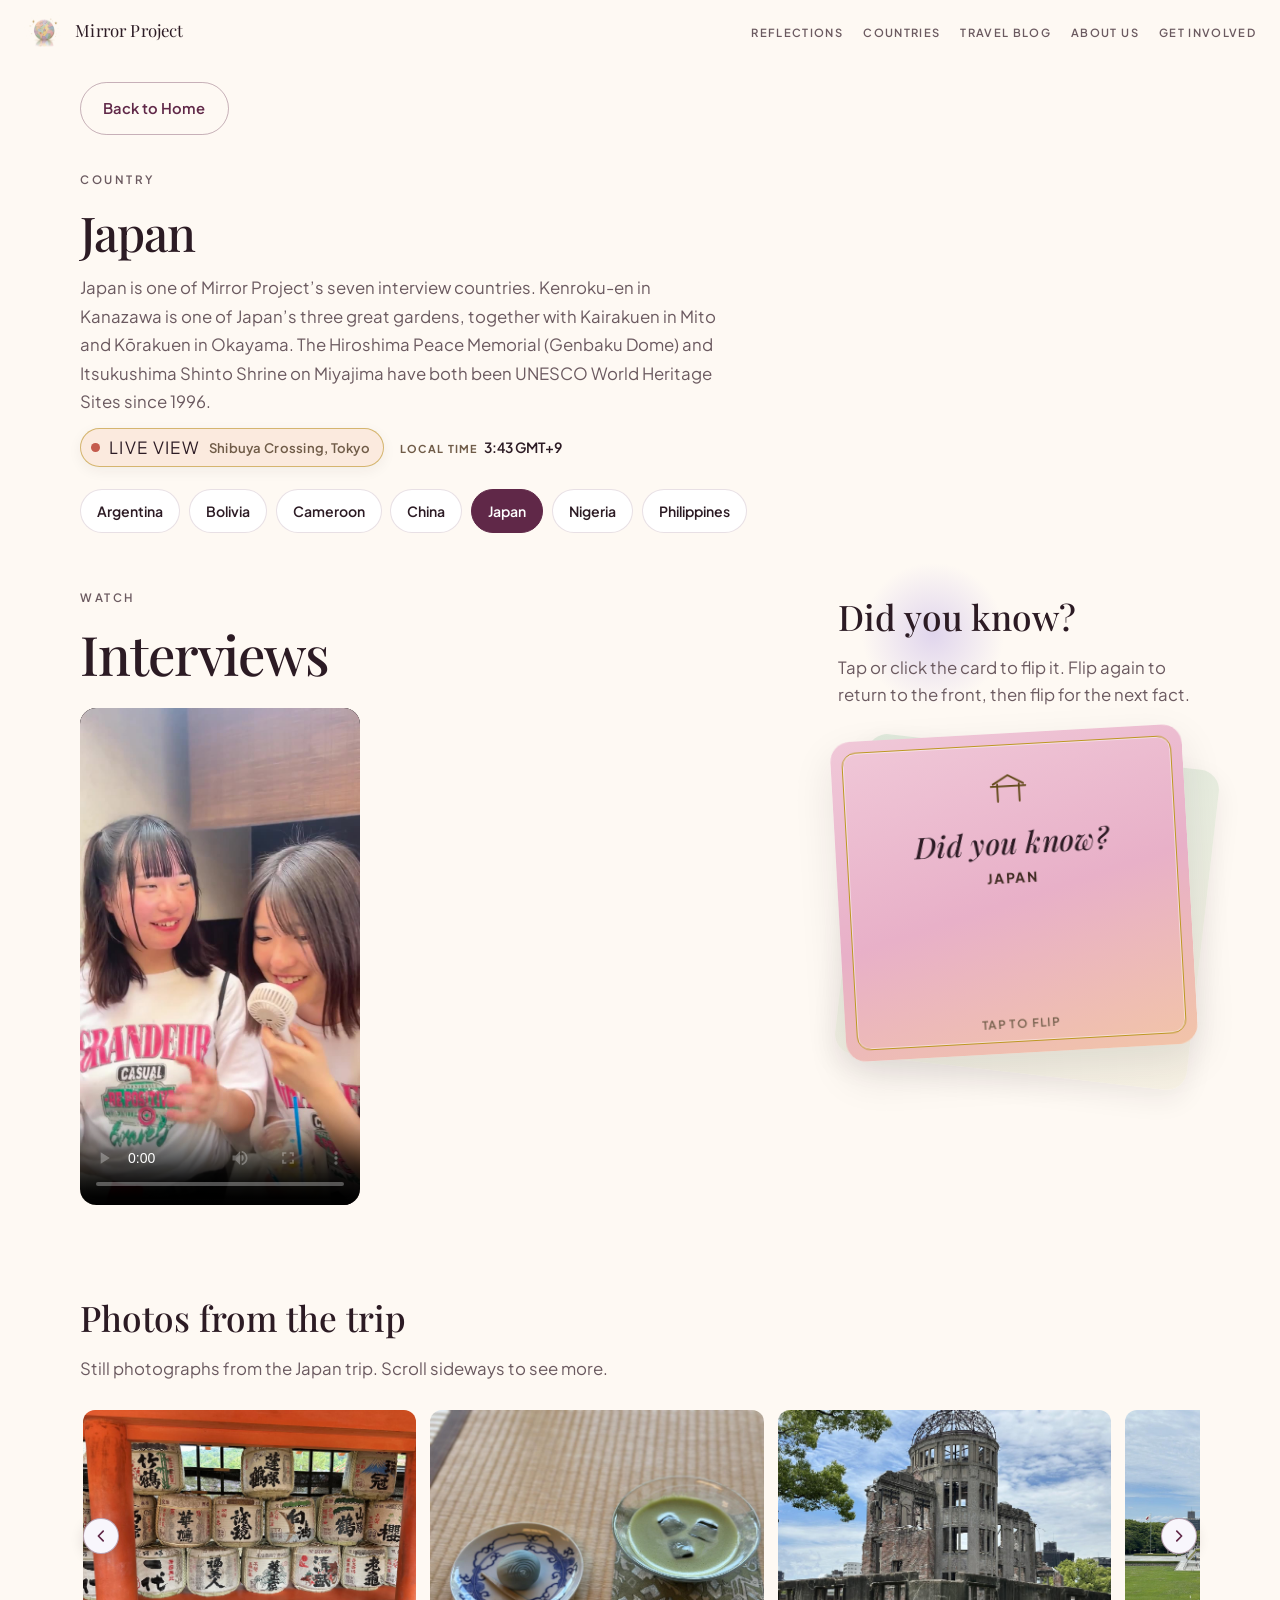
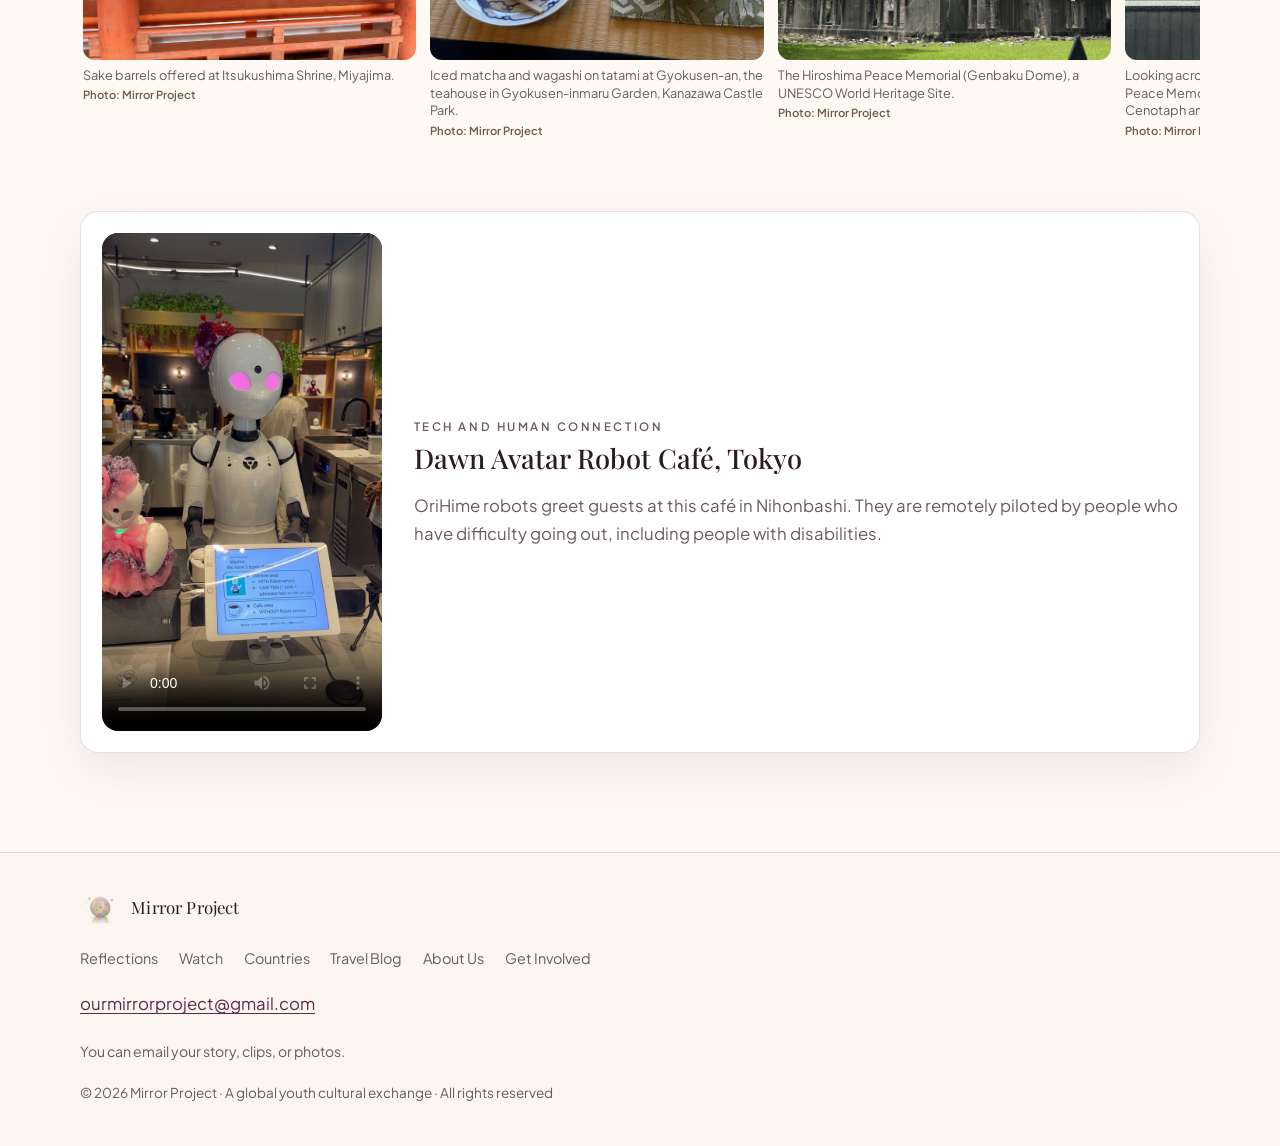
<file: regions/japan.html>
<!DOCTYPE html>
<html lang="en">
<head>
  <meta charset="UTF-8">
  <meta name="viewport" content="width=device-width, initial-scale=1">
  <title>Japan — Mirror Project</title>
  <meta name="description" content="Interviews, photos, and facts from Japan, one of Mirror Project’s 7 countries.">
  <link rel="canonical" href="https://ourmirrorproject.com/regions/japan.html">
  <link rel="icon" href="../favicon.png" type="image/png">
  <link rel="apple-touch-icon" href="../assets/apple-touch-icon.png">
  <link rel="preconnect" href="https://fonts.googleapis.com">
  <link rel="preconnect" href="https://fonts.gstatic.com" crossorigin>
  <link href="https://fonts.googleapis.com/css2?family=Playfair+Display:ital,wght@0,400;0,500;0,600;1,400;1,500&family=Playfair+Display+SC:wght@600;700&family=Plus+Jakarta+Sans:ital,wght@0,400;0,500;0,600;0,700;1,400&display=swap" rel="stylesheet">
  <link rel="stylesheet" href="../styles.css?v=20261121a">
</head>
<body class="region-page">
  <a class="skip-link" href="#main">Skip to content</a>
  <header class="site-header" id="top">
    <a class="brand" href="../index.html">
      <img class="brand-mark" src="../assets/logo-mark.webp" width="44" height="44" alt="">
      <span class="brand-name">Mirror Project</span>
    </a>
    <button class="nav-toggle" type="button" aria-expanded="false" aria-controls="site-nav" aria-label="Open menu">
      <span></span><span></span>
    </button>
    <nav class="site-nav" id="site-nav" aria-label="Primary">
      <ul>
        <li><a href="../index.html#reflections">Reflections</a></li>
        <li><a href="../index.html#regions">Countries</a></li>
        <li><a href="../index.html#travel-blog">Travel Blog</a></li>
        <li><a href="../index.html#about">About Us</a></li>
        <li><a href="mailto:ourmirrorproject@gmail.com?subject=Getting%20involved%20with%20Mirror%20Project">Get Involved</a></li>
      </ul>
    </nav>
  </header>
  <main id="main">
    <div class="back-bar">
      <div class="wrap">
        <a class="btn btn-ghost back-home" href="../index.html">Back to Home</a>
      </div>
    </div>
    <section class="section region-section" id="region">
      <div class="wrap">
        <header class="section-head">
          <p class="eyebrow">Country</p>
          <h1>Japan</h1>
          <p class="region-blurb">Japan is one of Mirror Project’s seven interview countries. Kenroku-en in Kanazawa is one of Japan’s three great gardens, together with Kairakuen in Mito and Kōrakuen in Okayama. The Hiroshima Peace Memorial (Genbaku Dome) and Itsukushima Shinto Shrine on Miyajima have both been UNESCO World Heritage Sites since 1996.</p>
        </header>
        <nav class="place-chips region-chips" aria-label="Other countries">
          <a class="place-chip" href="argentina.html">Argentina</a>
          <a class="place-chip" href="bolivia.html">Bolivia</a>
          <a class="place-chip" href="cameroon.html">Cameroon</a>
          <a class="place-chip" href="china.html">China</a>
          <a class="place-chip is-active" href="japan.html">Japan</a>
          <a class="place-chip" href="nigeria.html">Nigeria</a>
          <a class="place-chip" href="philippines.html">Philippines</a>
        </nav>
        
                    
        <div class="region-stage">
          <div class="region-stage-main">
<header class="section-head region-media-head">
            <p class="eyebrow">Watch</p>
            <h2>Interviews</h2>
            <p class="region-videos-empty" hidden>Interview videos from Japan will appear here when they are ready.</p>
          </header>
          <div id="region-videos" class="video-group" data-region="japan"></div>
          <script type="application/json" id="region-videos-data">{"regions":{"japan":{"name":"Japan","playlist":null,"people":[{"clips":[{"src":"assets/japan/japan-interview.mp4","poster":"assets/japan/japan-interview.jpg","type":"video/mp4","title":"What do you think about style?"}]}],"videos":[]}}}</script>

                  </div>
          <aside class="region-stage-aside">
            <div class="didyouknow region-didyouknow" id="did-you-know">
            <h3 class="clips-title">Did you know?</h3>
            <p class="clips-lede">Tap or click the card to flip it. Flip again to return to the front, then flip for the next fact.</p>
            <div class="fact-grid region-fact-grid">
              <article class="fact-card" data-region="japan">
              <div class="fact-flip" role="button" tabindex="0" aria-expanded="false" aria-label="Did you know about Japan? Show the next fact.">
                <span class="fact-front">
                  <span class="fact-ornament" aria-hidden="true"><svg class="fact-motif" viewBox="0 0 48 48" aria-hidden="true"><path d="M10 20 L24 12 L38 20" fill="none" stroke="currentColor" stroke-width="1.7" stroke-linejoin="round" stroke-linecap="round"/><path d="M14 20 V36 M34 20 V36 M8 22 H40" fill="none" stroke="currentColor" stroke-width="1.7" stroke-linecap="round"/></svg></span>
                  <span class="fact-title">Did you know?</span>
                  <span class="fact-country">Japan</span>
                  <span class="fact-hint">Tap to flip</span>
                </span>
                <span class="fact-back" aria-hidden="true"></span>
              </div>
            </article>
            </div>
            </div>
          </aside>
        </div>


        
          <h3 class="clips-title">Photos from the trip</h3>
          <p class="clips-lede">Still photographs from the Japan trip. Scroll sideways to see more.</p>
          <div class="japan-gallery region-gallery">
            <figure>
              <img src="../assets/japan/itsukushima-sake-barrels.jpg" width="1400" height="1050" alt="Rows of decorative sake barrels behind vermilion shrine woodwork" loading="lazy">
              <figcaption>Sake barrels offered at Itsukushima Shrine, Miyajima. <span class="photo-credit">Photo: Mirror Project</span></figcaption>
            </figure>
            <figure>
              <img src="../assets/japan/matcha-gyokusen-an.jpg" width="1400" height="1050" alt="A glass bowl of iced matcha and a wagashi sweet on a small plate, set on tatami" loading="lazy">
              <figcaption>Iced matcha and wagashi on tatami at Gyokusen-an, the teahouse in Gyokusen-inmaru Garden, Kanazawa Castle Park. <span class="photo-credit">Photo: Mirror Project</span></figcaption>
            </figure>
            <figure>
              <img src="../assets/japan/hiroshima-genbaku-dome.jpg" width="1400" height="1050" alt="The skeletal dome and ruined walls of the Hiroshima Peace Memorial" loading="lazy">
              <figcaption>The Hiroshima Peace Memorial (Genbaku Dome), a UNESCO World Heritage Site. <span class="photo-credit">Photo: Mirror Project</span></figcaption>
            </figure>
            <figure>
              <img src="../assets/japan/hiroshima-peace-park.jpg" width="1050" height="1400" alt="View down Hiroshima Peace Memorial Park toward the Cenotaph and the Atomic Bomb Dome" loading="lazy">
              <figcaption>Looking across Hiroshima Peace Memorial Park to the Cenotaph and the Dome. <span class="photo-credit">Photo: Mirror Project</span></figcaption>
            </figure>
            <figure>
              <img src="../assets/japan/koyasan-gokurakubashi.jpg" width="1050" height="1400" alt="A red Koyasan cable car at Gokurakubashi Station" loading="lazy">
              <figcaption>The Koyasan cable car at Gokurakubashi Station, Wakayama. <span class="photo-credit">Photo: Mirror Project</span></figcaption>
            </figure>
            <figure>
              <img src="../assets/japan/kanazawa-castle-park.jpg" width="1400" height="1094" alt="White-walled castle buildings and a wide lawn at Kanazawa Castle Park" loading="lazy">
              <figcaption>Kanazawa Castle Park, with the restored castle buildings across the lawn. <span class="photo-credit">Photo: Mirror Project</span></figcaption>
            </figure>
            <figure>
              <img src="../assets/japan/hiroshima-museum-plaque.jpg" width="1400" height="1050" alt="A museum plaque quoting the hibakusha message No one else should ever suffer as we have" loading="lazy">
              <figcaption>“No one else should ever suffer as we have.” A hibakusha message at the Hiroshima Peace Memorial Museum. <span class="photo-credit">Photo: Mirror Project</span></figcaption>
            </figure>
            <figure>
              <img src="../assets/japan/gyokusen-inmaru-sign.jpg" width="1050" height="1400" alt="A wooden garden sign for Gyokusen-inmaru Garden at Kanazawa Castle" loading="lazy">
              <figcaption>The entrance sign for Gyokusen-inmaru Garden, Kanazawa Castle Park. <span class="photo-credit">Photo: Mirror Project</span></figcaption>
            </figure>
            <figure>
              <img src="../assets/japan/osaka-midosuji-night.jpg" width="1400" height="1050" alt="A tree-lined Osaka boulevard at night, with lights wrapped around the trees, seen from a car" loading="lazy">
              <figcaption>Evening lights along Midōsuji, Osaka. <span class="photo-credit">Photo: Mirror Project</span></figcaption>
            </figure>
            <figure>
              <img src="../assets/japan/kutani-mokubei-monument.jpg" width="1050" height="1400" alt="A stone monument and a donut-shaped stone on a mosaic of colorful pottery shards" loading="lazy">
              <figcaption>A monument to potter Aoki Mokubei, set on a mosaic of Kutani-ware shards, in Kanazawa. <span class="photo-credit">Photo: Mirror Project</span></figcaption>
            </figure>
            <figure>
              <img src="../assets/japan/hiroshima-storyteller-bicycle.jpg" width="1400" height="1050" alt="A parked bicycle with a sign reading Survivor Speaks, MITO Kosei" loading="lazy">
              <figcaption>A bicycle set out for hibakusha storytelling near the Peace Memorial, Hiroshima. <span class="photo-credit">Photo: Mirror Project</span></figcaption>
            </figure>
          </div>
          <div class="dawn-feature" id="dawn-cafe">
            <div class="dawn-video">
              <video playsinline controls preload="metadata" poster="../assets/japan/bts-tokyo-dawn-cafe.jpg" width="720" height="1280">
                <source src="../assets/japan/bts-tokyo-dawn-cafe.mp4" type="video/mp4">
              </video>
            </div>
            <div class="dawn-copy">
              <p class="eyebrow">Tech and human connection</p>
              <h3>Dawn Avatar Robot Café, Tokyo</h3>
              <p>OriHime robots greet guests at this café in Nihonbashi. They are remotely piloted by people who have difficulty going out, including people with disabilities.</p>
            </div>
          </div>

      </div>
    </section>
  </main>
  <footer class="site-footer">
    <div class="wrap footer-grid">
      <a class="brand" href="../index.html">
        <img class="brand-mark" src="../assets/logo-mark.webp" width="40" height="40" alt="">
        <span class="brand-name">Mirror Project</span>
      </a>
      <nav aria-label="Footer">
        <a href="../index.html#reflections">Reflections</a>
        <a href="../index.html#reflections">Watch</a>
        <a href="../index.html#regions">Countries</a>
        <a href="../index.html#travel-blog">Travel Blog</a>
        <a href="../index.html#about">About Us</a>
        <a href="mailto:ourmirrorproject@gmail.com?subject=Getting%20involved%20with%20Mirror%20Project">Get Involved</a>
      </nav>
      <p class="footer-email"><a href="mailto:ourmirrorproject@gmail.com">ourmirrorproject@gmail.com</a></p>
      <p class="footer-involved-note">You can email your story, clips, or photos.</p>
      <p class="footer-copy">© 2026 Mirror Project · A global youth cultural exchange · All rights reserved</p>
    </div>
  </footer>
  <div class="yt-lightbox" id="yt-lightbox" hidden>
    <div class="yt-lightbox-backdrop" data-close></div>
    <div class="yt-lightbox-dialog" role="dialog" aria-modal="true" aria-label="Video player">
      <button type="button" class="yt-lightbox-close" aria-label="Close video">&times;</button>
      <div class="yt-lightbox-frame"></div>
    </div>
  </div>
  <script src="../script.js?v=20261121b"></script>
</body>
</html>
</file>
<file: styles.css>
/* Mirror Project — 2026 redesign */
:root {
  --ivory: #fbf6f0;
  --paper: #fef9f3;
  --sand: #f3ebe1;
  --ink: #2c1b24;
  --plum: #602848;
  --rose: #b87078;
  --taupe: #705c48;
  --muted: #6b5a60;
  --line: rgba(96, 40, 72, 0.14);
  --shadow: 0 18px 50px rgba(44, 27, 36, 0.08);
  --serif: "Playfair Display", "Times New Roman", serif;
  --sans: "Plus Jakarta Sans", system-ui, sans-serif;
  --header-h: 64px;
  --lavender: #c8b8e8;
  --mint: #a8d8c8;
  --peach: #f2c4a8;
  --sky: #7ab8d4;
  --gold: #C9A227;
  --gold-light: #E8C547;
  --gold-deep: #8E6F12;
  --cream: #F7F1E4;
}
*, *::before, *::after { box-sizing: border-box; }
html { scroll-behavior: smooth; }
body {
  margin: 0;
  background: var(--paper);
  color: var(--ink);
  font-family: var(--sans);
  font-size: 1.05rem;
  line-height: 1.65;
  font-weight: 400;
}
img { max-width: 100%; height: auto; display: block; }
cite { font-style: italic; }
a { color: var(--plum); text-underline-offset: 0.18em; }
a:hover { color: var(--rose); }
:focus-visible {
  outline: 2px solid var(--plum);
  outline-offset: 3px;
}
.sr-only {
  position: absolute; width: 1px; height: 1px; padding: 0; margin: -1px;
  overflow: hidden; clip: rect(0,0,0,0); white-space: nowrap; border: 0;
}
.skip-link {
  position: absolute; left: 1rem; top: -4rem; background: var(--plum);
  color: #fff; padding: 0.6rem 1rem; z-index: 400; text-decoration: none;
}
.skip-link:focus { top: 1rem; }

.wrap { width: min(1120px, calc(100% - 2.5rem)); margin-inline: auto; }
.wrap.narrow { width: min(740px, calc(100% - 2.5rem)); }

.eyebrow {
  font-family: var(--sans);
  font-size: 0.72rem;
  letter-spacing: 0.22em;
  text-transform: uppercase;
  color: var(--rose);
  font-weight: 600;
  margin: 0 0 1rem;
}
h2 {
  font-family: var(--serif);
  font-weight: 500;
  font-size: clamp(2rem, 5vw, 3.4rem);
  line-height: 1.15;
  letter-spacing: -0.02em;
  margin: 0 0 1.25rem;
  color: var(--ink);
}
h3 { font-family: var(--serif); font-weight: 500; margin: 0 0 0.5rem; }
.section { padding: 5.5rem 0; scroll-margin-top: 84px; }
.section-head { max-width: 38rem; margin-bottom: 2.5rem; }
.section-head p, .about p, .festival-copy p, .anya-text p, .involved p, .contact p {
  color: var(--muted);
}

/* Header */
.site-header {
  position: sticky; top: 0; z-index: 200;
  display: flex; align-items: center; justify-content: space-between;
  gap: 1rem;
  padding: 0.7rem 1.5rem;
  background: color-mix(in srgb, var(--paper) 88%, transparent);
  backdrop-filter: blur(12px);
  border-bottom: 1px solid transparent;
}
.site-header.is-scrolled { border-bottom-color: var(--line); }
.brand { display: flex; align-items: center; gap: 0.7rem; text-decoration: none; color: var(--ink); }
.brand-mark { width: 40px; height: 40px; object-fit: contain; }
.brand-name {
  font-family: var(--serif);
  font-size: 1.05rem;
  letter-spacing: 0.01em;
}
.site-nav ul {
  display: flex; gap: 1.05rem; list-style: none; margin: 0; padding: 0;
  flex-wrap: wrap; justify-content: flex-end;
}
.site-nav a {
  color: var(--muted);
  text-decoration: none;
  font-size: 0.7rem;
  letter-spacing: 0.08em;
  text-transform: uppercase;
  font-weight: 600;
}
.site-nav a:hover { color: var(--plum); }
.nav-toggle {
  display: none;
  background: none; border: 0; width: 40px; height: 40px;
  cursor: pointer; position: relative;
}
.nav-toggle span {
  display: block; width: 18px; height: 1.5px; background: var(--ink);
  margin: 6px auto; transition: transform 0.2s;
}

/* Buttons */
.btn {
  display: inline-flex; align-items: center; justify-content: center;
  padding: 0.85rem 1.4rem;
  border-radius: 999px;
  text-decoration: none;
  font-weight: 600;
  font-size: 0.92rem;
  border: 1px solid transparent;
  cursor: pointer;
  font-family: inherit;
  transition: background 0.2s, color 0.2s, border-color 0.2s, transform 0.2s;
}
.btn-primary {
  background: color-mix(in srgb, var(--peach) 42%, var(--cream));
  color: var(--ink);
  border: 2px solid var(--gold-deep);
  box-shadow: 0 6px 16px color-mix(in srgb, var(--gold-deep) 18%, transparent);
}
.btn-primary:hover {
  background: color-mix(in srgb, var(--peach) 58%, var(--gold-light));
  border-color: var(--gold-deep);
  color: var(--ink);
}
.btn-ghost { background: transparent; color: var(--plum); border-color: color-mix(in srgb, var(--plum) 35%, transparent); }
.btn-ghost:hover { border-color: var(--plum); color: var(--plum); background: color-mix(in srgb, var(--plum) 6%, transparent); }

/* Hero */
.hero {
  position: relative;
  text-align: center;
  padding: 4.5rem 1.5rem 5.5rem;
  overflow: hidden;
}
.hero-wash {
  position: absolute; inset: 0; pointer-events: none;
  background:
    radial-gradient(ellipse 70% 50% at 20% 15%, rgba(184, 112, 120, 0.16), transparent 55%),
    radial-gradient(ellipse 50% 50% at 85% 80%, rgba(96, 40, 72, 0.08), transparent 55%),
    radial-gradient(ellipse 40% 40% at 60% 30%, rgba(243, 235, 225, 0.9), transparent 60%);
}
.hero .eyebrow, .hero-logo, .hero-lede, .hero-stats, .hero-actions { position: relative; }
.hero-logo { width: min(400px, 82vw); height: auto; margin: 0.4rem auto 1.5rem; }
.hero-lede {
  max-width: 34rem; margin: 0 auto 1.6rem;
  font-size: 1.12rem; color: var(--muted);
}
.hero-stats {
  display: flex; justify-content: center; gap: 0.4rem 1.6rem;
  flex-wrap: wrap;
  font-family: var(--serif);
  font-style: italic;
  font-size: 1.15rem;
  color: var(--plum);
  margin: 0 0 2rem;
}
.hero-stats span + span::before {
  content: "·";
  margin-right: 1.6rem;
  font-style: normal;
  opacity: 0.5;
}
.hero-actions { display: flex; gap: 0.8rem; justify-content: center; flex-wrap: wrap; }

/* About */
.about { background: linear-gradient(180deg, transparent, var(--sand) 40%, var(--sand) 70%, var(--paper)); }
.about h2 { font-style: italic; }

/* Voices */
.region-grid {
  display: grid;
  grid-template-columns: repeat(3, 1fr);
  gap: 1.4rem;
}
.region-card, .clip-card {
  background: #fff;
  border: 1px solid var(--line);
  border-radius: 16px;
  overflow: hidden;
  box-shadow: var(--shadow);
}
.region-meta { padding: 1rem 1.1rem 1.2rem; }
.region-kicker {
  margin: 0 0 0.2rem;
  font-size: 0.68rem;
  letter-spacing: 0.16em;
  text-transform: uppercase;
  color: var(--taupe);
  font-weight: 600;
}
.region-meta h3 { font-size: 1.35rem; margin-bottom: 0.35rem; }
.region-meta a, .text-link { font-size: 0.9rem; font-weight: 600; }


.didyouknow { margin-top: 4rem; }
.fact-grid {
  display: grid;
  grid-template-columns: repeat(3, 1fr);
  gap: 1.2rem;
}
.fact-card { perspective: 1200px; -webkit-perspective: 1200px; }
.fact-flip {
  display: block;
  width: 100%;
  min-height: 18.5rem;
  padding: 0;
  border: 1px solid var(--line);
  border-radius: 16px;
  background: transparent;
  cursor: pointer;
  position: relative;
  font: inherit;
  color: inherit;
  text-align: left;
  transform-style: preserve-3d;
  -webkit-transform-style: preserve-3d;
  transition: transform 0.6s ease;
  -webkit-transition: -webkit-transform 0.6s ease, transform 0.6s ease;
  box-shadow: var(--shadow);
}
.fact-card.is-flipped .fact-flip {
  transform: rotateY(180deg);
  -webkit-transform: rotateY(180deg);
}
.fact-front, .fact-back {
  position: absolute;
  inset: 0;
  border-radius: 16px;
  padding: 1.25rem 1.2rem 1.3rem;
  backface-visibility: hidden;
  -webkit-backface-visibility: hidden;
  overflow: visible;
  -webkit-transform: translateZ(0);
}
.fact-front {
  display: flex;
  flex-direction: column;
  justify-content: center;
  align-items: flex-start;
  background:
    radial-gradient(ellipse 80% 70% at 100% 0%, rgba(184, 112, 120, 0.16), transparent 55%),
    #fff;
  transform: rotateY(0deg);
  -webkit-transform: rotateY(0deg);
}
.fact-back {
  background: #fff;
  transform: rotateY(180deg);
  -webkit-transform: rotateY(180deg);
}
.fact-kicker {
  font-size: 0.68rem;
  letter-spacing: 0.16em;
  text-transform: uppercase;
  color: var(--rose);
  font-weight: 700;
}
.fact-front .fact-country,
.fact-back .fact-country {
  display: block;
  font-family: var(--serif);
  font-size: 1.7rem;
  font-weight: 500;
  margin: 0.25rem 0 0.4rem;
  color: var(--ink);
}
.fact-hint {
  font-size: 0.85rem;
  color: var(--taupe);
  font-weight: 600;
}
.fact-back ul {
  margin: 0.2rem 0 0;
  padding-left: 1.05rem;
  color: var(--muted);
  font-size: 0.9rem;
  line-height: 1.45;
}
.fact-back li { margin: 0.35rem 0; }
.fact-sources {
  margin-top: 1.2rem;
  font-size: 0.88rem;
  color: var(--muted);
}
.fact-sources summary {
  cursor: pointer;
  font-weight: 600;
  color: var(--plum);
}
.fact-sources ul { padding-left: 1.1rem; }
.fact-sources li { margin: 0.45rem 0; }

@media (prefers-reduced-motion: reduce) {
  .fact-flip { transition: none; }
  .fact-card.is-flipped .fact-flip { transform: none; }
  .fact-card.is-flipped .fact-front { display: none; }
  .fact-card.is-flipped .fact-back { position: relative; transform: none; }
  .fact-card:not(.is-flipped) .fact-back { display: none; }
}

.clips { margin-top: 4rem; }
.clips-title { font-size: clamp(1.6rem, 3vw, 2.2rem); }
.clips-lede { color: var(--muted); max-width: 36rem; margin: 0 0 1.5rem; }
.clips-grid {
  display: grid;
  grid-template-columns: repeat(2, 1fr);
  gap: 1.4rem;
}
.clip-card h4 {
  font-family: var(--sans);
  font-weight: 600;
  font-size: 0.95rem;
  line-height: 1.4;
  padding: 0.9rem 1.1rem 1.15rem;
  margin: 0;
}

/* YouTube click-to-play */
.yt {
  position: relative;
  aspect-ratio: 16 / 9;
  background: #1a1014;
  overflow: hidden;
}
.yt img {
  width: 100%; height: 100%; object-fit: cover;
  filter: saturate(0.92);
}
.yt-feature { aspect-ratio: 16 / 9; }
.yt-feature img { object-fit: cover; }
.yt.is-playing iframe {
  position: absolute; inset: 0; width: 100%; height: 100%; border: 0;
}
.yt-play {
  position: absolute; inset: 0;
  border: 0; background: rgba(44, 27, 36, 0.18);
  cursor: pointer;
}
.yt-play::after {
  content: "";
  position: absolute; left: 50%; top: 50%;
  width: 70px; height: 70px;
  margin: -35px 0 0 -35px;
  border-radius: 50%;
  background: var(--plum);
  box-shadow: 0 10px 30px rgba(44, 27, 36, 0.28);
  /* play triangle */
  background-image: url("data:image/svg+xml,%3Csvg xmlns='http://www.w3.org/2000/svg' viewBox='0 0 24 24'%3E%3Cpath fill='white' d='M9.5 7.5v9l8-4.5z'/%3E%3C/svg%3E");
  background-repeat: no-repeat;
  background-position: 52% 50%;
  background-size: 34px;
  transition: transform 0.2s, background-color 0.2s;
}
.yt-play:hover::after { transform: scale(1.06); background-color: #4c1d38; }
.yt.is-playing .yt-play, .yt.is-playing img { display: none; }

/* Film / festival */
.film-frame {
  border-radius: 18px;
  overflow: hidden;
  box-shadow: var(--shadow);
  border: 1px solid var(--line);
  margin-bottom: 2.5rem;
}
.laurels {
  display: grid;
  grid-template-columns: 1fr 1fr;
  gap: 1.2rem;
  margin: 0 0 2rem;
}
.laurel {
  text-align: center;
  padding: 1.6rem 1.2rem;
  border: 1px solid var(--line);
  border-radius: 16px;
  background: #fff;
}
.laurel-mark { color: var(--taupe); display: inline-block; margin-bottom: 0.4rem; }
.laurel-kicker {
  margin: 0;
  letter-spacing: 0.18em;
  text-transform: uppercase;
  font-size: 0.68rem;
  font-weight: 700;
  color: var(--taupe);
}
.laurel-name {
  font-family: var(--serif);
  font-size: 1.25rem;
  line-height: 1.3;
  margin: 0.35rem 0 0.2rem;
}
.laurel-year { margin: 0; color: var(--rose); font-weight: 600; letter-spacing: 0.08em; }
.laurel-note {
  margin: 0.4rem 0 0;
  font-size: 0.8rem;
  font-weight: 600;
  letter-spacing: 0.04em;
  color: var(--taupe);
  line-height: 1.4;
}
.festival-copy { max-width: 42rem; margin-bottom: 2.2rem; }

.festival-gallery {
  display: grid;
  grid-template-columns: 1.05fr 0.95fr;
  gap: 1.2rem;
  align-items: start;
  margin-bottom: 2.5rem;
}
.festival-gallery figure { margin: 0; }
.gallery-side { display: grid; gap: 1.2rem; }
.festival-gallery img {
  width: 100%;
  height: auto;
  object-fit: cover;
  border-radius: 14px;
  border: 1px solid var(--line);
  background: var(--sand);
}
.festival-gallery .gallery-main img {
  aspect-ratio: 3 / 4;
  object-position: 50% 12%;
}
.gallery-side figure:first-child img {
  aspect-ratio: 4 / 3;
  object-position: 50% 35%;
}
.gallery-side figure:last-child img {
  aspect-ratio: 3 / 4;
  object-position: 50% 50%;
}
.festival-gallery figcaption {
  font-size: 0.82rem;
  color: var(--muted);
  margin-top: 0.5rem;
  padding-inline: 0.15rem;
}
.subscribe {
  display: flex; flex-wrap: wrap; align-items: center; justify-content: space-between;
  gap: 1rem;
  padding: 1.5rem 1.6rem;
  background: var(--sand);
  border-radius: 16px;
}
.subscribe p { margin: 0; max-width: 36rem; color: var(--ink); }

/* Anya */
.anya { background: var(--sand); }
.anya-grid {
  display: grid;
  grid-template-columns: minmax(0, 0.85fr) minmax(0, 1.15fr);
  gap: 3rem;
  align-items: center;
}
.anya-photo { margin: 0; }
.anya-photo img {
  width: 100%;
  border-radius: 18px;
  object-fit: cover;
  aspect-ratio: 4 / 5;
  box-shadow: var(--shadow);
}

/* Forms */
.involved-grid {
  display: grid;
  grid-template-columns: 1.25fr 0.9fr;
  gap: 3rem;
  align-items: start;
}
.story-form, .newsletter-form { display: grid; gap: 0.85rem; }
.story-form { margin-top: 1.4rem; }
.story-form label, .newsletter-form label {
  display: grid; gap: 0.35rem;
  font-size: 0.82rem;
  font-weight: 600;
  letter-spacing: 0.04em;
  color: var(--ink);
}
.story-form input, .story-form select, .story-form textarea,
.newsletter-form input {
  font: inherit;
  padding: 0.75rem 0.85rem;
  border-radius: 10px;
  border: 1px solid var(--line);
  background: #fff;
  color: var(--ink);
  width: 100%;
}
.story-form textarea { resize: vertical; min-height: 8rem; }
.form-success {
  margin-top: 1rem;
  padding: 1rem 1.1rem;
  background: color-mix(in srgb, var(--rose) 12%, #fff);
  border-radius: 12px;
  color: var(--plum);
}
.aside-card {
  background: #fff;
  border: 1px solid var(--line);
  border-radius: 16px;
  padding: 1.4rem 1.3rem 1.5rem;
  margin-bottom: 1rem;
  box-shadow: var(--shadow);
}
.aside-card h3 { font-size: 1.35rem; }
.aside-card p { color: var(--muted); font-size: 0.95rem; }
.social-list { list-style: none; margin: 0.8rem 0 0; padding: 0; }
.social-list li { margin: 0.35rem 0; }
.social-list a { font-weight: 600; text-decoration: none; }
.social-list a:hover { text-decoration: underline; }

/* FAQ */
.faq-list details {
  border-top: 1px solid var(--line);
  padding: 0.9rem 0;
}
.faq-list details:last-child { border-bottom: 1px solid var(--line); }
.faq-list summary {
  cursor: pointer;
  font-weight: 600;
  list-style: none;
  display: flex;
  justify-content: space-between;
  align-items: center;
  gap: 1rem;
}
.faq-list summary::-webkit-details-marker { display: none; }
.faq-list summary::after {
  content: "+";
  color: var(--rose);
  font-weight: 400;
  font-size: 1.4rem;
  line-height: 1;
}
.faq-list details[open] summary::after { content: "–"; }
.faq-list details p { margin: 0.7rem 0 0.3rem; color: var(--muted); }

/* Footer */
.site-footer {
  border-top: 1px solid var(--line);
  padding: 2.2rem 0 2.6rem;
  background: var(--ivory);
}
.footer-grid {
  display: grid;
  gap: 1.2rem;
  justify-items: start;
}
.site-footer nav { display: flex; flex-wrap: wrap; gap: 0.9rem 1.3rem; }
.site-footer nav a { text-decoration: none; color: var(--muted); font-size: 0.9rem; }
.footer-copy { margin: 0; color: var(--muted); font-size: 0.85rem; }

@media (max-width: 900px) {
  .region-grid, .clips-grid, .laurels, .anya-grid, .involved-grid,
  .festival-gallery { grid-template-columns: 1fr; }
  .fact-grid { grid-template-columns: 1fr 1fr; }
  .festival-gallery { grid-template-columns: 1fr; }
  .anya-grid { gap: 1.6rem; }
}
@media (max-width: 1100px) {
  .nav-toggle { display: block; }
  .site-nav {
    display: none;
    position: absolute; left: 0; right: 0; top: 100%;
    background: var(--paper);
    border-bottom: 1px solid var(--line);
    padding: 0.6rem 1.2rem 1.1rem;
  }
  .site-nav.is-open { display: block; }
  .site-nav ul { flex-direction: column; gap: 0.8rem; }
}
@media (max-width: 760px) {
  .hero { padding-top: 3rem; }
  .section { padding: 3.6rem 0; }
}
@media (prefers-reduced-motion: reduce) {
  html { scroll-behavior: auto; }
  .yt-play::after { transition: none; }
}

@media (max-width: 560px) {
  .fact-grid { grid-template-columns: 1fr; }
  .fact-flip { min-height: 17rem; }
}

/* Japan gallery */
.region-photo { display: block; background: #1c1216; }
.region-photo img {
  width: 100%;
  aspect-ratio: 16 / 9;
  object-fit: cover;
}
.japan-block { margin-top: 4rem; scroll-margin-top: 84px; }
.japan-block .clips-lede { max-width: 42rem; }
.japan-gallery {
  display: grid;
  grid-template-columns: repeat(4, 1fr);
  gap: 0.85rem;
}
.japan-gallery figure, .travel-gallery figure { margin: 0; }
.japan-gallery img, .travel-gallery img {
  width: 100%;
  height: 100%;
  object-fit: cover;
  border-radius: 12px;
  aspect-ratio: 4 / 3;
  background: var(--sand);
}
.japan-gallery .portrait img, .travel-gallery .portrait img { aspect-ratio: 3 / 4; }
.japan-gallery .wide, .travel-gallery .wide { grid-column: span 2; }
.japan-gallery .wide img, .travel-gallery .wide img { aspect-ratio: 16 / 9; }
.japan-gallery .panorama, .travel-gallery .panorama { grid-column: 1 / -1; }
.japan-gallery .panorama img, .travel-gallery .panorama img { aspect-ratio: 3.5 / 1; object-fit: cover; }
.japan-gallery figcaption, .travel-gallery figcaption {
  margin: 0.45rem 0.15rem 0.1rem;
  font-size: 0.8rem;
  line-height: 1.4;
  color: var(--muted);
}

/* Dawn cafe — tech and human connection, not an interview */
.dawn-feature {
  display: grid;
  grid-template-columns: minmax(180px, 280px) 1fr;
  gap: 1.6rem 2rem;
  align-items: center;
  margin-top: 2.6rem;
  padding: 1.3rem;
  background: #fff;
  border: 1px solid var(--line);
  border-radius: 18px;
  box-shadow: var(--shadow);
}
.dawn-copy h3 { font-size: 1.7rem; margin-bottom: 0.7rem; }
.dawn-copy p { color: var(--muted); margin: 0; }

/* Behind the Scenes */
.bts { margin-top: 3.2rem; scroll-margin-top: 84px; }
.bts-strip {
  display: grid;
  grid-template-columns: repeat(2, minmax(0, 320px));
  gap: 1.2rem;
}
.bts-clip { margin: 0; }
.bts-player {
  position: relative;
  aspect-ratio: 9 / 16;
  background: #1c1216;
  border-radius: 16px;
  overflow: hidden;
}
.bts-player video {
  width: 100%;
  height: 100%;
  object-fit: cover;
  cursor: pointer;
}
.bts-play, .bts-mute {
  position: absolute;
  border: 0;
  cursor: pointer;
  color: #fff;
}
.bts-play {
  inset: 0;
  background: rgba(28, 18, 22, 0.15);
}
.bts-play::after {
  content: "";
  position: absolute;
  left: 50%;
  top: 50%;
  width: 4.1rem;
  height: 4.1rem;
  margin: -2.05rem 0 0 -2.05rem;
  border-radius: 50%;
  background: var(--plum) url("data:image/svg+xml,%3Csvg xmlns='http://www.w3.org/2000/svg' viewBox='0 0 24 24' fill='white'%3E%3Cpath d='M8 5v14l11-7z'/%3E%3C/svg%3E") center / 1.4rem no-repeat;
  box-shadow: 0 8px 24px rgba(28, 18, 22, 0.28);
  transition: transform 0.2s ease, background-color 0.2s ease;
}
.bts-play:hover::after { transform: scale(1.06); background-color: #4c1d38; }
.bts-player.is-playing .bts-play { display: none; }
.bts-mute {
  right: 0.7rem;
  bottom: 0.7rem;
  width: 2.4rem;
  height: 2.4rem;
  border-radius: 50%;
  background: rgba(28, 18, 22, 0.62);
  font-size: 0;
  display: none;
}
.bts-player.is-playing .bts-mute { display: block; }
.bts-mute::before { content: "🔇"; font-size: 0.95rem; }
.bts-mute[aria-pressed="false"]::before { content: "🔊"; }
.bts-clip figcaption {
  margin: 0.6rem 0.1rem 0;
  font-size: 0.88rem;
  color: var(--muted);
  line-height: 1.45;
}

/* Postcards */
.postcards { background: var(--ivory); }
.weekly-note {
  display: inline-block;
  margin: 0.9rem 0 0;
  padding: 0.38rem 0.85rem;
  border-radius: 999px;
  background: #fff;
  border: 1px dashed var(--line);
  color: var(--plum);
  font-size: 0.84rem;
  font-weight: 600;
}
.postcard-strip {
  display: flex;
  gap: 0.9rem;
  overflow-x: auto;
  scroll-snap-type: x mandatory;
  padding: 0.2rem 0 1rem;
  margin: 1.6rem 0 2.6rem;
  -webkit-overflow-scrolling: touch;
}
.strip-card {
  flex: 0 0 10.8rem;
  scroll-snap-align: start;
  text-decoration: none;
  color: inherit;
  border-radius: 14px;
  overflow: hidden;
  background: #fff;
  border: 1px solid var(--line);
  box-shadow: var(--shadow);
}
.strip-card img {
  width: 100%;
  height: 7.2rem;
  object-fit: cover;
}
.strip-card span {
  display: block;
  padding: 0.55rem 0.75rem 0.75rem;
  font-family: var(--serif);
  font-size: 1.08rem;
}
.strip-card:hover { border-color: color-mix(in srgb, var(--plum) 35%, var(--line)); }
.strip-soon {
  display: flex;
  align-items: center;
  justify-content: center;
  text-align: center;
  min-height: 10.6rem;
  padding: 1rem 0.8rem;
  background:
    repeating-linear-gradient(-45deg, var(--sand), var(--sand) 8px, #fff 8px, #fff 16px);
  color: var(--plum);
  box-shadow: none;
}
.strip-soon span {
  font-family: var(--sans);
  font-size: 0.88rem;
  font-weight: 600;
  line-height: 1.4;
}
.postcard {
  scroll-margin-top: 84px;
  margin: 0 0 2.8rem;
  padding: 1.5rem 1.4rem 1.7rem;
  background: #fff;
  border: 1px solid var(--line);
  border-radius: 20px;
  box-shadow: var(--shadow);
}
.postcard-head {
  display: flex;
  flex-wrap: wrap;
  align-items: baseline;
  justify-content: space-between;
  gap: 0.7rem 1rem;
  margin: 0 0 1.15rem;
}
.postcard-kicker {
  font-size: 0.72rem;
  letter-spacing: 0.16em;
  text-transform: uppercase;
  color: var(--rose);
  font-weight: 700;
  margin: 0 0 0.15rem;
}
.postcard-head h3 {
  font-size: clamp(2rem, 4vw, 2.75rem);
  margin: 0;
}
.coming-soon,
.badge-travel {
  display: inline-block;
  padding: 0.28rem 0.7rem;
  border-radius: 999px;
  background: var(--sand);
  border: 1px solid var(--line);
  color: var(--plum);
  font-size: 0.68rem;
  letter-spacing: 0.1em;
  text-transform: uppercase;
  font-weight: 700;
}
.badge-travel {
  color: var(--taupe);
  background: var(--ivory);
}
.postcard-layout {
  display: grid;
  grid-template-columns: minmax(0, 1.12fr) minmax(0, 0.98fr);
  gap: 1.3rem;
  margin-bottom: 1.4rem;
  align-items: start;
}
.letter {
  position: relative;
  padding: 1.4rem 1.45rem 1.25rem;
  background:
    linear-gradient(180deg, rgba(96, 40, 72, 0.05), transparent 7.5rem),
    repeating-linear-gradient(to bottom, transparent 0 1.75rem, rgba(96, 40, 72, 0.045) 1.75rem 1.8rem),
    var(--paper);
  border: 1px solid var(--line);
  border-radius: 3px 18px 18px 3px;
  box-shadow: 0 1px 0 #fff inset, 0 12px 32px rgba(44, 27, 36, 0.05);
}
.postcard-photos:has(figure:nth-child(6)) .span-2 { grid-column: auto; }
.postcard-photos:has(figure:nth-child(6)) .span-2 img { height: 8.4rem; }
.letter::after {
  content: "";
  position: absolute;
  top: 0.9rem;
  right: 0.9rem;
  width: 3.1rem;
  height: 3.6rem;
  border: 2px dashed color-mix(in srgb, var(--rose) 55%, transparent);
  border-radius: 3px;
  transform: rotate(8deg);
  opacity: 0.7;
  pointer-events: none;
}
.letter-label {
  font-size: 0.68rem;
  letter-spacing: 0.14em;
  text-transform: uppercase;
  color: var(--taupe);
  font-weight: 700;
  margin: 0 0 0.8rem;
  padding-right: 3.6rem;
}
.letter p {
  font-family: var(--serif);
  font-size: 1.04rem;
  line-height: 1.7;
  margin: 0 0 0.95rem;
}
.letter-sign {
  font-style: italic;
  color: var(--plum);
  margin-bottom: 0 !important;
}
.postcard-photos {
  display: grid;
  grid-template-columns: 1fr 1fr;
  gap: 0.55rem;
}
.postcard-photos figure { margin: 0; }
.postcard-photos .span-2 { grid-column: 1 / -1; }
.postcard-photos img {
  width: 100%;
  height: 8.4rem;
  object-fit: cover;
  border-radius: 10px;
}
.postcard-photos .span-2 img { height: 13.5rem; }
.postcard-photos figcaption {
  margin: 0.35rem 0.1rem 0.15rem;
  font-size: 0.78rem;
  color: var(--muted);
  line-height: 1.4;
}
.photo-credit {
  display: block;
  margin-top: 0.15rem;
  font-size: 0.7rem;
  color: var(--taupe);
  font-weight: 600;
}
.culture-heading {
  font-family: var(--sans);
  font-size: 0.95rem;
  font-weight: 700;
  letter-spacing: 0.04em;
  text-transform: uppercase;
  color: var(--plum);
  margin: 0 0 0.2rem;
}
.culture-lede {
  margin: 0 0 0.9rem;
  color: var(--muted);
  font-size: 0.9rem;
}
.culture-grid {
  display: grid;
  grid-template-columns: repeat(5, minmax(0, 1fr));
  gap: 0.75rem;
}
.culture-card .fact-flip {
  min-height: 13.2rem;
  border-radius: 14px;
  box-shadow: 0 8px 24px rgba(44, 27, 36, 0.06);
}
.culture-card .fact-front,
.culture-card .fact-back {
  padding: 1rem 0.95rem 1.05rem;
  border-radius: 14px;
}
.culture-card .fact-country {
  font-size: 1.22rem;
  line-height: 1.25;
}
.culture-card .fact-back p {
  margin: 0.35rem 0 0;
  font-size: 0.84rem;
  line-height: 1.45;
  color: var(--muted);
}
.culture-source {
  display: inline-block;
  margin-top: 0.65rem;
  font-size: 0.75rem;
  font-weight: 700;
}

@media (max-width: 1100px) {
  .culture-grid { grid-template-columns: repeat(3, minmax(0, 1fr)); }
}
@media (max-width: 900px) {
  .japan-gallery { grid-template-columns: 1fr 1fr; }
  .dawn-feature { grid-template-columns: 1fr; }
  .dawn-feature .bts-player { max-width: 280px; }
  .postcard-layout { grid-template-columns: 1fr; }
  .postcard-photos .span-2 img { height: 12rem; }
}
@media (max-width: 700px) {
  .culture-grid { grid-template-columns: 1fr 1fr; }
  .bts-strip {
    display: flex;
    overflow-x: auto;
    scroll-snap-type: x mandatory;
    gap: 0.9rem;
    padding-bottom: 0.4rem;
    grid-template-columns: none;
  }
  .bts-clip {
    flex: 0 0 min(70vw, 280px);
    scroll-snap-align: start;
  }
  .postcard { padding: 1.15rem 0.95rem 1.3rem; }
  .letter { padding: 1.15rem 1.05rem 1.1rem; }
  .postcard-photos img { height: 7.2rem; }
  .postcard-photos .span-2 img { height: 10.5rem; }
}
@media (max-width: 560px) {
  .japan-gallery .wide { grid-column: span 2; }
  .japan-gallery { gap: 0.7rem; }
  .culture-grid { grid-template-columns: 1fr; }
  .culture-card .fact-flip { min-height: 11.5rem; }
}
@media (prefers-reduced-motion: reduce) {
  .bts-play::after { transition: none; }
  .postcard-strip { scroll-behavior: auto; }
}

.japan-block, .bts, .dawn-feature, .postcard {
  scroll-margin-top: 84px;
}


/* ---- 2026 layout follow-up: color, Reflections hero, VOTW, globes, travel blog, videos, BTS ---- */
.site-header { backdrop-filter: blur(12px); }

.reflections-hero {
  position: relative;
  min-height: calc(100svh - var(--header-h));
  display: flex;
  flex-direction: column;
  justify-content: center;
  text-align: center;
  padding: 1.1rem 1.25rem 1.5rem;
  overflow: hidden;
  scroll-margin-top: var(--header-h);
  background:
    radial-gradient(ellipse 70% 50% at 20% 10%, rgba(200, 184, 232, 0.45), transparent 58%),
    radial-gradient(ellipse 55% 45% at 85% 80%, rgba(232, 160, 184, 0.28), transparent 58%),
    radial-gradient(ellipse 45% 40% at 50% 40%, rgba(168, 216, 200, 0.22), transparent 60%);
}
.reflections-hero .wrap { position: relative; }
.reflections-hero h1 {
  font-family: var(--serif);
  font-weight: 500;
  font-size: clamp(2.3rem, 8vw, 4.6rem);
  letter-spacing: -0.03em;
  line-height: 1.05;
  margin: 0 0 0.55rem;
}
.reflections-hero .hero-lede {
  max-width: 34rem;
  margin: 0 auto 1rem;
  font-size: 1rem;
  color: var(--muted);
}
.laurels-compact {
  display: grid;
  grid-template-columns: 1fr 1fr;
  gap: 0.7rem;
  max-width: 42rem;
  margin: 0 auto 1.15rem;
}
.laurels-compact .laurel {
  padding: 0.7rem 0.75rem 0.8rem;
  background: color-mix(in srgb, #fff 80%, var(--lavender));
  border-color: color-mix(in srgb, var(--plum) 16%, transparent);
}
.laurels-compact .laurel-mark svg { width: 34px; height: 34px; }
.laurels-compact .laurel-name { font-size: 1rem; }
.laurels-compact .laurel-year { margin: 0; }
.laurels-compact .laurel-note { font-size: 0.78rem; margin: 0.15rem 0 0; color: var(--plum); }
.reflections-hero .hero-actions { position: relative; margin-top: 0.2rem; }
.festival-more { padding-top: 2.5rem; padding-bottom: 0.5rem; }


.globe-grid {
  display: flex;
  flex-wrap: wrap;
  justify-content: center;
  gap: 1.4rem 1.8rem;
  margin: 0 auto 1.6rem;
  max-width: 980px;
}
.globe-card {
  position: relative;
  width: 156px; height: 156px;
  border-radius: 50%;
  overflow: hidden;
  text-decoration: none;
  color: var(--ink);
  box-shadow: 0 10px 28px rgba(44, 27, 36, 0.12);
  flex-shrink: 0;
  transition: transform 0.25s ease;
}
.globe-card:hover { transform: scale(1.05); }
.globe-card .g-bg { position: absolute; inset: 0; transition: transform 0.7s ease; }
.globe-card:hover .g-bg { transform: scale(1.07); }
.globe-card[data-region="argentina"] .g-bg { background: linear-gradient(155deg,#c8e8b8,#b8e0a8 40%,#d4e8b8); }
.globe-card[data-region="bolivia"] .g-bg { background: linear-gradient(155deg,#d4e8a0,#c0d878 40%,#e8d4a8); }
.globe-card[data-region="cameroon"] .g-bg { background: linear-gradient(155deg,#f5d4b0,#f0c4a0 40%,#e8d4a8); }
.globe-card[data-region="china"] .g-bg { background: linear-gradient(155deg,#ddc8f0,#c8b0e8 40%,#b8d4f0); }
.globe-card[data-region="japan"] .g-bg { background: linear-gradient(155deg,#f0c8d8,#e8b0c8 40%,#f2c4a8); }
.globe-card[data-region="nigeria"] .g-bg { background: linear-gradient(155deg,#f0d4a0,#e8c078 40%,#f5d4b0); }
.globe-card[data-region="philippines"] .g-bg { background: linear-gradient(155deg,#b8dce8,#a8d8cc 40%,#c8b8e8); }
.globe-card .g-overlay {
  position: absolute; inset: 0;
  background: radial-gradient(ellipse at center, rgba(255,255,255,0) 30%, rgba(0,0,0,0.12) 100%);
}
.globe-card .g-content {
  position: absolute; inset: 0;
  display: flex; flex-direction: column;
  align-items: center; justify-content: center;
  text-align: center; padding: 0.8rem; z-index: 1;
}
.globe-card .g-kicker {
  font-size: 0.52rem; letter-spacing: 0.28em; text-transform: uppercase;
  color: var(--plum); font-weight: 600; margin-bottom: 0.2rem;
}
.globe-card .g-name {
  font-family: var(--serif);
  font-size: 1.12rem;
  line-height: 1.15;
  text-shadow: 0 1px 6px rgba(255,255,255,0.65);
}
.globe-note { text-align: center; color: var(--muted); margin: 0 auto 2rem; max-width: 32rem; font-size: 0.95rem; }

.section.regions {
  background: color-mix(in srgb, var(--mint) 12%, var(--paper));
}

/* Dawn cafe: native controls, play once */
.dawn-feature .dawn-video { width: min(280px, 70vw); border-radius: 16px; background: #1c1216; }
.dawn-feature .dawn-video video { width: 100%; height: auto; border-radius: 16px; display: block; }

/* Behind the Scenes — polaroid / journey */
.bts-journey {
  columns: 3;
  column-gap: 1.1rem;
  margin-top: 1.4rem;
}
.bts-item {
  break-inside: avoid;
  margin: 0 0 1.1rem;
  display: inline-block;
  width: 100%;
  background: #fff;
  padding: 0.65rem 0.65rem 1rem;
  box-shadow: 0 8px 22px rgba(44, 27, 36, 0.12);
  border-radius: 4px 4px 8px 8px;
  transform: rotate(var(--tilt, 0deg));
}
.bts-item:nth-child(3n+1) { --tilt: -1.4deg; background: color-mix(in srgb, #fff 88%, var(--lavender)); }
.bts-item:nth-child(3n+2) { --tilt: 1.2deg; background: color-mix(in srgb, #fff 88%, var(--peach)); }
.bts-item:nth-child(3n) { --tilt: -0.6deg; background: color-mix(in srgb, #fff 88%, var(--mint)); }
.bts-item img, .bts-item video {
  width: 100%; height: auto; display: block;
  border-radius: 2px;
  background: #1c1216;
}
.bts-item figcaption {
  font-size: 0.82rem;
  color: var(--ink);
  margin: 0.55rem 0.15rem 0;
  line-height: 1.45;
}
.bts-item .photo-credit, .bts-item .photo-credit a { font-size: 0.72rem; color: var(--muted); }
.bts-item.bts-wide { width: 100%; }
.bts-india-pair {
  break-inside: avoid;
  display: grid;
  gap: 0.8rem;
  margin: 0 0 1.1rem;
}
.bts-india-pair .bts-item { margin: 0; }

/* Travel Blog */
.travel-blog {
  background: color-mix(in srgb, var(--peach) 14%, var(--paper));
}
.travel-blog .section-head { max-width: 36rem; margin-bottom: 1.4rem; }
.travel-kicker {
  display: inline-block;
  font-size: 0.72rem;
  letter-spacing: 0.18em;
  text-transform: uppercase;
  font-weight: 700;
  color: var(--plum);
  margin: 0 0 0.35rem;
}
.travel-highlight-head {
  display: flex; flex-wrap: wrap; align-items: baseline; gap: 0.7rem 1rem;
  margin-bottom: 1rem;
}
.travel-highlight-head h3 {
  font-size: clamp(1.8rem, 4vw, 2.6rem);
  margin: 0;
}
.travel-lead {
  border-radius: 18px;
  overflow: hidden;
  box-shadow: var(--shadow);
  margin: 0 0 1.2rem;
}
.travel-lead img { width: 100%; height: auto; aspect-ratio: 4 / 3; object-fit: cover; }
.travel-note { font-size: 1.08rem; color: var(--ink); max-width: 40rem; margin: 0 0 1.4rem; }
.travel-photos {
  display: grid;
  grid-template-columns: repeat(3, 1fr);
  gap: 0.8rem;
  margin: 1.2rem 0 0.8rem;
}
.travel-photos figure { margin: 0; }
.travel-photos img {
  width: 100%; height: 100%;
  aspect-ratio: 4 / 3;
  object-fit: cover;
  border-radius: 12px;
}
.travel-photos figcaption { font-size: 0.78rem; color: var(--muted); margin-top: 0.35rem; }
.travel-sources { margin: 0.4rem 0 1.4rem; }
.travel-sources summary {
  cursor: pointer;
  color: var(--plum);
  font-weight: 600;
  font-size: 0.9rem;
  list-style: none;
}
.travel-sources summary::-webkit-details-marker { display: none; }
.travel-sources ul { margin: 0.5rem 0 0; padding-left: 1.1rem; color: var(--muted); font-size: 0.88rem; }
.place-chips {
  display: flex;
  flex-wrap: wrap;
  gap: 0.5rem;
  margin: 0 0 1.4rem;
}
.place-chip {
  appearance: none;
  border: 1px solid var(--line);
  background: #fff;
  color: var(--ink);
  font-family: inherit;
  font-size: 0.88rem;
  font-weight: 600;
  padding: 0.45rem 0.9rem;
  border-radius: 999px;
  cursor: pointer;
}
.place-chip:hover, .place-chip.is-active {
  background: var(--plum);
  color: #fff;
  border-color: var(--plum);
}

/* Videos */
.videos-section {
  background: color-mix(in srgb, var(--sky) 12%, var(--paper));
}
.video-group { margin: 0 0 2.2rem; scroll-margin-top: 84px; }
.video-group h3 { font-size: 1.5rem; margin-bottom: 0.8rem; }
.video-grid {
  display: grid;
  grid-template-columns: repeat(auto-fill, minmax(220px, 1fr));
  gap: 1rem;
}
.video-thumb {
  appearance: none;
  border: 0;
  padding: 0;
  background: #fff;
  border-radius: 14px;
  overflow: hidden;
  box-shadow: var(--shadow);
  cursor: pointer;
  text-align: left;
  font-family: inherit;
  color: inherit;
}
.video-thumb img { width: 100%; aspect-ratio: 16 / 9; object-fit: cover; display: block; }
.video-group .playlist-link { display: inline-block; margin-top: 0.5rem; font-size: 0.88rem; }

/* Lightbox */
.yt-lightbox[hidden] { display: none; }
.yt-lightbox {
  position: fixed; inset: 0; z-index: 400;
  display: grid; place-items: center;
  padding: 1.2rem;
}
.yt-lightbox-backdrop {
  position: absolute; inset: 0;
  background: rgba(20, 10, 16, 0.78);
}
.yt-lightbox-dialog {
  position: relative;
  width: min(960px, 100%);
  background: #111;
  border-radius: 14px;
  overflow: hidden;
  box-shadow: 0 24px 80px rgba(0,0,0,0.45);
}
.yt-lightbox-frame { position: relative; aspect-ratio: 16 / 9; }
.yt-lightbox-frame iframe { position: absolute; inset: 0; width: 100%; height: 100%; border: 0; }
.yt-lightbox-close {
  position: absolute; top: 0.4rem; right: 0.4rem; z-index: 2;
  width: 40px; height: 40px;
  border: 0; border-radius: 50%;
  background: rgba(0,0,0,0.55); color: #fff;
  font-size: 1.5rem; cursor: pointer;
}

.about-us { background: color-mix(in srgb, var(--lavender) 10%, var(--paper)); }
.footer-email { margin: 0; }
.footer-email a { color: var(--plum); }

@media (max-width: 900px) {
  .laurels-compact { grid-template-columns: 1fr; }
  .bts-journey { columns: 2; }
  .travel-photos { grid-template-columns: 1fr 1fr; }
  .globe-card { width: 132px; height: 132px; }
}
@media (max-width: 700px) {
  .reflections-hero { min-height: calc(100svh - var(--header-h)); padding: 0.6rem 1rem 1.1rem; }
  .reflections-hero .hero-lede { font-size: 0.92rem; margin-bottom: 0.7rem; }
  .bts-journey { columns: 1; }
  .bts-item { transform: none; }
  .travel-photos { grid-template-columns: 1fr; }
}


/* ---- Project intro hero + Official Selection collage ---- */
.jump-anchor {
  display: block;
  height: 0;
  scroll-margin-top: calc(var(--header-h) + 8px);
}
#travel-blog, #reflections, #intro { scroll-margin-top: 84px; }

.project-hero {
  position: relative;
  text-align: center;
  padding: 1.6rem 1.25rem 1.4rem;
  overflow: hidden;
  background:
    radial-gradient(ellipse 70% 50% at 18% 0%, rgba(200, 184, 232, 0.48), transparent 58%),
    radial-gradient(ellipse 55% 45% at 90% 90%, rgba(242, 196, 168, 0.38), transparent 58%),
    radial-gradient(ellipse 45% 40% at 50% 40%, rgba(168, 216, 200, 0.22), transparent 60%);
}
.project-hero .wrap { position: relative; }
.project-hero .hero-logo {
  width: min(240px, 62vw);
  height: auto;
  margin: 0 auto 0.85rem;
}
.project-hero h1 {
  font-family: var(--serif);
  font-weight: 500;
  font-size: clamp(1.85rem, 5.6vw, 3.15rem);
  letter-spacing: -0.03em;
  line-height: 1.12;
  margin: 0 auto 0.7rem;
  max-width: 18ch;
}
.project-hero .hero-lede {
  max-width: 36rem;
  margin: 0 auto;
  font-size: 1.05rem;
  color: var(--muted);
}

.official-strip {
  padding: 0.4rem 0 2.6rem;
  background:
    linear-gradient(180deg, transparent, color-mix(in srgb, var(--lavender) 18%, var(--paper)) 40%);
}
.official-collage {
  position: relative;
  border-radius: 22px;
  overflow: hidden;
  box-shadow: 0 14px 40px rgba(44, 27, 36, 0.06);
  border: 1px solid color-mix(in srgb, var(--line) 70%, transparent);
  --official-row-still: 338px;
  --official-row-seats: 160px;
  --official-r1: 250px;
  --official-r2: 212px;
  --official-r3: 135px;
  --reflections-title-y: 0.5;
}
.official-photos {
  display: grid;
  grid-template-columns: 1.05fr 1.15fr 0.9fr;
  grid-template-rows: var(--official-row-still) var(--official-row-seats);
  gap: 0.4rem;
  background: color-mix(in srgb, var(--lavender) 16%, var(--paper));
  min-height: calc(var(--official-row-still) + var(--official-row-seats) + 0.4rem);
}
.official-photos .op {
  width: 100%;
  height: 100%;
  object-fit: cover;
  max-width: none;
  display: block;
  min-width: 0;
  min-height: 0;
}
.op-anya { grid-row: 1 / 3; object-position: 50% 14%; }
.op-still { grid-column: 2 / 4; object-position: 50% 50%; }
.op-theater { grid-column: 2 / 4; object-position: 50% 100%; }
.official-overlay {
  position: absolute;
  inset: 0;
  background: none;
  pointer-events: none;
  z-index: 2;
  padding: 0;
}
.official-overlay .hero-actions,
.official-overlay a,
.official-overlay .official-laurels { pointer-events: auto; }
.official-laurels {
  display: grid;
  grid-template-columns: 1fr 1fr;
  gap: 0.7rem;
  width: min(36rem, 100%);
}
.official-laurels .laurel {
  padding: 0.7rem 0.65rem 0.8rem;
  background: color-mix(in srgb, #fff 86%, var(--lavender));
  border: 1px solid color-mix(in srgb, var(--plum) 18%, transparent);
  box-shadow: 0 8px 24px rgba(44, 27, 36, 0.08);
}
.official-laurels .laurel-mark { color: var(--plum); margin-bottom: 0.15rem; }
.official-laurels .laurel-mark svg { width: 58px; height: 58px; display: block; margin-inline: auto; }
.official-laurels .laurel-name { font-size: 1.05rem; margin: 0.2rem 0 0.1rem; }
.official-laurels .laurel-year { margin: 0; }

.travel-video {
  display: grid;
  grid-template-columns: minmax(160px, 220px) minmax(0, 1fr);
  gap: 1.2rem 1.6rem;
  align-items: center;
  margin: 0 0 1.6rem;
  padding: 0.9rem 0;
}
.travel-video .dawn-video { width: min(220px, 70vw); border-radius: 16px; background: #1c1216; margin: 0; }
.travel-video .dawn-video video { width: 100%; height: auto; border-radius: 16px; display: block; }
.travel-video .dawn-copy h3 { font-size: 1.5rem; margin-bottom: 0.5rem; }
.travel-video .dawn-copy p { color: var(--muted); margin: 0; }

@media (max-width: 900px) {
  .official-collage {
    --official-r-anya: 400px;
    --official-row-still: 260px;
    --official-row-seats: 130px;
    --reflections-title-y: 0.5;
  }
  .op-anya { object-position: 50% 20%; }
  .official-photos {
    grid-template-columns: 1fr;
    grid-template-rows: var(--official-r-anya) var(--official-row-still) var(--official-row-seats);
    min-height: 0;
  }
  .op-anya { grid-row: 1; grid-column: 1; }
  .op-still { grid-row: 2; grid-column: 1; }
  .op-theater { grid-row: 3; grid-column: 1; object-position: 50% 100%; }
  .official-laurels { grid-template-columns: 1fr 1fr; }
  .travel-video { grid-template-columns: minmax(140px, 180px) minmax(0, 1fr); }
}
@media (max-width: 700px) {
  .project-hero { padding: 0.85rem 1rem 0.85rem; }
  .project-hero .hero-logo { width: min(150px, 50vw); margin-bottom: 0.4rem; }
  .project-hero h1 { font-size: clamp(1.5rem, 7.5vw, 2rem); margin-bottom: 0.45rem; }
  .project-hero .hero-lede { font-size: 0.92rem; }
  .official-collage {
    --official-r-anya: 300px;
    --official-row-still: 230px;
    --official-row-seats: 110px;
    --reflections-title-y: 0.5;
  }
  .official-photos {
    grid-template-columns: 1fr;
    grid-template-rows: var(--official-r-anya) var(--official-row-still) var(--official-row-seats);
  }
  .official-laurels { grid-template-columns: 1fr 1fr; gap: 0.45rem; }
  .official-laurels .laurel { padding: 0.5rem 0.4rem 0.55rem; }
  .official-laurels .laurel-mark svg { width: 44px; height: 44px; }
  .official-laurels .laurel-name { font-size: 0.82rem; }
  .official-laurels .laurel-kicker { font-size: 0.58rem; letter-spacing: 0.12em; }
  .official-laurels .laurel-year { font-size: 0.8rem; }
  .travel-video { grid-template-columns: 1fr; justify-items: start; }
}


/* ---- Design-reference polish (whitespace, measure, cards, nav, CTAs).
   Does not change pastel palette tokens or the circular region globes. ---- */
.site-nav ul { gap: 1.25rem; }
.site-nav a { letter-spacing: 0.12em; }

.section { padding: 5.8rem 0 6.2rem; }
.section-head { max-width: 36rem; }

.official-strip { padding: 0.15rem 0 3.2rem; }
.official-collage { border-radius: 24px; }
.official-laurels { gap: 0.9rem; }
.official-strip .btn-primary {
  padding: 0.95rem 1.75rem;
  min-height: 48px;
}

/* Extra air around the globes — the circles themselves are unchanged */
.globe-grid { margin: 0 auto 2.2rem; }
.globe-note { margin: 0 auto 2.8rem; }

.travel-lead { margin: 0 0 1.6rem; }
.travel-note {
  max-width: 38rem;
  line-height: 1.7;
  margin: 0 0 1.85rem;
}
.culture-heading { margin-top: 0.4rem; }
.culture-grid { gap: 1.1rem; }
.place-chips { gap: 0.55rem; margin: 0 0 1.8rem; }
.place-chip {
  min-height: 44px;
  padding: 0.5rem 1rem;
}

.video-thumb { border-radius: 16px; }
.travel-photos img,
.travel-lead img { border-radius: 16px; }

@media (max-width: 700px) {
  .section { padding: 3.6rem 0 4rem; }
  .official-strip .btn-primary { min-height: 46px; padding: 0.8rem 1.4rem; }
}

/* ---- Hero kicker + gold festival laurels (collage size unchanged) ---- */
.project-hero h1.hero-kicker,
.project-hero .hero-kicker {
  margin: 0 auto 0.7rem;
  max-width: none;
  font-family: var(--serif);
  font-size: clamp(1.45rem, 3.6vw, 2.15rem);
  font-weight: 500;
  letter-spacing: 0.02em;
  text-transform: none;
  line-height: 1.25;
  color: var(--plum);
}

.official-laurels .laurel { display: none; } /* old icon badges removed */

.festival-laurel {
  position: relative;
  width: 100%;
  max-width: 280px;
  margin-inline: auto;
  aspect-ratio: 300 / 140;
  display: grid;
  place-items: center;
}
.festival-laurel-svg {
  position: absolute;
  inset: 0;
  width: 100%;
  height: 100%;
  display: block;
  pointer-events: none;
}
.festival-laurel-text {
  position: relative;
  z-index: 1;
  text-align: center;
  padding: 0.7rem 2.5rem 0.55rem;
  color: #8E6F12;
  overflow: visible;
}
.festival-laurel-text .fl-kicker {
  margin: 0 0 0.18rem;
  font-size: 0.52rem;
  letter-spacing: 0.12em;
  text-transform: uppercase;
  font-weight: 700;
  color: #9A7B1A;
  white-space: nowrap;
}
.festival-laurel-text .fl-name {
  margin: 0 auto;
  max-width: 11.5em;
  font-family: var(--serif);
  font-size: 0.75rem;
  font-weight: 500;
  line-height: 1.2;
  color: #8E6F12;
}
.festival-laurel-text .fl-year {
  margin: 0.22rem 0 0;
  font-size: 0.72rem;
  font-weight: 700;
  letter-spacing: 0.16em;
  color: #9A7B1A;
}

@media (max-width: 700px) {
  .project-hero h1.hero-kicker,
  .project-hero .hero-kicker {
    font-size: clamp(1.2rem, 6.2vw, 1.5rem);
    letter-spacing: 0.01em;
    margin-bottom: 0.5rem;
  }
  .festival-laurel-text { padding: 0.5rem 1.85rem 0.35rem; }
  .festival-laurel-text .fl-kicker { font-size: 0.42rem; letter-spacing: 0.08em; }
  .festival-laurel-text .fl-name { font-size: 0.6rem; max-width: 10.5em; }
  .festival-laurel-text .fl-year { font-size: 0.62rem; }
}


/* ---- Region pages, media carousels, Get Involved FAQ ---- */
:root { --carousel-media-h: 250px; }

.back-bar { padding: 1.15rem 0 0; }
.back-bar .back-home { display: inline-flex; align-items: center; min-height: 44px; }
.region-page .region-section { padding-top: 2.2rem; }
.region-page .region-section h1 {
  font-family: var(--serif);
  font-weight: 500;
  font-size: clamp(2rem, 4.5vw, 3rem);
  line-height: 1.15;
  letter-spacing: -0.02em;
  color: var(--ink);
  margin: 0 0 0.85rem;
}
.region-blurb {
  max-width: 40rem;
  margin: 0;
  font-size: 1.05rem;
  line-height: 1.7;
  color: var(--ink);
}
.region-page .section-head { margin-bottom: 1.4rem; max-width: none; }
.region-chips a.place-chip {
  text-decoration: none;
  display: inline-flex;
  align-items: center;
}
.region-media-head { margin: 1.6rem 0 1rem; }
.region-didyouknow { margin-top: 2.6rem; }
.region-fact-grid {
  grid-template-columns: minmax(0, 22rem);
  max-width: 22rem;
}
.region-page .clips-title { margin-top: 0.4rem; }

#involved #faq { margin-top: 3.2rem; scroll-margin-top: 84px; }

.media-carousel {
  position: relative;
  margin: 0 0 1.2rem;
}
.carousel-track {
  display: flex;
  flex-wrap: nowrap;
  gap: 1rem;
  overflow-x: auto;
  overflow-y: hidden;
  scroll-snap-type: x mandatory;
  scroll-padding-inline: 0.15rem;
  scroll-behavior: smooth;
  -webkit-overflow-scrolling: touch;
  overscroll-behavior-x: contain;
  scrollbar-width: thin;
  padding: 0.2rem 0 0.85rem;
}
.carousel-track > * {
  flex: 0 0 auto;
  scroll-snap-align: start;
  min-width: 0;
}

/* Override masonry / grids for carousel tracks */
.bts-journey.carousel-track,
.travel-photos.carousel-track,
.japan-gallery.carousel-track,
.region-gallery.carousel-track,
.video-grid.carousel-track {
  columns: unset;
  column-count: unset;
  column-width: unset;
  column-gap: unset;
  grid-template-columns: none;
  display: flex;
}

.bts-journey.carousel-track .bts-item,
.bts-journey.carousel-track .bts-india-pair {
  display: flex;
  flex-direction: column;
  width: auto;
  max-width: 75vw;
  margin: 0;
  transform: none;
  break-inside: auto;
}
.bts-india-pair { display: contents; }

.carousel-track img,
.carousel-track video,
.carousel-track .bts-player {
  height: var(--carousel-media-h);
  width: auto;
  max-width: 75vw;
  object-fit: cover;
  display: block;
  background: #1c1216;
}
.carousel-track .bts-player {
  width: auto;
  position: relative;
  overflow: hidden;
  border-radius: 2px;
}
.carousel-track .bts-player video {
  height: 100%;
  width: auto;
  max-height: var(--carousel-media-h);
  max-width: 75vw;
  object-fit: cover;
}
.bts-journey.carousel-track .bts-item figcaption,
.travel-photos.carousel-track figcaption,
.japan-gallery.carousel-track figcaption {
  max-width: 100%;
  margin-top: 0.5rem;
}
.travel-photos.carousel-track figure,
.japan-gallery.carousel-track figure,
.bts-journey.carousel-track .bts-item {
  width: max-content;
}

.video-grid.carousel-track .video-thumb {
  width: calc(var(--carousel-media-h) * 16 / 9);
  max-width: 75vw;
}
.video-grid.carousel-track .video-thumb img {
  height: var(--carousel-media-h);
  width: 100%;
  aspect-ratio: 16 / 9;
  object-fit: cover;
}

.japan-gallery.carousel-track figure,
.travel-photos.carousel-track figure {
  margin: 0;
  width: auto;
  max-width: 75vw;
  grid-column: auto;
}
.japan-gallery.carousel-track img,
.travel-photos.carousel-track img {
  aspect-ratio: auto;
  height: var(--carousel-media-h);
  width: auto;
  max-width: 75vw;
  object-fit: cover;
  border-radius: 12px;
}

.carousel-btn {
  display: none;
  position: absolute;
  top: calc(var(--carousel-media-h) / 2 + 4px);
  transform: translateY(-50%);
  z-index: 3;
  width: 2.25rem;
  height: 2.25rem;
  border-radius: 50%;
  border: 1px solid color-mix(in srgb, var(--plum) 30%, var(--line));
  background: color-mix(in srgb, #fff 88%, var(--lavender));
  color: var(--plum);
  box-shadow: 0 4px 14px rgba(44, 27, 36, 0.14);
  cursor: pointer;
  align-items: center;
  justify-content: center;
  padding: 0;
}
.carousel-btn svg { width: 14px; height: 14px; display: block; }
.carousel-prev { left: 0.2rem; }
.carousel-next { right: 0.2rem; }
.carousel-btn:hover { background: #fff; border-color: var(--plum); }
.carousel-btn:disabled { opacity: 0.35; cursor: default; }
.media-carousel.is-static .carousel-btn { display: none; }

.carousel-btn { display: flex; }
@media (max-width: 800px) {
  .carousel-btn {
    width: 2.75rem;
    height: 2.75rem;
  }
  .carousel-btn svg { width: 16px; height: 16px; }
}

@media (max-width: 700px) {
  :root { --carousel-media-h: 200px; }
  .bts-journey.carousel-track { columns: unset; column-count: unset; column-width: unset; }
  .bts-journey.carousel-track .bts-item { transform: none; }
  .travel-photos.carousel-track,
  .japan-gallery.carousel-track { grid-template-columns: none; }
}

@media (prefers-reduced-motion: reduce) {
  .carousel-track { scroll-behavior: auto; }
}


/* ---- Classic official-selection laurels (original SVG; cream backing for contrast) ---- */
.official-laurels {
  width: min(46rem, 100%);
  align-items: center;
}
.festival-laurel { display: none; }
.festival-laurel-badge {
  width: 100%;
  height: auto;
  display: block;
  max-width: 420px;
  margin-inline: auto;
  filter: drop-shadow(0 8px 18px rgba(44, 27, 36, 0.22));
}
@media (max-width: 700px) {
  .official-laurels { width: 100%; gap: 0.45rem; }
  .festival-laurel-badge { max-width: none; }
}


/* ---- Hero collage: laurels sit only on the right-hand photos; no wash over the seats; CTA below ---- */
.official-collage { overflow: hidden; }

.official-collage::after {
  content: "";
  position: absolute;
  inset: 0;
  border-radius: inherit;
  pointer-events: none;
  z-index: 1;
  background:
    linear-gradient(180deg,
      color-mix(in srgb, var(--paper) 16%, transparent),
      transparent 28%),
    radial-gradient(ellipse 70% 50% at 12% 8%, color-mix(in srgb, var(--lavender) 12%, transparent), transparent 60%);
}
/* Three laurels sit in a row above the REFLECTIONS title, on the still only — off Anya and the seats */
.official-overlay-right {
  display: grid;
  grid-template-columns: 1.05fr 1.15fr 0.9fr;
  grid-template-rows: var(--official-row-still) var(--official-row-seats);
  gap: 0.4rem;
  padding: 0;
  background: none;
  pointer-events: none;
}
.official-overlay-right .official-laurels {
  display: grid;
  grid-template-columns: repeat(3, minmax(0, 1fr));
  grid-column: 2 / 4;
  grid-row: 1;
  align-self: start;
  justify-self: stretch;
  align-items: center;
  width: 100%;
  max-width: none;
  gap: 0.2rem;
  margin: 0;
  padding: 0 0.45rem;
  box-sizing: border-box;
  /* Sit the row in the upper half so REFLECTIONS stays clear at mid-still */
  margin-top: calc(var(--official-row-still) * 0.22);
  transform: translateY(-50%);
}
.official-overlay-right .festival-laurel-badge {
  width: min(186px, 100%);
  max-width: 186px;
  height: auto;
  margin: 0;
  justify-self: center;
  filter: drop-shadow(0 2px 8px rgba(16, 8, 12, 0.5));
  overflow: visible;
}
@media (max-width: 900px) {
  .official-overlay-right {
    grid-template-columns: 1fr;
    grid-template-rows: var(--official-r-anya) var(--official-row-still) var(--official-row-seats);
  }
  .official-overlay-right .official-laurels {
    grid-column: 1;
    grid-row: 2;
    grid-template-columns: repeat(3, minmax(0, 1fr));
    margin-top: calc(var(--official-row-still) * 0.22);
    padding: 0 0.5rem;
    gap: 0.2rem;
  }
  .official-overlay-right .festival-laurel-badge {
    width: min(150px, 100%);
    max-width: 150px;
  }
}
@media (max-width: 700px) {
  .official-overlay-right {
    grid-template-columns: 1fr;
    grid-template-rows: var(--official-r-anya) var(--official-row-still) var(--official-row-seats);
  }
  .official-overlay-right .official-laurels {
    margin-top: calc(var(--official-row-still) * 0.22);
    padding: 0 0.35rem;
    gap: 0.15rem;
  }
  .official-overlay-right .festival-laurel-badge {
    width: min(128px, 100%);
    max-width: 128px;
  }
}
@media (max-width: 520px) {
  .official-collage {
    --official-r-anya: 260px;
    --official-row-still: 220px;
    --official-row-seats: 100px;
  }
  .official-overlay-right .official-laurels {
    grid-template-columns: repeat(3, minmax(0, 1fr));
    margin-top: 0.25rem;
    transform: none;
    align-items: start;
    padding: 0.15rem 0.25rem 0;
    gap: 0.12rem;
  }
  .official-overlay-right .festival-laurel-badge {
    width: min(110px, 100%);
    max-width: 110px;
  }
}

.official-below {
  display: flex;
  flex-direction: column;
  align-items: center;
  gap: 0;
  margin-top: 1.15rem;
  position: relative;
  z-index: 2;
  padding: 0 0.4rem 0.2rem;
}
.official-watch {
  display: flex;
  justify-content: center;
  width: 100%;
  margin: 0;
}
.official-watch .btn-primary::before {
  content: "";
  width: 0;
  height: 0;
  margin-right: 0.6rem;
  border-style: solid;
  border-width: 0.38em 0 0.38em 0.62em;
  border-color: transparent transparent transparent currentColor;
}
.official-below .official-laurels {
  display: grid;
  grid-template-columns: 1fr 1fr;
  gap: 0.7rem;
  width: min(38rem, 100%);
  margin: 0 auto;
  justify-items: center;
  justify-content: center;
}
.official-strip {
  background:
    linear-gradient(180deg,
      transparent,
      color-mix(in srgb, var(--lavender) 14%, var(--paper)) 55%,
      color-mix(in srgb, var(--paper) 100%, transparent) 100%);
}
.official-strip .btn-primary {
  padding: 0.95rem 1.75rem;
  min-height: 48px;
}
@media (max-width: 700px) {
  .official-below { margin-top: 1.1rem; gap: 0.8rem; }
  .official-strip .btn-primary { min-height: 46px; padding: 0.8rem 1.4rem; }
}

.project-hero .hero-kicker { color: var(--plum); }
.festival-laurel-badge {
  filter: drop-shadow(0 8px 18px rgba(44, 27, 36, 0.18));
}


/* ---- One card per interviewee (no invented names) ---- */
.person-grid {
  display: grid;
  grid-template-columns: repeat(auto-fill, minmax(16.5rem, 1fr));
  gap: 1.2rem;
  margin: 0 0 1.2rem;
}
.person-card {
  background: color-mix(in srgb, #fff 82%, var(--cream));
  border: 1px solid color-mix(in srgb, var(--gold) 28%, var(--line));
  border-radius: 18px;
  box-shadow: var(--shadow);
  padding: 0.7rem 0.7rem 0.9rem;
  min-width: 0;
}
.person-portrait {
  border-radius: 12px;
  overflow: hidden;
  background: #1c1216;
  margin-bottom: 0.55rem;
}
.person-portrait img {
  width: 100%;
  aspect-ratio: 16 / 9;
  object-fit: cover;
  object-position: center 20%;
  display: block;
}
.person-clipcount {
  margin: 0 0.2rem 0.55rem;
  font-size: 0.8rem;
  letter-spacing: 0.06em;
  text-transform: uppercase;
  font-weight: 600;
  color: var(--taupe);
}
.person-clips.video-grid,
.person-clips.video-grid.carousel-track {
  display: flex;
  margin: 0;
}
.person-card .video-thumb {
  background: color-mix(in srgb, #fff 90%, var(--lavender));
}

/* ---- Decorative Did You Know cards (region pages only; travel culture cards stay as they are) ---- */
.region-didyouknow .fact-card {
  transition: transform 0.28s ease;
}
.region-didyouknow .fact-card:hover { transform: translateY(-4px); }
.region-didyouknow .fact-flip {
  min-height: 20rem;
  border: 0;
  border-radius: 20px;
  box-shadow: 0 16px 40px rgba(44, 27, 36, 0.10);
  transition: transform 0.6s ease, box-shadow 0.28s ease;
}
.region-didyouknow .fact-card:hover .fact-flip {
  box-shadow: 0 22px 48px rgba(44, 27, 36, 0.14);
}
.region-didyouknow .fact-front,
.region-didyouknow .fact-back {
  border-radius: 20px;
  padding: 1.45rem 1.3rem 1.25rem;
}
.region-didyouknow .fact-front {
  align-items: center;
  text-align: center;
  justify-content: flex-start;
  color: var(--ink);
}
.region-didyouknow .fact-front::before {
  content: "";
  position: absolute;
  inset: 11px;
  border: 1px solid color-mix(in srgb, var(--gold) 78%, var(--gold-deep));
  border-radius: 14px;
  pointer-events: none;
  box-shadow: inset 0 0 0 1px color-mix(in srgb, #fff 45%, transparent);
}
.region-didyouknow .fact-ornament {
  display: flex;
  justify-content: center;
  color: color-mix(in srgb, var(--gold-deep) 55%, var(--ink));
  margin: 0.35rem 0 0.65rem;
}
.region-didyouknow .fact-motif { width: 52px; height: 52px; display: block; }
.region-didyouknow .fact-title {
  font-family: var(--serif);
  font-size: 1.85rem;
  font-weight: 500;
  font-style: italic;
  display: block;
  color: var(--ink);
  letter-spacing: 0.01em;
  line-height: 1.2;
}
.region-didyouknow .fact-front .fact-country {
  font-family: var(--sans);
  font-size: 0.86rem;
  font-weight: 700;
  letter-spacing: 0.14em;
  text-transform: uppercase;
  margin: 0.45rem 0 0;
  color: color-mix(in srgb, var(--ink) 82%, var(--gold-deep));
}
.region-didyouknow .fact-front .fact-hint {
  margin-top: auto;
  padding-top: 1rem;
  font-size: 0.72rem;
  letter-spacing: 0.12em;
  text-transform: uppercase;
  font-weight: 600;
  color: var(--taupe);
}
.region-didyouknow .fact-back {
  background:
    radial-gradient(ellipse at 18% 0%, color-mix(in srgb, var(--gold-light) 16%, transparent), transparent 55%),
    repeating-linear-gradient(0deg, transparent, transparent 3px, rgba(44, 27, 36, 0.025) 4px),
    var(--cream);
  display: flex;
  flex-direction: column;
  justify-content: flex-start;
}
.region-didyouknow .fact-back .fact-country {
  font-size: 1.15rem;
  margin-bottom: 0.55rem;
}
.region-didyouknow .fact-back ul {
  color: var(--ink);
  font-size: 0.95rem;
  line-height: 1.5;
}
.region-didyouknow .fact-source-line {
  display: block;
  margin-top: auto;
  padding-top: 0.85rem;
  font-size: 0.72rem;
  font-style: italic;
  letter-spacing: 0.02em;
  color: var(--taupe);
}
.fact-card[data-region="argentina"] .fact-front {
  background: linear-gradient(165deg, #c8e8b8, #b8e0a8 52%, #d4e8b8);
}
.fact-card[data-region="bolivia"] .fact-front {
  background: linear-gradient(165deg, #d4e8a0, #c0d878 52%, #e8d4a8);
}
.fact-card[data-region="cameroon"] .fact-front {
  background: linear-gradient(165deg, #f5d4b0, #f0c4a0 52%, #e8d4a8);
}
.fact-card[data-region="china"] .fact-front {
  background: linear-gradient(165deg, #ddc8f0, #c8b0e8 52%, #b8d4f0);
}
.fact-card[data-region="japan"] .fact-front {
  background: linear-gradient(165deg, #f0c8d8, #e8b0c8 52%, #f2c4a8);
}
.fact-card[data-region="nigeria"] .fact-front {
  background: linear-gradient(165deg, #f0d4a0, #e8c078 52%, #f5d4b0);
}
.fact-card[data-region="philippines"] .fact-front {
  background: linear-gradient(165deg, #b8dce8, #a8d8cc 52%, #c8b8e8);
}
@media (prefers-reduced-motion: reduce) {
  .region-didyouknow .fact-card,
  .region-didyouknow .fact-card:hover { transform: none; }
}



/* ---- Region + travel two-column stages: interviews/photos left, artsy DYK/culture cards right ---- */
.region-stage,
.travel-stage {
  display: grid;
  grid-template-columns: minmax(0, 1fr) minmax(18rem, 23rem);
  gap: 2rem 2.8rem;
  align-items: start;
  margin: 0.4rem 0 1.8rem;
}
.region-stage-aside,
.travel-stage-aside {
  position: relative;
  padding: 1.2rem 0.4rem 1.6rem;
}
.region-stage-aside::before,
.travel-stage-aside::before {
  content: "";
  position: absolute;
  inset: 0 auto auto 8%;
  width: 9rem;
  height: 9rem;
  border-radius: 50%;
  background: radial-gradient(circle, color-mix(in srgb, var(--lavender) 55%, transparent), transparent 70%);
  pointer-events: none;
  z-index: 0;
}
.region-stage-aside::after,
.travel-stage-aside::after {
  content: "";
  position: absolute;
  right: 4%;
  bottom: 6%;
  width: 7.5rem;
  height: 7.5rem;
  border-radius: 50%;
  background: radial-gradient(circle, color-mix(in srgb, var(--peach) 50%, transparent), transparent 70%);
  pointer-events: none;
  z-index: 0;
}
.region-didyouknow,
.travel-stage-aside .culture-grid {
  position: relative;
  z-index: 1;
  margin-top: 0;
}
.region-fact-grid {
  grid-template-columns: minmax(0, 1fr);
  max-width: 22rem;
  position: relative;
}
/* scrapbook stack: a second "paper" card behind the flip card */
.region-fact-grid::before {
  content: "";
  position: absolute;
  inset: 1.15rem -0.85rem -1.25rem 0.7rem;
  border-radius: 20px;
  background:
    linear-gradient(160deg, color-mix(in srgb, var(--cream) 70%, var(--mint)), var(--cream));
  box-shadow: 0 10px 28px rgba(44, 27, 36, 0.07);
  transform: rotate(6.5deg);
  z-index: 0;
}
.region-didyouknow .fact-card {
  position: relative;
  z-index: 1;
  transform: rotate(-3.2deg);
  max-width: 22rem;
  transition: transform 0.28s ease;
}
.region-didyouknow .fact-card:hover {
  transform: rotate(-1deg) translateY(-4px);
}
.culture-collage {
  display: grid;
  grid-template-columns: minmax(0, 1fr);
  gap: 0;
  position: relative;
}
.culture-collage .culture-card {
  max-width: 20.5rem;
  position: relative;
  margin: 0;
}
.culture-collage .culture-card:nth-child(1) { transform: rotate(-3.8deg); z-index: 3; }
.culture-collage .culture-card:nth-child(2) { transform: rotate(3.2deg); margin-top: -1.8rem; margin-left: 1.4rem; z-index: 2; }
.culture-collage .culture-card:nth-child(3) { transform: rotate(-2.2deg); margin-top: -1.6rem; margin-left: 0.3rem; z-index: 4; }
.culture-collage .culture-card:hover { z-index: 5; }

.culture-rotator-wrap {
  position: relative;
  z-index: 1;
  max-width: 22rem;
}
.culture-rotator-wrap::before {
  content: "";
  position: absolute;
  inset: 1.15rem -0.85rem -1.25rem 0.7rem;
  border-radius: 20px;
  background:
    linear-gradient(160deg, color-mix(in srgb, var(--cream) 70%, var(--lavender)), var(--cream));
  box-shadow: 0 10px 28px rgba(44, 27, 36, 0.07);
  transform: rotate(6.5deg);
  z-index: 0;
  pointer-events: none;
}
.culture-rotator {
  position: relative;
  z-index: 1;
  max-width: 22rem;
  margin: 0;
  transform: rotate(-3.2deg);
  transition: transform 0.28s ease;
}
.culture-rotator:hover { transform: rotate(-1deg) translateY(-4px); }
.culture-rotator .fact-flip { min-height: 13.2rem; }
.culture-rotator .fact-back-head {
  display: flex;
  align-items: baseline;
  justify-content: space-between;
  gap: 0.6rem;
  margin-bottom: 0.35rem;
}
.culture-rotator .fact-index {
  font-size: 0.72rem;
  font-weight: 600;
  color: var(--muted);
  white-space: nowrap;
}

@media (max-width: 900px) {
  .region-stage,
  .travel-stage {
    grid-template-columns: minmax(0, 1fr);
    gap: 1.6rem;
  }
  .region-stage-main,
  .travel-stage-main,
  .region-stage-aside,
  .travel-stage-aside,
  .media-carousel {
    min-width: 0;
    max-width: 100%;
  }
  .region-fact-grid::before { display: none; }
  .region-didyouknow .fact-card,
  .region-didyouknow .fact-card:hover,
  .culture-collage .culture-card,
  .culture-rotator,
  .culture-rotator:hover {
    transform: none;
    margin: 0 auto;
  }
  .culture-collage { gap: 1rem; }
  .culture-rotator-wrap { margin-inline: auto; width: 100%; }
  .region-stage-aside,
  .travel-stage-aside { padding: 0; }
}

@media (prefers-reduced-motion: reduce) {
  .region-didyouknow .fact-card,
  .region-didyouknow .fact-card:hover,
  .culture-collage .culture-card,
  .culture-rotator,
  .culture-rotator:hover { transform: none; margin-left: 0; margin-top: 0; }
}


/* Footer note under Get Involved / email */
.footer-involved-note {
  margin: 0.15rem 0 0;
  font-size: 0.88rem;
  color: var(--muted);
  text-align: inherit;
}
.faq-section { scroll-margin-top: 84px; }

/* Portrait Behind the Scenes / Japan clips: true 9:16 frame, consistent row height */
.carousel-track .bts-player,
.carousel-track .bts-item.bts-clip .bts-player,
.carousel-track .bts-item.bts-native video[width="720"][height="1280"],
.carousel-track video[width="720"][height="1280"] {
  height: var(--carousel-media-h);
  width: calc(var(--carousel-media-h) * 9 / 16);
  max-width: 75vw;
  aspect-ratio: 9 / 16;
  object-fit: cover;
  background: #1c1216;
}
.carousel-track .bts-player video {
  width: 100%;
  height: 100%;
  object-fit: cover;
  background: transparent;
}
.carousel-track .bts-item.bts-native video[width="1280"],
.carousel-track video[width="1280"][height="720"],
.carousel-track video[width="1400"] {
  height: var(--carousel-media-h);
  width: calc(var(--carousel-media-h) * 16 / 9);
  max-width: 75vw;
  aspect-ratio: 16 / 9;
  object-fit: cover;
}
.dawn-feature .dawn-video,
.travel-video .dawn-video {
  width: min(280px, 70vw);
  aspect-ratio: 9 / 16;
  background: #1c1216;
  overflow: hidden;
}
.dawn-feature .dawn-video video,
.travel-video .dawn-video video {
  width: 100%;
  height: 100%;
  object-fit: cover;
  display: block;
}

/* ---- Shared photo rows: consistent 14px gaps, cards sized to image aspect ratio ---- */
.carousel-track {
  gap: 14px;
}
.travel-photos.carousel-track,
.japan-gallery.carousel-track,
.region-gallery.carousel-track,
.bts-journey.carousel-track {
  gap: 14px;
  align-items: flex-start;
}
.travel-photos.carousel-track figure,
.japan-gallery.carousel-track figure,
.region-gallery.carousel-track figure,
.bts-journey.carousel-track .bts-item {
  display: flex;
  flex-direction: column;
  flex: 0 0 auto;
  width: fit-content;
  max-width: min(75vw, 28rem);
  margin: 0;
  min-width: 0;
}
.travel-photos.carousel-track img,
.japan-gallery.carousel-track img,
.region-gallery.carousel-track img,
.bts-journey.carousel-track .bts-item > img,
.carousel-track figure img {
  height: var(--carousel-media-h);
  width: auto;
  max-width: min(75vw, calc(var(--carousel-media-h) * 2.15));
  aspect-ratio: auto;
  object-fit: cover;
  display: block;
  flex: 0 0 auto;
}
.travel-photos.carousel-track figcaption,
.japan-gallery.carousel-track figcaption,
.region-gallery.carousel-track figcaption,
.bts-journey.carousel-track figcaption {
  /* Don't let the caption's unwrapped text widen the card past the media. */
  width: 0;
  min-width: 100%;
  max-width: 100%;
  contain: inline-size;
  align-self: stretch;
  box-sizing: border-box;
  margin: 0.4rem 0 0;
  line-height: 1.4;
  overflow-wrap: anywhere;
  display: block;
}

/* Dawn Avatar Robot Café: portrait column + text column, no overflow */
.travel-video {
  display: grid;
  grid-template-columns: auto minmax(0, 1fr);
  gap: 1.1rem 1.5rem;
  align-items: start;
  margin: 0 0 1.6rem;
  padding: 0.9rem 0;
}
.travel-video .dawn-video {
  width: 220px;
  max-width: 100%;
  aspect-ratio: 9 / 16;
  border-radius: 16px;
  background: #1c1216;
  margin: 0;
  overflow: hidden;
  justify-self: start;
}
.travel-video .dawn-copy {
  min-width: 0;
  padding: 0;
}
.travel-video .dawn-copy h3,
.travel-video .dawn-copy p,
.travel-video .dawn-copy .eyebrow {
  position: static;
}
@media (max-width: 700px) {
  .travel-video {
    grid-template-columns: 1fr;
    justify-items: start;
  }
  .travel-video .dawn-video { width: min(220px, 70vw); }
}

/* ---- Regions: full-width 4+3 globes, no Video of the Week ---- */
.section.regions {
  background:
    linear-gradient(180deg,
      color-mix(in srgb, var(--mint) 14%, var(--paper)),
      color-mix(in srgb, var(--lavender) 12%, var(--paper)) 48%,
      color-mix(in srgb, var(--mint) 10%, var(--paper)) 100%);
  padding-top: 4.4rem;
  padding-bottom: 5.2rem;
}
.section.regions .section-head {
  text-align: center;
  max-width: 40rem;
  margin: 0 auto 2.1rem;
}
.section.regions .section-head h2 {
  font-weight: 700;
  margin-bottom: 0.55rem;
}
.section.regions .section-head p {
  margin: 0 auto;
}
.globe-grid {
  display: grid;
  grid-template-columns: repeat(8, minmax(0, 1fr));
  justify-items: center;
  align-items: start;
  column-gap: clamp(0.4rem, 2vw, 1.2rem);
  row-gap: clamp(1.3rem, 3vw, 2.2rem);
  width: 100%;
  max-width: 72rem;
  margin: 0 auto 1.6rem;
}
.globe-card {
  grid-column: span 2;
  width: 156px;
  height: 156px;
  flex-shrink: 0;
}
@media (min-width: 900px) {
  .globe-card:nth-child(5) { grid-column: 2 / span 2; }
}
@media (max-width: 899px) and (min-width: 600px) {
  .globe-grid { grid-template-columns: repeat(6, minmax(0, 1fr)); }
  .globe-card { grid-column: span 2; width: 144px; height: 144px; }
  .globe-card:nth-child(7) { grid-column: 3 / span 2; }
}
@media (max-width: 599px) {
  .globe-grid { grid-template-columns: repeat(4, minmax(0, 1fr)); }
  .globe-card { grid-column: span 2; width: 132px; height: 132px; }
  .globe-card:nth-child(7) { grid-column: 2 / span 2; }
}


/* ---- Live view pill + local time ---- */
.live-view {
  display: flex;
  flex-wrap: wrap;
  align-items: center;
  gap: 0.65rem 1rem;
  margin: 0.7rem 0 0;
}
.live-pill {
  display: inline-flex;
  align-items: center;
  gap: 0.45rem 0.55rem;
  padding: 0.28rem 0.8rem 0.28rem 0.65rem;
  border-radius: 999px;
  text-decoration: none;
  color: var(--ink);
  background: color-mix(in srgb, var(--peach) 28%, var(--paper));
  border: 1px solid color-mix(in srgb, var(--gold) 55%, var(--line));
  box-shadow: 0 4px 14px rgba(44, 27, 36, 0.06);
  font-size: 0.78rem;
  font-weight: 700;
  letter-spacing: 0.08em;
  text-transform: uppercase;
  line-height: 1.2;
}
.live-pill:hover {
  background: color-mix(in srgb, var(--peach) 42%, var(--paper));
  border-color: var(--gold-deep);
}
.live-dot {
  width: 0.55rem;
  height: 0.55rem;
  border-radius: 50%;
  background: #c45b4d;
  box-shadow: 0 0 0 0 color-mix(in srgb, #c45b4d 55%, transparent);
  animation: live-pulse 1.8s ease-out infinite;
  flex-shrink: 0;
}
@keyframes live-pulse {
  0% { box-shadow: 0 0 0 0 color-mix(in srgb, #c45b4d 50%, transparent); }
  70% { box-shadow: 0 0 0 6px transparent; }
  100% { box-shadow: 0 0 0 0 transparent; }
}
@media (prefers-reduced-motion: reduce) {
  .live-dot { animation: none; }
}
button.live-pill {
  appearance: none;
  font: inherit;
  color: inherit;
  cursor: pointer;
  text-align: left;
}
.live-pill-place {
  font-weight: 600;
  letter-spacing: 0.02em;
  text-transform: none;
  color: var(--taupe);
  font-size: 0.82rem;
}
.local-time {
  font-size: 0.88rem;
  color: var(--muted);
}
.local-time-label {
  font-size: 0.68rem;
  letter-spacing: 0.12em;
  text-transform: uppercase;
  font-weight: 700;
  color: var(--taupe);
  margin-right: 0.25rem;
}
.local-time time {
  font-variant-numeric: tabular-nums;
  color: var(--ink);
  font-weight: 600;
}
.region-section .section-head .live-view { justify-content: flex-start; }
.travel-highlight-head .live-view { margin-top: 0.55rem; }


/* Local 9:16 interview player (no autoplay, no loop, native controls) */
.local-interview {
  margin: 0 0 1.25rem;
  max-width: min(280px, 70vw);
}
.local-interview-frame {
  width: min(280px, 70vw);
  aspect-ratio: 9 / 16;
  border-radius: 16px;
  overflow: hidden;
  background: #1c1216;
}
.local-interview video {
  width: 100%;
  height: 100%;
  object-fit: cover;
  display: block;
  border-radius: 16px;
  background: #1c1216;
}


/* Region interview clips: show the videos directly, no duplicate cover cards */
.region-clip-grid {
  display: grid;
  grid-template-columns: repeat(auto-fill, minmax(220px, 1fr));
  gap: 1rem;
  margin: 0 0 1.2rem;
}
.region-local-clips {
  display: flex;
  flex-wrap: wrap;
  gap: 1rem;
  margin: 0 0 1.2rem;
}

/* Did You Know: one fact and one source per card state, with a 1/N index */
.region-didyouknow .fact-back-head {
  display: flex;
  align-items: baseline;
  justify-content: space-between;
  gap: 0.6rem;
  margin-bottom: 0.55rem;
}
.region-didyouknow .fact-back .fact-country { margin-bottom: 0; }
.region-didyouknow .fact-index {
  font-size: 0.72rem;
  letter-spacing: 0.08em;
  font-weight: 600;
  color: var(--taupe);
  flex: none;
}
.region-didyouknow .fact-text {
  margin: 0;
  color: var(--ink);
  font-size: 0.98rem;
  line-height: 1.5;
}
.region-didyouknow .fact-source-line a {
  color: var(--plum);
}
.region-didyouknow .fact-sources[hidden],
.region-didyouknow .fact-sources { display: none; }

/* ---- iOS Safari + small-screen layout safety (carousels, culture cards, 3D flips) ---- */
.region-stage,
.travel-stage,
.region-stage-main,
.travel-stage-main,
.region-stage-aside,
.travel-stage-aside,
.media-carousel,
.carousel-track,
.culture-grid,
.culture-collage,
.culture-rotator-wrap,
.region-fact-grid {
  min-width: 0;
  max-width: 100%;
}
.carousel-track > *,
.bts-journey.carousel-track .bts-item,
.travel-photos.carousel-track figure,
.japan-gallery.carousel-track figure,
.region-gallery.carousel-track figure,
.video-grid.carousel-track .video-thumb {
  flex: 0 0 auto;
  flex-shrink: 0;
}
.carousel-track .bts-item.bts-native video[width="720"][height="1280"],
.carousel-track video[width="720"][height="1280"],
.carousel-track .bts-player {
  flex-shrink: 0;
  height: var(--carousel-media-h);
  width: calc(var(--carousel-media-h) * 9 / 16);
  max-width: 75vw;
}
.fact-card,
.fact-flip {
  overflow: visible;
  touch-action: manipulation;
}
@media (max-width: 900px) {
  .culture-grid,
  .culture-collage {
    display: grid;
    grid-template-columns: minmax(0, 1fr);
    width: 100%;
    max-width: 100%;
    gap: 1rem;
  }
  .culture-card,
  .culture-collage .culture-card,
  .culture-collage .culture-card:nth-child(n),
  .culture-collage .culture-card:hover,
  .culture-rotator,
  .culture-rotator:hover,
  .culture-rotator-wrap,
  .culture-card .fact-flip {
    width: 100%;
    max-width: 22rem;
    margin: 0 auto;
    min-width: 0;
    transform: none;
  }
  .culture-card .fact-flip {
    min-height: 12.5rem;
  }
}

/* Flip cards need an explicit width: faces are position:absolute, so the
   card has no in-flow content and can collapse to 0px on narrow grids. */
.fact-card,
.fact-flip {
  width: 100%;
  max-width: 100%;
  box-sizing: border-box;
}
.region-fact-grid,
.region-didyouknow .fact-card {
  width: 100%;
  max-width: 22rem;
}
.travel-note,
.region-blurb {
  overflow-wrap: anywhere;
  max-width: min(40rem, 100%);
}

.region-places { margin: 0.4rem 0 1.8rem; }
.region-places .region-gallery { margin-top: 0.6rem; }
</file>
